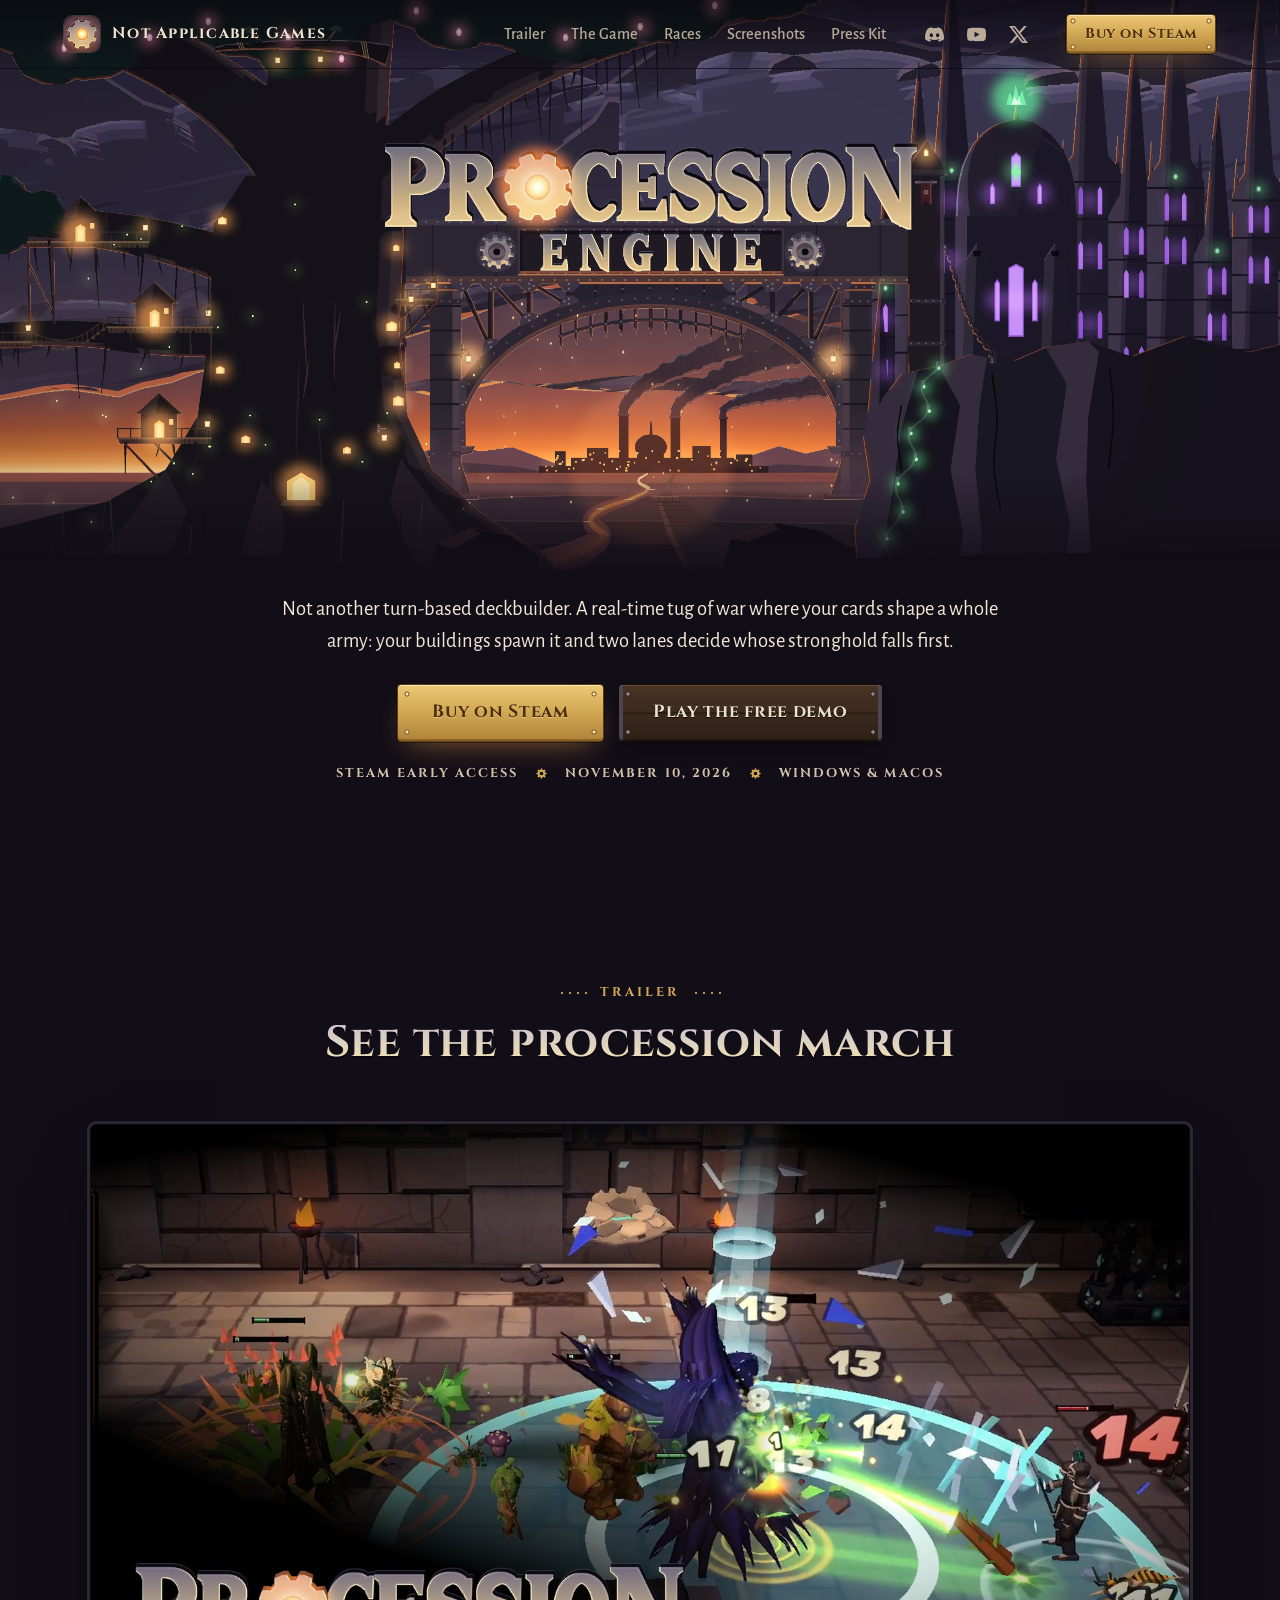
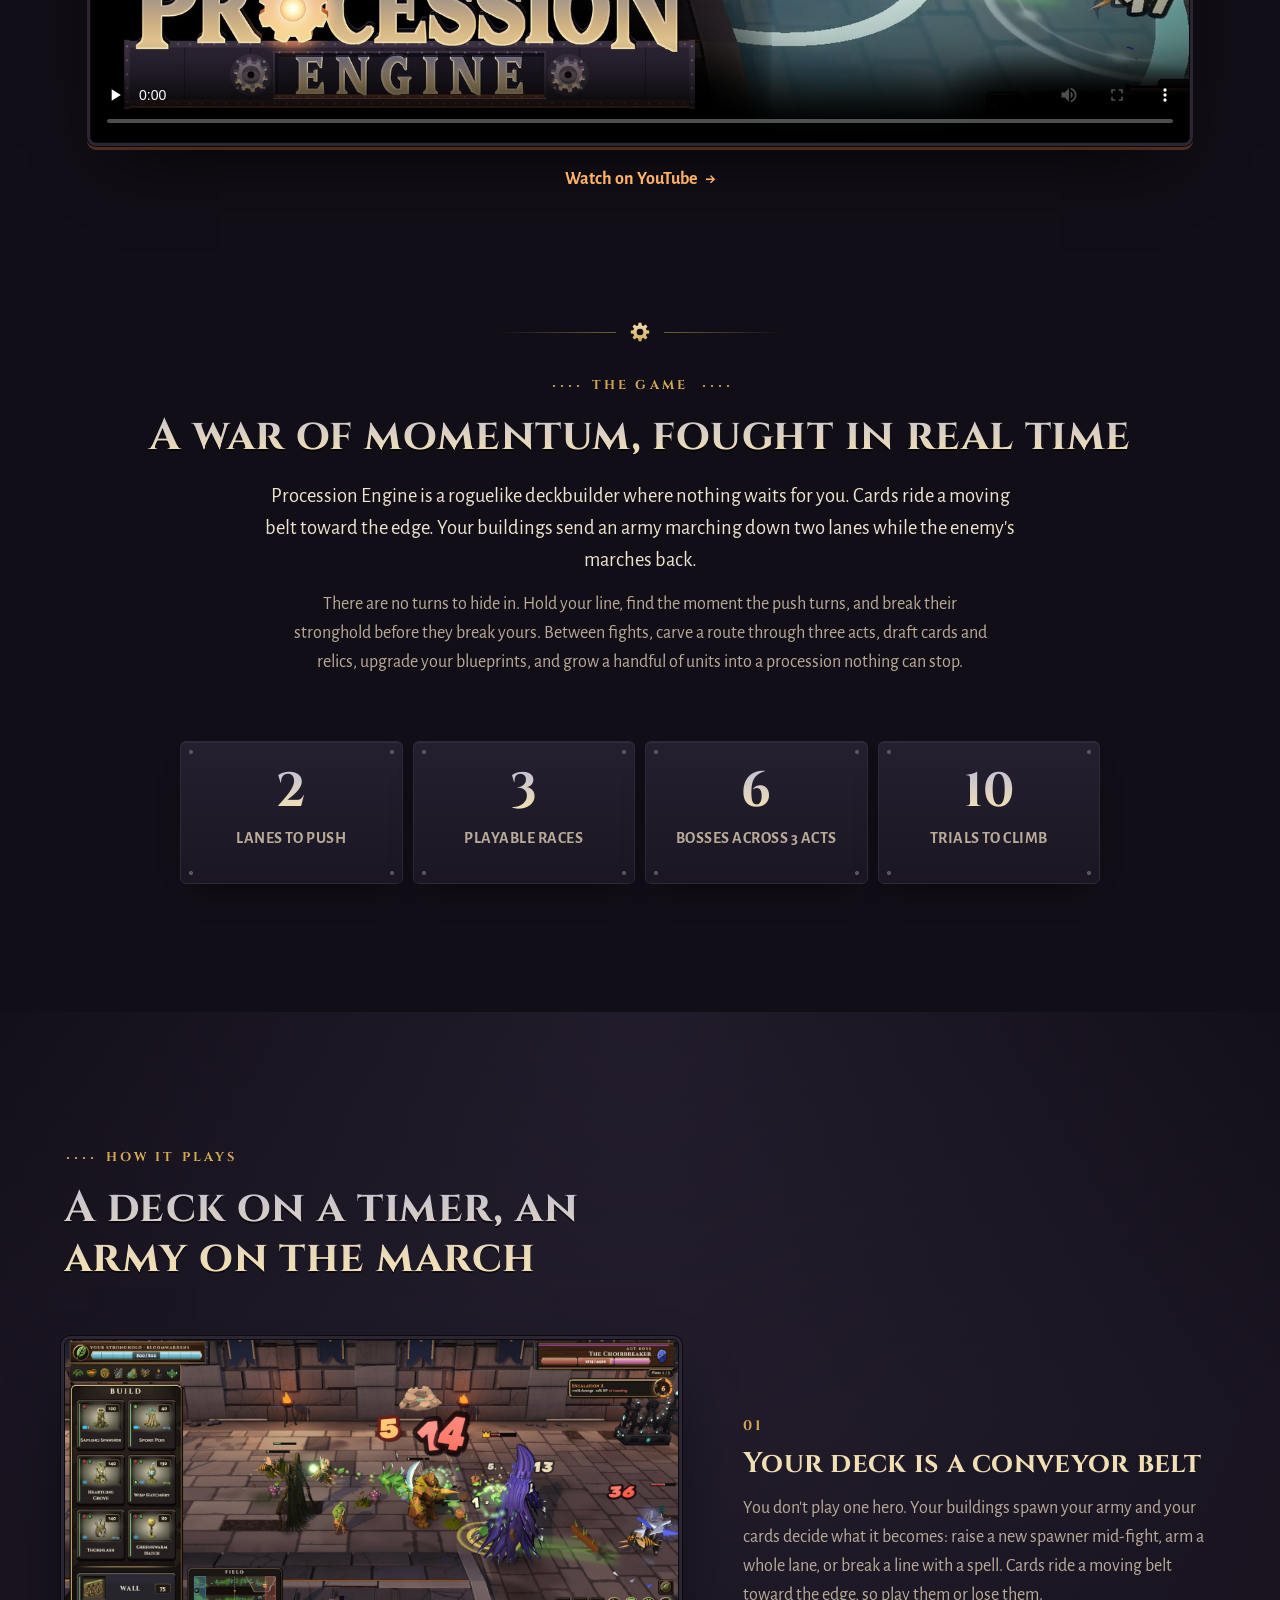
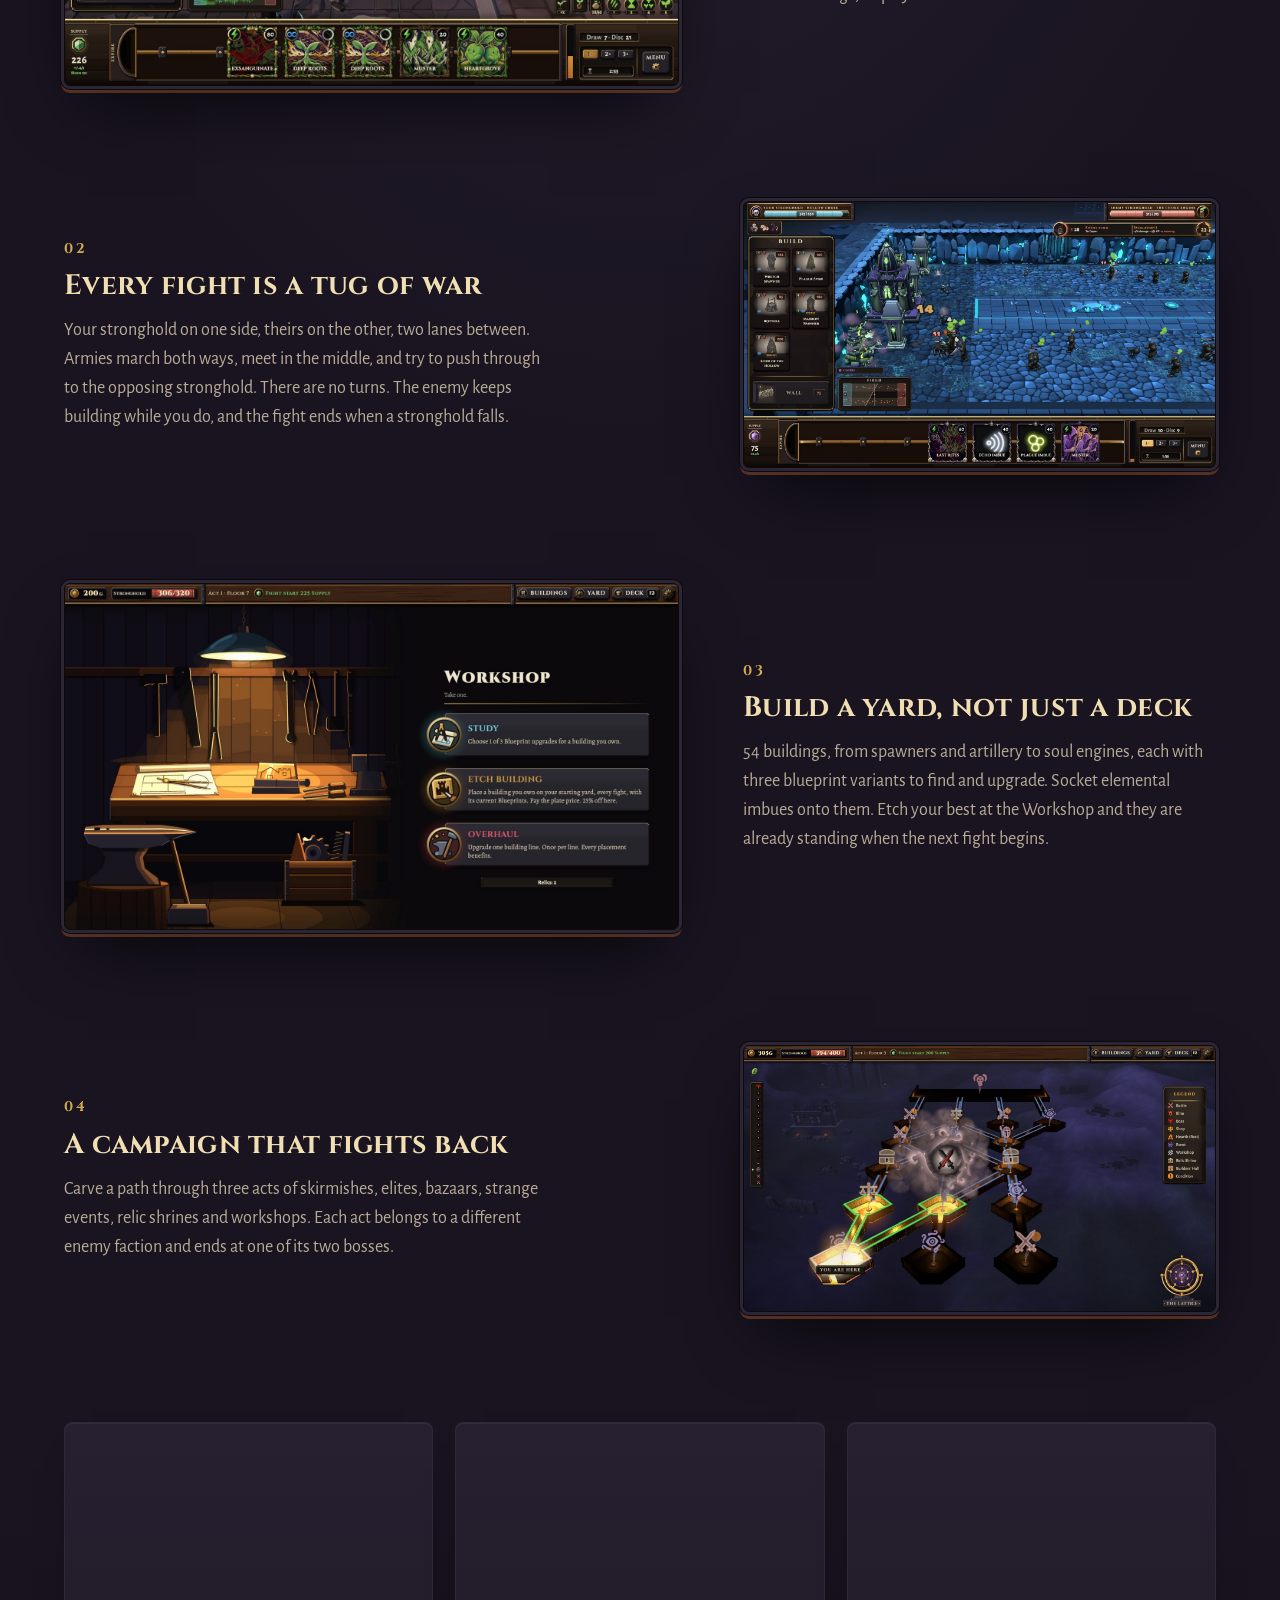
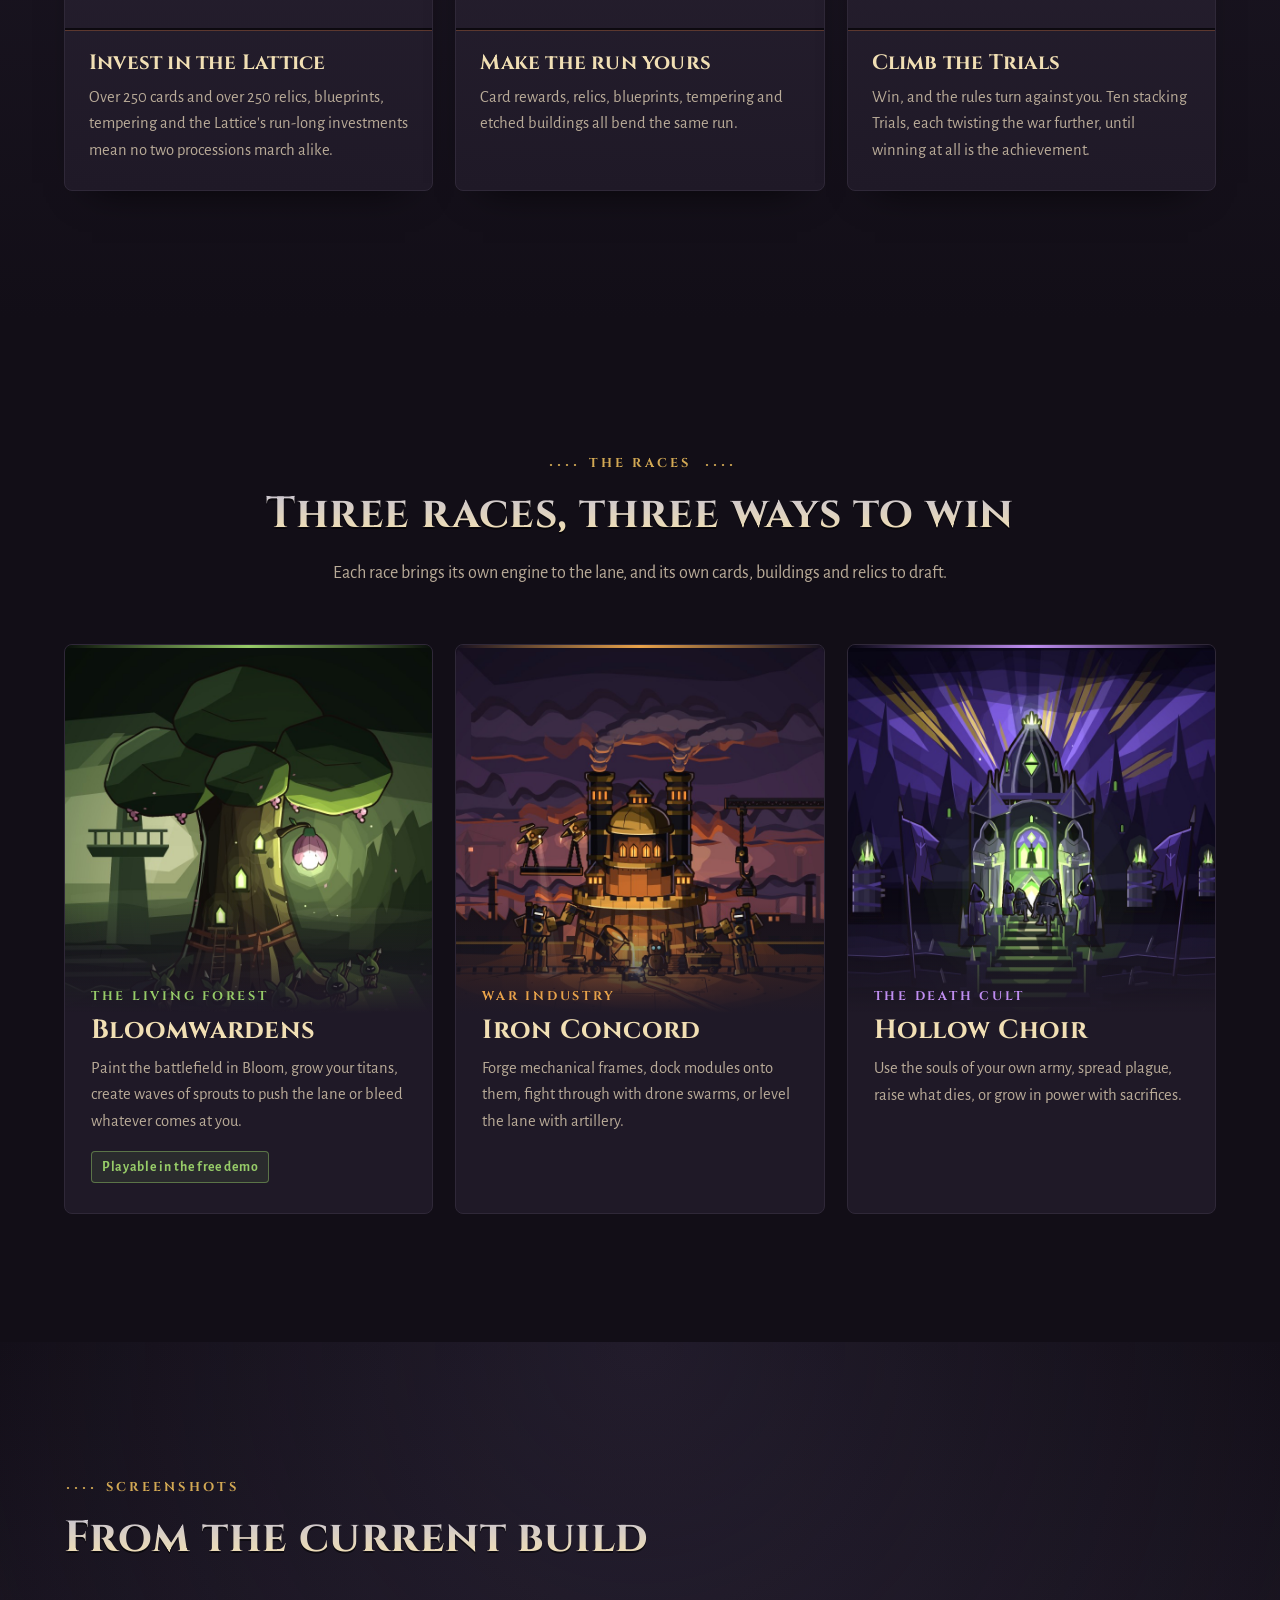
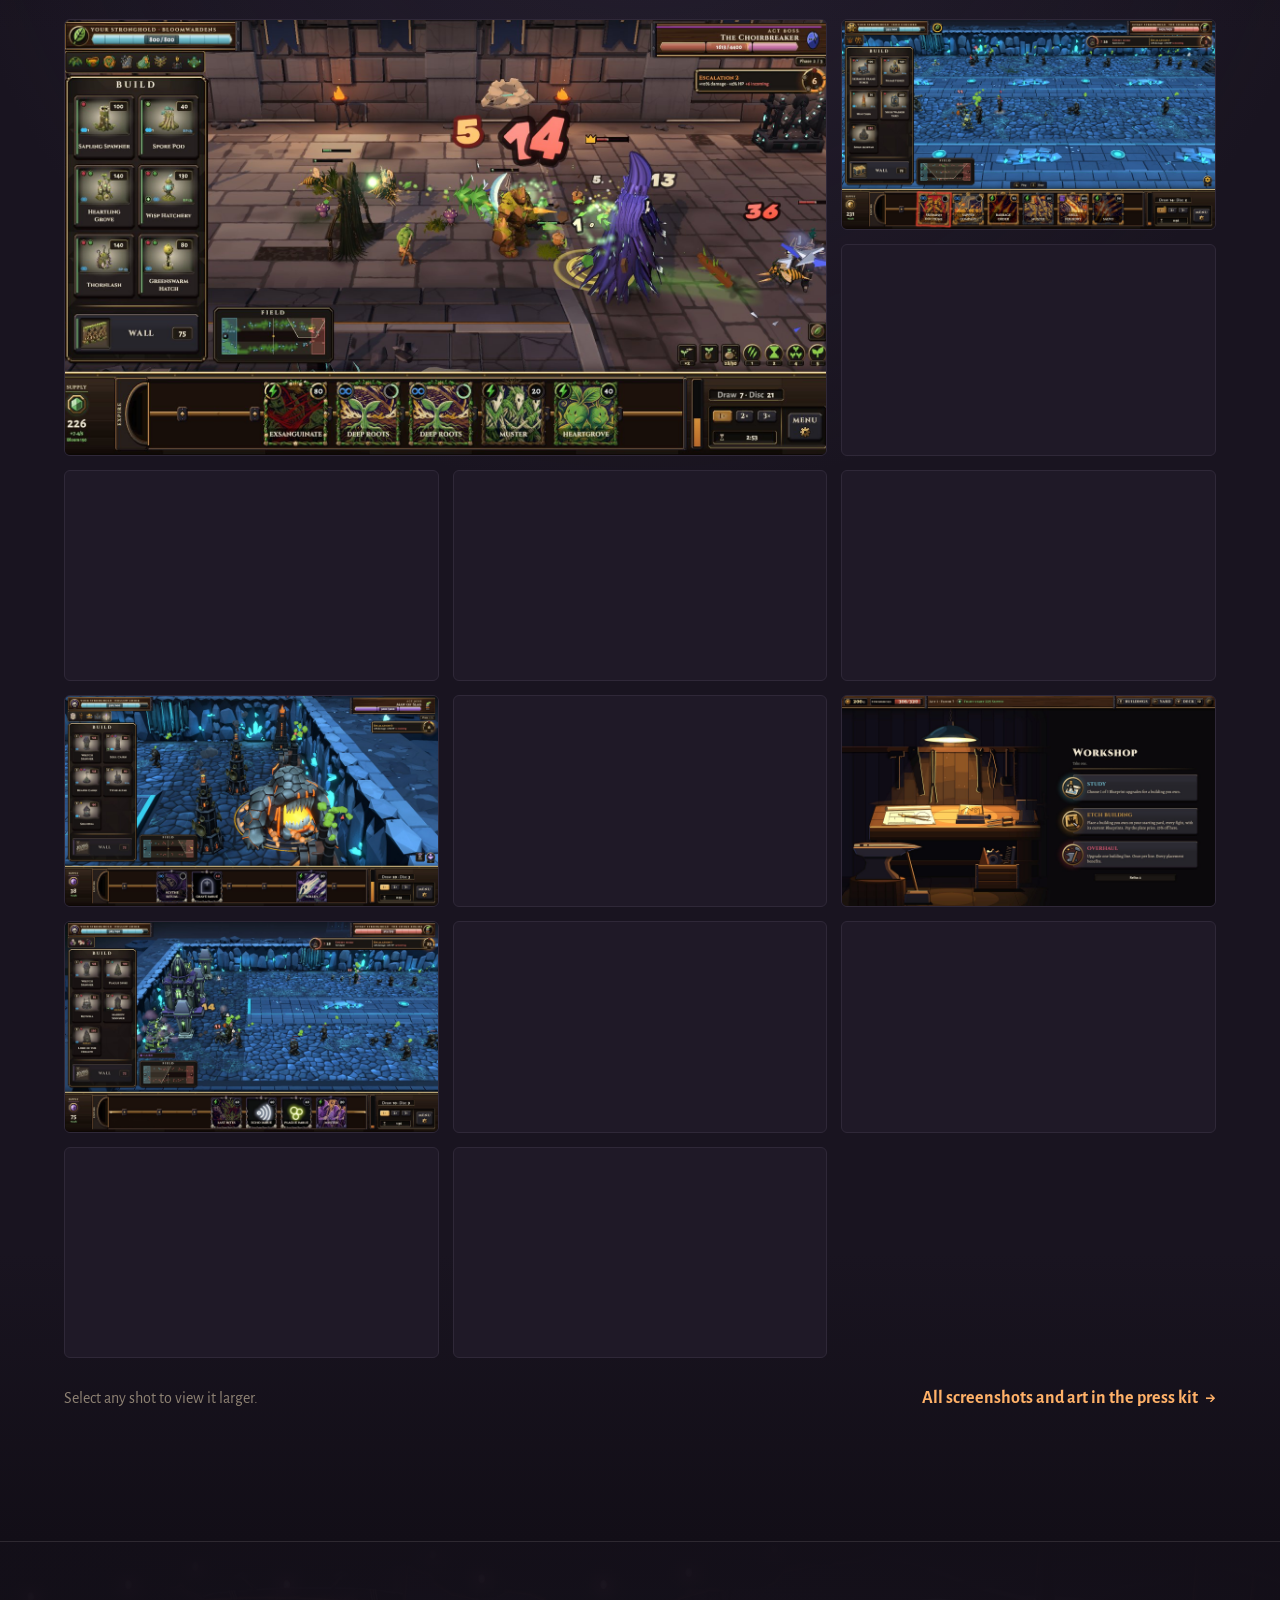
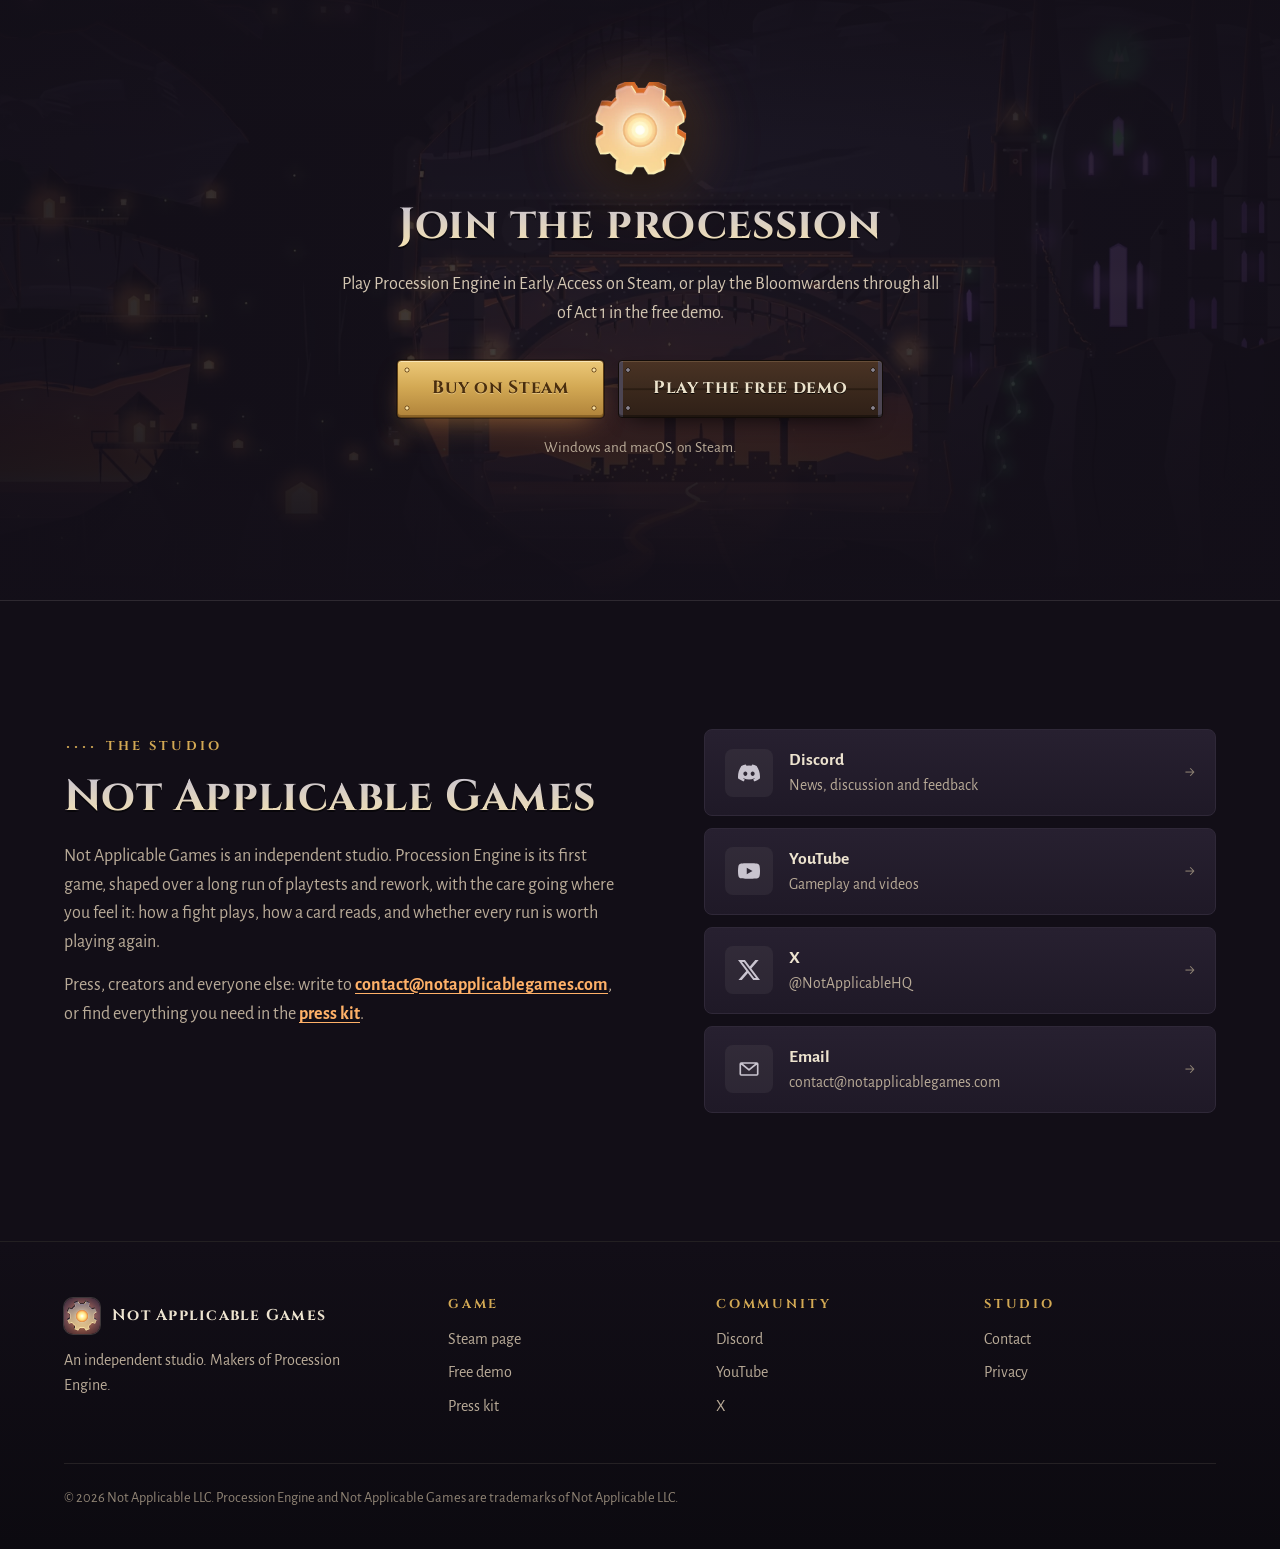
<file: index.html>
<!DOCTYPE html>
<html lang="en">
<head>
<meta charset="utf-8">
<meta name="viewport" content="width=device-width, initial-scale=1">
<title>Procession Engine | Real-Time Tug of War Deckbuilder</title>
<meta name="description" content="Not another turn-based deckbuilder. A real-time tug of war where your cards shape a whole army: your buildings spawn it and two lanes decide whose stronghold falls first.">
<link rel="canonical" href="https://notapplicablegames.com/">
<meta name="theme-color" content="#0a090c">
<meta name="color-scheme" content="dark">
<link rel="icon" type="image/png" href="assets/favicon_64.png?v=4">
<link rel="apple-touch-icon" href="assets/apple_touch_icon.png?v=4">

<meta property="og:type" content="website">
<meta property="og:site_name" content="Not Applicable Games">
<meta property="og:url" content="https://notapplicablegames.com/">
<meta property="og:title" content="Procession Engine | Not Applicable Games">
<meta property="og:description" content="Not another turn-based deckbuilder. A real-time tug of war where your cards shape a whole army: your buildings spawn it and two lanes decide whose stronghold falls first.">
<meta property="og:image" content="https://notapplicablegames.com/assets/social_card.jpg?v=7">
<meta property="og:image:width" content="1200">
<meta property="og:image:height" content="630">
<meta property="og:image:alt" content="Procession Engine: the game's name above a great orange cog setting like a sun, where two silhouetted armies clash in its white-hot eye between a tree fortress and a spired keep.">
<meta name="twitter:card" content="summary_large_image">
<meta name="twitter:site" content="@NotApplicableHQ">
<meta name="twitter:title" content="Procession Engine | Not Applicable Games">
<meta name="twitter:description" content="Not another turn-based deckbuilder. A real-time tug of war where your cards shape a whole army: your buildings spawn it and two lanes decide whose stronghold falls first.">
<meta name="twitter:image" content="https://notapplicablegames.com/assets/social_card.jpg?v=7">
<meta name="twitter:image:alt" content="Procession Engine: the game's name above a great orange cog setting like a sun, where two silhouetted armies clash in its white-hot eye between a tree fortress and a spired keep.">

<link rel="preconnect" href="https://fonts.googleapis.com">
<link rel="preconnect" href="https://fonts.gstatic.com" crossorigin>
<link rel="stylesheet" href="https://fonts.googleapis.com/css2?family=Alegreya+Sans:ital,wght@0,400;0,500;0,700;1,400&amp;family=Cinzel:wght@700&amp;display=swap">
<link rel="stylesheet" href="style.css?v=11">
<script>document.documentElement.classList.add('js');</script>
<script src="site.js?v=7" defer></script>

<script type="application/ld+json">
{
  "@context": "https://schema.org",
  "@type": "VideoGame",
  "name": "Procession Engine",
  "url": "https://notapplicablegames.com/",
  "image": "https://notapplicablegames.com/assets/social_card.jpg?v=7",
  "description": "Not another turn-based deckbuilder. A real-time tug of war where your cards shape a whole army: your buildings spawn it and two lanes decide whose stronghold falls first.",
  "genre": ["Strategy", "Roguelike Deckbuilder", "Roguelike"],
  "gamePlatform": ["Windows", "macOS"],
  "playMode": ["SinglePlayer", "CoOp", "MultiPlayer"],
  "numberOfPlayers": { "@type": "QuantitativeValue", "minValue": 1, "maxValue": 3 },
  "operatingSystem": "Windows, macOS",
  "applicationCategory": "Game",
  "inLanguage": ["en", "de", "fr", "es-ES", "es-419", "pt-BR", "ru", "ja", "ko", "zh-CN", "zh-TW"],
  "author": { "@type": "Organization", "name": "Not Applicable Games", "url": "https://notapplicablegames.com/" },
  "publisher": { "@type": "Organization", "name": "Not Applicable Games", "url": "https://notapplicablegames.com/" },
  "sameAs": ["https://store.steampowered.com/app/4995080/"]
}
</script>
</head>
<body class="home">

<svg class="visually-hidden" aria-hidden="true" focusable="false">
  <symbol id="i-discord" viewBox="0 0 24 24"><path fill="currentColor" d="M20.317 4.37a19.79 19.79 0 0 0-4.885-1.515.074.074 0 0 0-.079.037c-.21.375-.444.865-.608 1.25a18.27 18.27 0 0 0-5.487 0 12.64 12.64 0 0 0-.617-1.25.077.077 0 0 0-.079-.037A19.74 19.74 0 0 0 3.677 4.37a.07.07 0 0 0-.032.027C.533 9.046-.32 13.58.099 18.057a.082.082 0 0 0 .031.057 19.9 19.9 0 0 0 5.993 3.03.078.078 0 0 0 .084-.028c.462-.63.874-1.295 1.226-1.994a.076.076 0 0 0-.041-.106 13.1 13.1 0 0 1-1.872-.892.077.077 0 0 1-.008-.128c.126-.094.252-.192.372-.291a.074.074 0 0 1 .078-.01c3.928 1.793 8.18 1.793 12.062 0a.074.074 0 0 1 .078.01c.12.098.246.198.373.292a.077.077 0 0 1-.006.127 12.3 12.3 0 0 1-1.873.892.077.077 0 0 0-.041.107c.36.698.772 1.362 1.225 1.993a.076.076 0 0 0 .084.028 19.84 19.84 0 0 0 6.002-3.03.077.077 0 0 0 .032-.054c.5-5.177-.838-9.674-3.549-13.66a.061.061 0 0 0-.031-.03ZM8.02 15.33c-1.182 0-2.157-1.085-2.157-2.419 0-1.333.956-2.419 2.157-2.419 1.21 0 2.176 1.096 2.157 2.42 0 1.333-.956 2.418-2.157 2.418Zm7.975 0c-1.183 0-2.157-1.085-2.157-2.419 0-1.333.955-2.419 2.157-2.419 1.21 0 2.176 1.096 2.157 2.42 0 1.333-.946 2.418-2.157 2.418Z"/></symbol>
  <symbol id="i-youtube" viewBox="0 0 24 24"><path fill="currentColor" d="M23.5 6.19a3.02 3.02 0 0 0-2.12-2.14C19.5 3.55 12 3.55 12 3.55s-7.5 0-9.38.5A3.02 3.02 0 0 0 .5 6.19 31.6 31.6 0 0 0 0 12a31.6 31.6 0 0 0 .5 5.81 3.02 3.02 0 0 0 2.12 2.14c1.88.5 9.38.5 9.38.5s7.5 0 9.38-.5a3.02 3.02 0 0 0 2.12-2.14A31.6 31.6 0 0 0 24 12a31.6 31.6 0 0 0-.5-5.81ZM9.55 15.57V8.43L15.82 12l-6.27 3.57Z"/></symbol>
  <symbol id="i-x" viewBox="0 0 24 24"><path fill="currentColor" d="M18.9 1.15h3.68l-8.04 9.19L24 22.85h-7.4l-5.8-7.59-6.64 7.59H.47l8.6-9.83L0 1.15h7.59l5.25 6.93 6.06-6.93Zm-1.29 19.5h2.04L6.49 3.24H4.3l13.31 17.41Z"/></symbol>
  <symbol id="i-mail" viewBox="0 0 24 24"><path fill="none" stroke="currentColor" stroke-width="1.8" stroke-linecap="round" stroke-linejoin="round" d="M3.5 5.5h17a1 1 0 0 1 1 1v11a1 1 0 0 1-1 1h-17a1 1 0 0 1-1-1v-11a1 1 0 0 1 1-1Zm0 .5 8.5 7 8.5-7"/></symbol>
</svg>

<a class="skip-link" href="#main">Skip to content</a>

<header class="site-nav" id="top">
  <nav class="nav-inner" aria-label="Main">
    <a class="brand" href="./"><img src="assets/favicon_64.png?v=4" alt="" width="36" height="36">Not Applicable Games</a>
    <button class="nav-toggle" type="button" aria-expanded="false" aria-controls="nav-links"><span class="nav-toggle-bars" aria-hidden="true"></span><span class="visually-hidden">Menu</span></button>
    <ul class="nav-links" id="nav-links">
      <li><a href="#trailer">Trailer</a></li>
      <li><a href="#game">The Game</a></li>
      <li><a href="#races">Races</a></li>
      <li><a href="#media">Screenshots</a></li>
      <li><a href="press.html">Press Kit</a></li>
      <li class="nav-social">
        <a href="https://discord.gg/k9yunfytf9" aria-label="Discord"><svg aria-hidden="true"><use href="#i-discord"/></svg></a>
        <a href="https://www.youtube.com/@NotApplicableHQ" aria-label="YouTube"><svg aria-hidden="true"><use href="#i-youtube"/></svg></a>
        <a href="https://x.com/NotApplicableHQ" aria-label="X"><svg aria-hidden="true"><use href="#i-x"/></svg></a>
      </li>
      <li class="nav-cta"><a class="btn btn-primary btn-sm" href="https://store.steampowered.com/app/4995080/">Buy on Steam</a></li>
    </ul>
  </nav>
</header>

<main id="main">

<section class="hero" aria-labelledby="hero-title">
  <div class="hero-scene">
    <div class="stage">
      <div class="pl pl-sky" aria-hidden="true"><picture><source type="image/avif" srcset="assets/home/sky.avif 2560w, assets/home/sky@2x.avif 5120w" sizes="(max-aspect-ratio: 2/3) 237vw, (max-aspect-ratio: 3/2) 152vh, 100vw"><source type="image/webp" srcset="assets/home/sky.webp 2560w, assets/home/sky@2x.webp 5120w" sizes="(max-aspect-ratio: 2/3) 237vw, (max-aspect-ratio: 3/2) 152vh, 100vw"><img src="assets/home/sky.jpg" width="2560" height="1080" alt="" decoding="async" fetchpriority="high"></picture></div>
      <div class="pl pl-cloud-high" aria-hidden="true"><picture><source type="image/avif" srcset="assets/home/cloud_high.avif 2560w, assets/home/cloud_high@2x.avif 5120w" sizes="(max-aspect-ratio: 2/3) 237vw, (max-aspect-ratio: 3/2) 152vh, 100vw"><source type="image/webp" srcset="assets/home/cloud_high.webp 2560w, assets/home/cloud_high@2x.webp 5120w" sizes="(max-aspect-ratio: 2/3) 237vw, (max-aspect-ratio: 3/2) 152vh, 100vw"><img src="assets/home/cloud_high.png" width="2560" height="222" alt="" decoding="async"></picture></div>
      <div class="pl pl-cloud-mid" aria-hidden="true"><picture><source type="image/avif" srcset="assets/home/cloud_mid.avif 2560w, assets/home/cloud_mid@2x.avif 5120w" sizes="(max-aspect-ratio: 2/3) 237vw, (max-aspect-ratio: 3/2) 152vh, 100vw"><source type="image/webp" srcset="assets/home/cloud_mid.webp 2560w, assets/home/cloud_mid@2x.webp 5120w" sizes="(max-aspect-ratio: 2/3) 237vw, (max-aspect-ratio: 3/2) 152vh, 100vw"><img src="assets/home/cloud_mid.png" width="2560" height="497" alt="" decoding="async"></picture></div>
      <div class="pl pl-cloud-low" aria-hidden="true"><picture><source type="image/avif" srcset="assets/home/cloud_low.avif 2560w, assets/home/cloud_low@2x.avif 5120w" sizes="(max-aspect-ratio: 2/3) 237vw, (max-aspect-ratio: 3/2) 152vh, 100vw"><source type="image/webp" srcset="assets/home/cloud_low.webp 2560w, assets/home/cloud_low@2x.webp 5120w" sizes="(max-aspect-ratio: 2/3) 237vw, (max-aspect-ratio: 3/2) 152vh, 100vw"><img src="assets/home/cloud_low.png" width="2560" height="291" alt="" decoding="async"></picture></div>
      <div class="pl pl-valley" aria-hidden="true"><picture><source type="image/avif" srcset="assets/home/valley.avif 2560w, assets/home/valley@2x.avif 5120w" sizes="(max-aspect-ratio: 2/3) 237vw, (max-aspect-ratio: 3/2) 152vh, 100vw"><source type="image/webp" srcset="assets/home/valley.webp 2560w, assets/home/valley@2x.webp 5120w" sizes="(max-aspect-ratio: 2/3) 237vw, (max-aspect-ratio: 3/2) 152vh, 100vw"><img src="assets/home/valley.png" width="2560" height="304" alt="" decoding="async"></picture></div>
      <div class="pl pl-smoke1" aria-hidden="true"><picture><source type="image/avif" srcset="assets/home/smoke1.avif 2560w, assets/home/smoke1@2x.avif 5120w" sizes="(max-aspect-ratio: 2/3) 237vw, (max-aspect-ratio: 3/2) 152vh, 100vw"><source type="image/webp" srcset="assets/home/smoke1.webp 2560w, assets/home/smoke1@2x.webp 5120w" sizes="(max-aspect-ratio: 2/3) 237vw, (max-aspect-ratio: 3/2) 152vh, 100vw"><img src="assets/home/smoke1.png" width="430" height="208" alt="" decoding="async"></picture></div>
      <div class="pl pl-smoke2" aria-hidden="true"><picture><source type="image/avif" srcset="assets/home/smoke2.avif 2560w, assets/home/smoke2@2x.avif 5120w" sizes="(max-aspect-ratio: 2/3) 237vw, (max-aspect-ratio: 3/2) 152vh, 100vw"><source type="image/webp" srcset="assets/home/smoke2.webp 2560w, assets/home/smoke2@2x.webp 5120w" sizes="(max-aspect-ratio: 2/3) 237vw, (max-aspect-ratio: 3/2) 152vh, 100vw"><img src="assets/home/smoke2.png" width="426" height="192" alt="" decoding="async"></picture></div>
      <div class="pl pl-smoke3" aria-hidden="true"><picture><source type="image/avif" srcset="assets/home/smoke3.avif 2560w, assets/home/smoke3@2x.avif 5120w" sizes="(max-aspect-ratio: 2/3) 237vw, (max-aspect-ratio: 3/2) 152vh, 100vw"><source type="image/webp" srcset="assets/home/smoke3.webp 2560w, assets/home/smoke3@2x.webp 5120w" sizes="(max-aspect-ratio: 2/3) 237vw, (max-aspect-ratio: 3/2) 152vh, 100vw"><img src="assets/home/smoke3.png" width="424" height="113" alt="" decoding="async"></picture></div>
      <div class="pl pl-front" aria-hidden="true"><picture><source type="image/avif" srcset="assets/home/front.avif 2560w, assets/home/front@2x.avif 5120w" sizes="(max-aspect-ratio: 2/3) 237vw, (max-aspect-ratio: 3/2) 152vh, 100vw"><source type="image/webp" srcset="assets/home/front.webp 2560w, assets/home/front@2x.webp 5120w" sizes="(max-aspect-ratio: 2/3) 237vw, (max-aspect-ratio: 3/2) 152vh, 100vw"><img src="assets/home/front.png" width="2560" height="1080" alt="" decoding="async" fetchpriority="high"></picture></div>
      <h1 class="pl pl-logo" id="hero-title"><picture><source type="image/avif" srcset="assets/home/logo.avif 2560w, assets/home/logo@2x.avif 5120w" sizes="(max-aspect-ratio: 2/3) 237vw, (max-aspect-ratio: 3/2) 152vh, 100vw"><source type="image/webp" srcset="assets/home/logo.webp 2560w, assets/home/logo@2x.webp 5120w" sizes="(max-aspect-ratio: 2/3) 237vw, (max-aspect-ratio: 3/2) 152vh, 100vw"><img src="assets/home/logo.png" width="1000" height="242" alt="Procession Engine" decoding="async" fetchpriority="high"></picture></h1>
      <div class="pl pl-glow-lamps" aria-hidden="true"><picture><source type="image/avif" srcset="assets/home/glow_lamps.avif 2560w, assets/home/glow_lamps@2x.avif 5120w" sizes="(max-aspect-ratio: 2/3) 237vw, (max-aspect-ratio: 3/2) 152vh, 100vw"><source type="image/webp" srcset="assets/home/glow_lamps.webp 2560w, assets/home/glow_lamps@2x.webp 5120w" sizes="(max-aspect-ratio: 2/3) 237vw, (max-aspect-ratio: 3/2) 152vh, 100vw"><img src="assets/home/glow_lamps.jpg" width="1892" height="1044" alt="" decoding="async"></picture></div>
      <div class="pl pl-glow-flame" aria-hidden="true"><picture><source type="image/avif" srcset="assets/home/glow_flame.avif 2560w, assets/home/glow_flame@2x.avif 5120w" sizes="(max-aspect-ratio: 2/3) 237vw, (max-aspect-ratio: 3/2) 152vh, 100vw"><source type="image/webp" srcset="assets/home/glow_flame.webp 2560w, assets/home/glow_flame@2x.webp 5120w" sizes="(max-aspect-ratio: 2/3) 237vw, (max-aspect-ratio: 3/2) 152vh, 100vw"><img src="assets/home/glow_flame.jpg" width="136" height="136" alt="" decoding="async"></picture></div>
      <div class="pl pl-glow-eye" aria-hidden="true"><picture><source type="image/avif" srcset="assets/home/glow_eye.avif 2560w, assets/home/glow_eye@2x.avif 5120w" sizes="(max-aspect-ratio: 2/3) 237vw, (max-aspect-ratio: 3/2) 152vh, 100vw"><source type="image/webp" srcset="assets/home/glow_eye.webp 2560w, assets/home/glow_eye@2x.webp 5120w" sizes="(max-aspect-ratio: 2/3) 237vw, (max-aspect-ratio: 3/2) 152vh, 100vw"><img src="assets/home/glow_eye.jpg" width="194" height="192" alt="" decoding="async"></picture></div>
    </div>
  </div>
  <div class="hero-inner">
    <div class="hero-copy">
      <p class="lede">Not another turn-based deckbuilder. A real-time tug of war where your cards shape a whole army: your buildings spawn it and two lanes decide whose stronghold falls first.</p>
      <div class="btn-row">
        <a class="btn btn-primary btn-lg" href="https://store.steampowered.com/app/4995080/">Buy on Steam</a>
        <a class="btn btn-lg" href="https://store.steampowered.com/app/5114550/">Play the free demo</a>
      </div>
      <ul class="hero-meta" aria-label="Release details">
        <li>Steam Early Access</li>
        <li>November 10, 2026</li>
        <li>Windows &amp; macOS</li>
      </ul>
    </div>
  </div>
</section>

<section class="section trailer" id="trailer" aria-labelledby="trailer-title">
  <div class="container">
    <div class="section-head center">
      <span class="eyebrow centered">Trailer</span>
      <h2 id="trailer-title">See the procession march</h2>
    </div>
    <div class="shot-frame trailer-frame">
      <video controls playsinline preload="none" poster="assets/trailer_poster_web.jpg?v=5" width="1920" height="1080">
        <source src="assets/trailer_procession_engine.mp4?v=5" type="video/mp4">
        <a href="assets/trailer_procession_engine.mp4?v=5">Download the trailer (MP4)</a>
      </video>
    </div>
    <p class="trailer-dl"><a class="text-link" href="https://www.youtube.com/watch?v=ug0qI3FrCT4">Watch on YouTube <span aria-hidden="true">&rarr;</span></a></p>
  </div>
</section>

<section class="section intro" id="game" aria-labelledby="game-title">
  <div class="container">
    <div class="ornament" aria-hidden="true"><span></span></div>
    <span class="eyebrow centered">The game</span>
    <h2 id="game-title">A war of momentum, fought in real time</h2>
    <p class="lede">Procession Engine is a roguelike deckbuilder where nothing waits for you. Cards ride a moving belt toward the edge. Your buildings send an army marching down two lanes while the enemy's marches back.</p>
    <p>There are no turns to hide in. Hold your line, find the moment the push turns, and break their stronghold before they break yours. Between fights, carve a route through three acts, draft cards and relics, upgrade your blueprints, and grow a handful of units into a procession nothing can stop.</p>
    <ul class="pillars">
      <li><span class="num">2</span><span class="label">lanes to push</span></li>
      <li><span class="num">3</span><span class="label">playable races</span></li>
      <li><span class="num">6</span><span class="label">bosses across 3 acts</span></li>
      <li><span class="num">10</span><span class="label">Trials to climb</span></li>
    </ul>
  </div>
</section>

<section class="section section-alt" id="features" aria-labelledby="features-title">
  <div class="container">
    <div class="section-head">
      <span class="eyebrow">How it plays</span>
      <h2 id="features-title">A deck on a timer, an army on the march</h2>
    </div>

    <article class="feature">
      <a class="feature-media shot-frame" href="assets/shot01_bloomwardens_choirbreaker.png" data-lightbox="features" data-src="assets/shot01_bloomwardens_choirbreaker_web.jpg" data-caption="Bloomwardens against the Choirbreaker, an act boss.">
        <img src="assets/shot01_bloomwardens_choirbreaker_web.jpg" width="1600" height="900" loading="lazy" decoding="async" alt="A Bloomwarden boss fight in a torch-lit stone hall: thorn and sprout units strike the Choirbreaker, a tall violet horror, as hit numbers rise, with five cards riding the belt below.">
      </a>
      <div class="feature-text">
        <span class="feature-num">01</span>
        <h3>Your deck is a conveyor belt</h3>
        <p>You don't play one hero. Your buildings spawn your army and your cards decide what it becomes: raise a new spawner mid-fight, arm a whole lane, or break a line with a spell. Cards ride a moving belt toward the edge, so play them or lose them.</p>
      </div>
    </article>

    <article class="feature flip">
      <a class="feature-media shot-frame" href="assets/shot10_hollowchoir_two_lanes.png" data-lightbox="features" data-src="assets/shot10_hollowchoir_two_lanes_web.jpg" data-caption="Hollow Choir pushes both lanes against the Choke Engine.">
        <img src="assets/shot10_hollowchoir_two_lanes_web.jpg" width="1600" height="900" loading="lazy" decoding="async" alt="A wide view of a Hollow Choir fight in a blue crystal cavern: Choir units and Choke Engine bodies fill both lanes, with Last Rites, Echo Imbue, Plague Imbue and Muster on the belt.">
      </a>
      <div class="feature-text">
        <span class="feature-num">02</span>
        <h3>Every fight is a tug of war</h3>
        <p>Your stronghold on one side, theirs on the other, two lanes between. Armies march both ways, meet in the middle, and try to push through to the opposing stronghold. There are no turns. The enemy keeps building while you do, and the fight ends when a stronghold falls.</p>
      </div>
    </article>

    <article class="feature">
      <a class="feature-media shot-frame" href="assets/shot09_workshop.png" data-lightbox="features" data-src="assets/shot09_workshop_web.jpg" data-caption="The Workshop: study, etch or overhaul.">
        <img src="assets/shot09_workshop_web.jpg" width="1600" height="900" loading="lazy" decoding="async" alt="The Workshop: a lamp-lit workbench with tools and an anvil beside three choices, Study, Etch Building and Overhaul.">
      </a>
      <div class="feature-text">
        <span class="feature-num">03</span>
        <h3>Build a yard, not just a deck</h3>
        <p>54 buildings, from spawners and artillery to soul engines, each with three blueprint variants to find and upgrade. Socket elemental imbues onto them. Etch your best at the Workshop and they are already standing when the next fight begins.</p>
      </div>
    </article>

    <article class="feature flip">
      <a class="feature-media shot-frame" href="assets/shot04_map_act1.png" data-lightbox="features" data-src="assets/shot04_map_act1_web.jpg" data-caption="The act one map, with the next rooms lit.">
        <img src="assets/shot04_map_act1_web.jpg" width="1600" height="900" loading="lazy" decoding="async" alt="The act one map: rooms on raised platforms joined by paths, the two next rooms outlined in green, a room legend on the right and the Lattice dial in the corner.">
      </a>
      <div class="feature-text">
        <span class="feature-num">04</span>
        <h3>A campaign that fights back</h3>
        <p>Carve a path through three acts of skirmishes, elites, bazaars, strange events, relic shrines and workshops. Each act belongs to a different enemy faction and ends at one of its two bosses.</p>
      </div>
    </article>

    <div class="cards">
      <article class="card">
        <a class="card-media" href="assets/shot14_lattice.png" data-lightbox="features" data-src="assets/shot14_lattice_web.jpg" data-caption="The Lattice, a run-long web of investments.">
          <img src="assets/shot14_lattice_web.jpg" width="1600" height="900" loading="lazy" decoding="async" alt="The Lattice: investments set around a brass dial, with the Bookkeeper's upgrade panel open on the right.">
        </a>
        <div class="card-body">
          <h3>Invest in the Lattice</h3>
          <p>Over 250 cards and over 250 relics, blueprints, tempering and the Lattice's run-long investments mean no two processions march alike.</p>
        </div>
      </article>
      <article class="card">
        <a class="card-media" href="assets/shot12_bazaar.png" data-lightbox="features" data-src="assets/shot12_bazaar_web.jpg" data-caption="The Bazaar.">
          <img src="assets/shot12_bazaar_web.jpg" width="1600" height="900" loading="lazy" decoding="async" alt="The Bazaar on a Bloomwarden run: five cards, three relics and two blueprints for sale, with cull, temper, etching and imbue services on the right.">
        </a>
        <div class="card-body">
          <h3>Make the run yours</h3>
          <p>Card rewards, relics, blueprints, tempering and etched buildings all bend the same run.</p>
        </div>
      </article>
      <article class="card">
        <a class="card-media" href="assets/shot08_race_select.png" data-lightbox="features" data-src="assets/shot08_race_select_web.jpg" data-caption="Choosing a race and a Trial.">
          <img src="assets/shot08_race_select_web.jpg" width="1600" height="900" loading="lazy" decoding="async" alt="The race select screen: three drawn scenes side by side, a great tree for the Bloomwardens, a foundry for the Iron Concord and a lit chapel for the Hollow Choir, with Trial 10 set below.">
        </a>
        <div class="card-body">
          <h3>Climb the Trials</h3>
          <p>Win, and the rules turn against you. Ten stacking Trials, each twisting the war further, until winning at all is the achievement.</p>
        </div>
      </article>
    </div>
  </div>
</section>

<section class="section" id="races" aria-labelledby="races-title">
  <div class="container">
    <div class="section-head center">
      <span class="eyebrow centered">The races</span>
      <h2 id="races-title">Three races, three ways to win</h2>
      <p>Each race brings its own engine to the lane, and its own cards, buildings and relics to draft.</p>
    </div>
    <div class="races">
      <article class="race race--bloom">
        <div class="race-art" role="img" aria-label="The Bloomwardens' great tree at night, its windows lit and a lantern flower glowing, with sprouts gathered at its roots."></div>
        <div class="race-body">
          <span class="race-tag">The living forest</span>
          <h3>Bloomwardens</h3>
          <p>Paint the battlefield in Bloom, grow your titans, create waves of sprouts to push the lane or bleed whatever comes at you.</p>
          <span class="race-note">Playable in the free demo</span>
        </div>
      </article>
      <article class="race race--iron">
        <div class="race-art" role="img" aria-label="The Iron Concord's foundry under a red dusk sky, smokestacks burning, with war frames at work in the forge light."></div>
        <div class="race-body">
          <span class="race-tag">War industry</span>
          <h3>Iron Concord</h3>
          <p>Forge mechanical frames, dock modules onto them, fight through with drone swarms, or level the lane with artillery.</p>
        </div>
      </article>
      <article class="race race--choir">
        <div class="race-art" role="img" aria-label="Hooded Hollow Choir pilgrims climbing green-lit steps to a chapel under violet rays."></div>
        <div class="race-body">
          <span class="race-tag">The death cult</span>
          <h3>Hollow Choir</h3>
          <p>Use the souls of your own army, spread plague, raise what dies, or grow in power with sacrifices.</p>
        </div>
      </article>
    </div>
  </div>
</section>

<section class="section section-alt" id="media" aria-labelledby="media-title">
  <div class="container">
    <div class="section-head">
      <span class="eyebrow">Screenshots</span>
      <h2 id="media-title">From the current build</h2>
    </div>
    <div class="gallery-grid">
      <a class="g-item feature-shot" href="assets/shot01_bloomwardens_choirbreaker.png" data-lightbox="gallery" data-src="assets/shot01_bloomwardens_choirbreaker_web.jpg" data-caption="Bloomwardens against the Choirbreaker, an act boss.">
        <img src="assets/shot01_bloomwardens_choirbreaker_web.jpg" width="1600" height="900" loading="lazy" decoding="async" alt="A Bloomwarden boss fight in a torch-lit stone hall: thorn and sprout units strike the Choirbreaker, a tall violet horror, as hit numbers rise, with five cards riding the belt below.">
      </a>
      <a class="g-item" href="assets/shot02_coop_three_lanes.png" data-lightbox="gallery" data-src="assets/shot02_coop_three_lanes_web.jpg" data-caption="Co-op: two players hold three lanes against the Choke Engine.">
        <img src="assets/shot02_coop_three_lanes_web.jpg" width="1600" height="900" loading="lazy" decoding="async" alt="A two-player co-op fight in a blue crystal cavern: Iron Concord frames and their partner's units push three lanes toward the Choke Engine's stronghold, with Ping and Draw prompts at the foot of the field.">
      </a>
      <a class="g-item" href="assets/shot03_ironconcord_empty_king.png" data-lightbox="gallery" data-src="assets/shot03_ironconcord_empty_king_web.jpg" data-caption="Iron Concord artillery against the Empty King, an act boss.">
        <img src="assets/shot03_ironconcord_empty_king_web.jpg" width="1600" height="900" loading="lazy" decoding="async" alt="An Iron Concord boss fight against the Empty King: a blast lands for 210 as an airship and a tracked war machine advance through orange smoke.">
      </a>
      <a class="g-item" href="assets/shot04_map_act1.png" data-lightbox="gallery" data-src="assets/shot04_map_act1_web.jpg" data-caption="The act one map, with the next rooms lit.">
        <img src="assets/shot04_map_act1_web.jpg" width="1600" height="900" loading="lazy" decoding="async" alt="The act one map: rooms on raised platforms joined by paths, the two next rooms outlined in green, a room legend on the right and the Lattice dial in the corner.">
      </a>
      <a class="g-item" href="assets/shot05_card_reward.png" data-lightbox="gallery" data-src="assets/shot05_card_reward_web.jpg" data-caption="Choosing a card after a fight.">
        <img src="assets/shot05_card_reward_web.jpg" width="1600" height="900" loading="lazy" decoding="async" alt="A Bloomwarden card reward: Pollen Cloud, Fertile Soil and Strangleroot in vine-wrapped frames, with a Skip button below.">
      </a>
      <a class="g-item" href="assets/shot06_hollowchoir_sundered.png" data-lightbox="gallery" data-src="assets/shot06_hollowchoir_sundered_web.jpg" data-caption="The Hollow Choir stronghold holds against the Sundered.">
        <img src="assets/shot06_hollowchoir_sundered_web.jpg" width="1600" height="900" loading="lazy" decoding="async" alt="A Hollow Choir fight in a stone hall: the Choir's violet stronghold towers on the left as its units meet Sundered lancers, with Hollow Vow, Plague Imbue, Fervent Chant and Shrouded March on the belt.">
      </a>
      <a class="g-item" href="assets/shot07_maw_of_slag.png" data-lightbox="gallery" data-src="assets/shot07_maw_of_slag_web.jpg" data-caption="The Maw of Slag, an act boss, bears down on a Hollow Choir yard.">
        <img src="assets/shot07_maw_of_slag_web.jpg" width="1600" height="900" loading="lazy" decoding="async" alt="A Hollow Choir boss fight in a blue crystal cavern: the Maw of Slag, a plated furnace beast with a glowing mouth, closes on the Choir's dark spires.">
      </a>
      <a class="g-item" href="assets/shot08_race_select.png" data-lightbox="gallery" data-src="assets/shot08_race_select_web.jpg" data-caption="Choosing a race and a Trial.">
        <img src="assets/shot08_race_select_web.jpg" width="1600" height="900" loading="lazy" decoding="async" alt="The race select screen: three drawn scenes side by side, a great tree for the Bloomwardens, a foundry for the Iron Concord and a lit chapel for the Hollow Choir, with Trial 10 set below.">
      </a>
      <a class="g-item" href="assets/shot09_workshop.png" data-lightbox="gallery" data-src="assets/shot09_workshop_web.jpg" data-caption="The Workshop: study, etch or overhaul.">
        <img src="assets/shot09_workshop_web.jpg" width="1600" height="900" loading="lazy" decoding="async" alt="The Workshop: a lamp-lit workbench with tools and an anvil beside three choices, Study, Etch Building and Overhaul.">
      </a>
      <a class="g-item" href="assets/shot10_hollowchoir_two_lanes.png" data-lightbox="gallery" data-src="assets/shot10_hollowchoir_two_lanes_web.jpg" data-caption="Hollow Choir pushes both lanes against the Choke Engine.">
        <img src="assets/shot10_hollowchoir_two_lanes_web.jpg" width="1600" height="900" loading="lazy" decoding="async" alt="A wide view of a Hollow Choir fight in a blue crystal cavern: Choir units and Choke Engine bodies fill both lanes, with Last Rites, Echo Imbue, Plague Imbue and Muster on the belt.">
      </a>
      <a class="g-item" href="assets/shot11_hearth.png" data-lightbox="gallery" data-src="assets/shot11_hearth_web.jpg" data-caption="The Hearth: rest, temper or stockpile.">
        <img src="assets/shot11_hearth_web.jpg" width="1600" height="900" loading="lazy" decoding="async" alt="The Hearth: a brick fireplace with a hanging pot beside three choices, Rest, Temper and Stockpile.">
      </a>
      <a class="g-item" href="assets/shot12_bazaar.png" data-lightbox="gallery" data-src="assets/shot12_bazaar_web.jpg" data-caption="The Bazaar.">
        <img src="assets/shot12_bazaar_web.jpg" width="1600" height="900" loading="lazy" decoding="async" alt="The Bazaar on a Bloomwarden run: five cards, three relics and two blueprints for sale, with cull, temper, etching and imbue services on the right.">
      </a>
      <a class="g-item" href="assets/shot13_home_screen.png" data-lightbox="gallery" data-src="assets/shot13_home_screen_web.jpg" data-caption="The home screen.">
        <img src="assets/shot13_home_screen_web.jpg" width="1600" height="900" loading="lazy" decoding="async" alt="The game's home screen: the Procession Engine name on an iron gate at dusk, the menu on timber signs to the left and a factory town glowing through the arch.">
      </a>
      <a class="g-item" href="assets/shot14_lattice.png" data-lightbox="gallery" data-src="assets/shot14_lattice_web.jpg" data-caption="The Lattice, a run-long web of investments.">
        <img src="assets/shot14_lattice_web.jpg" width="1600" height="900" loading="lazy" decoding="async" alt="The Lattice: investments set around a brass dial, with the Bookkeeper's upgrade panel open on the right.">
      </a>
    </div>
    <div class="gallery-foot">
      <p>Select any shot to view it larger.</p>
      <a class="text-link" href="press.html#screenshots">All screenshots and art in the press kit <span aria-hidden="true">&rarr;</span></a>
    </div>
  </div>
</section>

<section class="cta-band" id="wishlist" aria-labelledby="wishlist-title">
  <div class="container">
    <picture><source type="image/webp" srcset="assets/home/cog_mark.webp"><img class="cta-emblem" src="assets/home/cog_mark.png" width="270" height="270" loading="lazy" decoding="async" alt=""></picture>
    <h2 id="wishlist-title">Join the procession</h2>
    <p>Play Procession Engine in Early Access on Steam, or play the Bloomwardens through all of Act 1 in the free demo.</p>
    <div class="btn-row center">
      <a class="btn btn-primary btn-lg" href="https://store.steampowered.com/app/4995080/">Buy on Steam</a>
      <a class="btn btn-lg" href="https://store.steampowered.com/app/5114550/">Play the free demo</a>
    </div>
    <p class="fine">Windows and macOS, on Steam.</p>
  </div>
</section>

<section class="section" id="studio" aria-labelledby="studio-title">
  <div class="container studio">
    <div class="studio-text">
      <span class="eyebrow">The studio</span>
      <h2 id="studio-title">Not Applicable Games</h2>
      <p>Not Applicable Games is an independent studio. Procession Engine is its first game, shaped over a long run of playtests and rework, with the care going where you feel it: how a fight plays, how a card reads, and whether every run is worth playing again.</p>
      <p>Press, creators and everyone else: write to <a href="mailto:contact@notapplicablegames.com">contact@notapplicablegames.com</a>, or find everything you need in the <a href="press.html">press kit</a>.</p>
    </div>
    <ul class="community" aria-label="Community">
      <li><a href="https://discord.gg/k9yunfytf9">
        <span class="icon"><svg aria-hidden="true"><use href="#i-discord"/></svg></span>
        <span><strong>Discord</strong><small>News, discussion and feedback</small></span>
        <span class="arrow" aria-hidden="true">&rarr;</span>
      </a></li>
      <li><a href="https://www.youtube.com/@NotApplicableHQ">
        <span class="icon"><svg aria-hidden="true"><use href="#i-youtube"/></svg></span>
        <span><strong>YouTube</strong><small>Gameplay and videos</small></span>
        <span class="arrow" aria-hidden="true">&rarr;</span>
      </a></li>
      <li><a href="https://x.com/NotApplicableHQ">
        <span class="icon"><svg aria-hidden="true"><use href="#i-x"/></svg></span>
        <span><strong>X</strong><small>@NotApplicableHQ</small></span>
        <span class="arrow" aria-hidden="true">&rarr;</span>
      </a></li>
      <li><a href="mailto:contact@notapplicablegames.com">
        <span class="icon"><svg aria-hidden="true"><use href="#i-mail"/></svg></span>
        <span><strong>Email</strong><small>contact@notapplicablegames.com</small></span>
        <span class="arrow" aria-hidden="true">&rarr;</span>
      </a></li>
    </ul>
  </div>
</section>

</main>

<footer class="site-footer">
  <div class="container">
    <div class="footer-grid">
      <div class="footer-brand">
        <a class="brand" href="./"><img src="assets/favicon_64.png?v=4" alt="" width="36" height="36">Not Applicable Games</a>
        <p>An independent studio. Makers of Procession Engine.</p>
      </div>
      <div class="footer-col">
        <h2>Game</h2>
        <ul>
          <li><a href="https://store.steampowered.com/app/4995080/">Steam page</a></li>
          <li><a href="https://store.steampowered.com/app/5114550/">Free demo</a></li>
          <li><a href="press.html">Press kit</a></li>
        </ul>
      </div>
      <div class="footer-col">
        <h2>Community</h2>
        <ul>
          <li><a href="https://discord.gg/k9yunfytf9">Discord</a></li>
          <li><a href="https://www.youtube.com/@NotApplicableHQ">YouTube</a></li>
          <li><a href="https://x.com/NotApplicableHQ">X</a></li>
        </ul>
      </div>
      <div class="footer-col">
        <h2>Studio</h2>
        <ul>
          <li><a href="mailto:contact@notapplicablegames.com">Contact</a></li>
          <li><a href="privacy.html">Privacy</a></li>
        </ul>
      </div>
    </div>
    <p class="footer-legal">&copy; 2026 Not Applicable LLC. Procession Engine and Not Applicable Games are trademarks of Not Applicable LLC.</p>
  </div>
</footer>

</body>
</html>
</file>
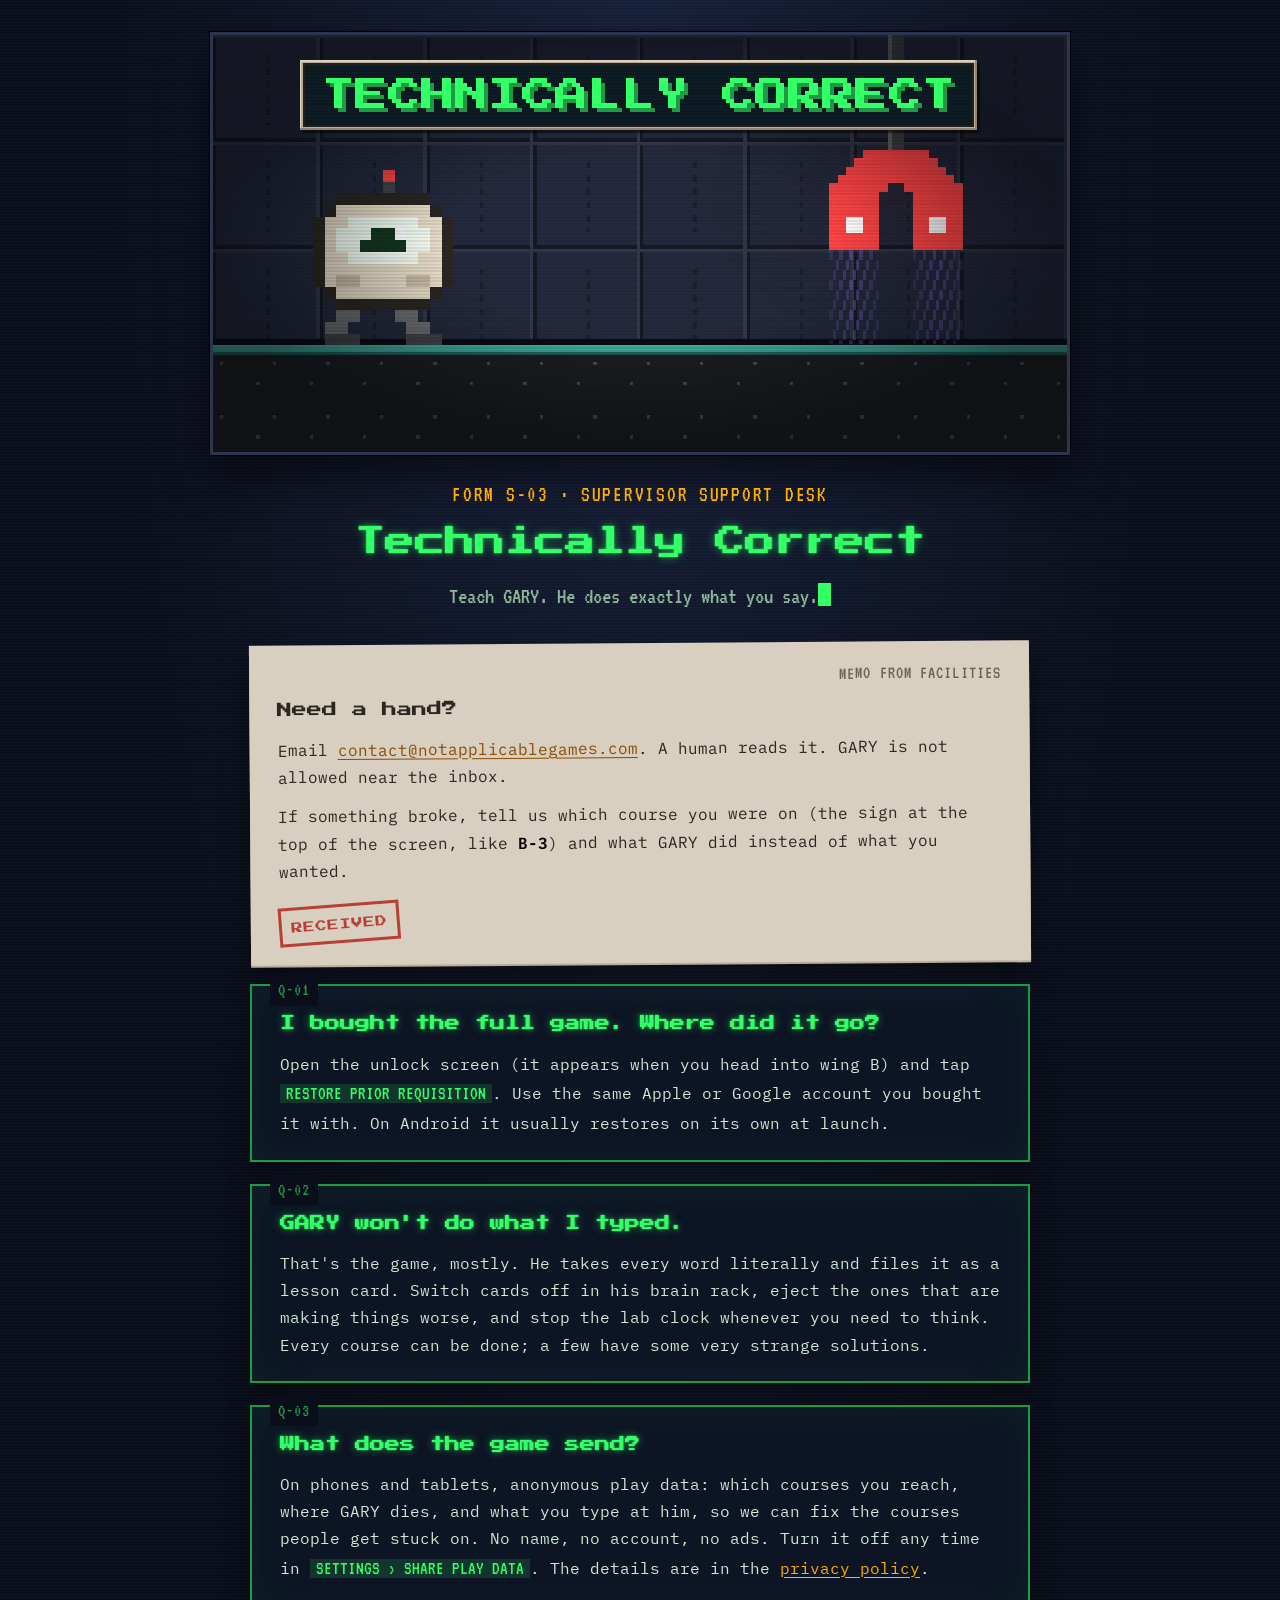
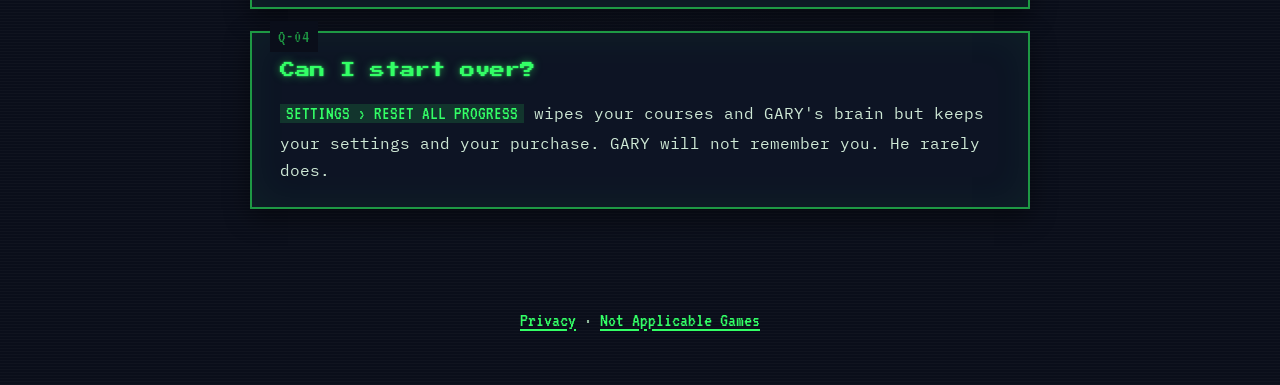
<file: technically-correct/index.html>
<!DOCTYPE html>
<html lang="en">
<head>
<meta charset="utf-8">
<meta name="viewport" content="width=device-width, initial-scale=1">
<title>Technically Correct | Not Applicable Games</title>
<meta name="description" content="Technically Correct: teach GARY, a very literal robot, to get out of the lab. Help, contact and FAQ.">
<link rel="canonical" href="https://notapplicablegames.com/technically-correct/">
<meta name="theme-color" content="#0a0e1a">
<meta name="color-scheme" content="dark">
<link rel="icon" type="image/png" href="/assets/technically-correct/icon_64.png">
<link rel="apple-touch-icon" href="/assets/technically-correct/icon_180.png">
<meta property="og:type" content="website">
<meta property="og:site_name" content="Not Applicable Games">
<meta property="og:url" content="https://notapplicablegames.com/technically-correct/">
<meta property="og:title" content="Technically Correct">
<meta property="og:description" content="Technically Correct: teach GARY, a very literal robot, to get out of the lab. Help, contact and FAQ.">
<meta property="og:image" content="https://notapplicablegames.com/assets/technically-correct/feature_1024x500.png">
<meta property="og:image:alt" content="GARY, a round white robot, stands in a dark facility corridor next to a big red magnet, under a green TECHNICALLY CORRECT sign.">
<link rel="preconnect" href="https://fonts.googleapis.com">
<link rel="preconnect" href="https://fonts.gstatic.com" crossorigin>
<link rel="stylesheet" href="https://fonts.googleapis.com/css2?family=Press+Start+2P&amp;family=VT323&amp;family=IBM+Plex+Mono:ital,wght@0,400;0,600;1,400&amp;display=swap">
<style>
:root {
  --navy: #0a0e1a;
  --navy-2: #131a2e;
  --panel: #0d1424;
  --phosphor: #33ff66;
  --phosphor-dim: #1e9944;
  --phosphor-faint: rgba(51, 255, 102, 0.14);
  --amber: #ffb000;
  --amber-dim: #8a6200;
  --alert: #ff4444;
  --putty: #d8cfc0;
  --putty-dark: #b8ae9c;
  --ink: #2a2620;
  --text: #cfe9d6;
  --muted: #8fb79a;
}
*, *::before, *::after { box-sizing: border-box; }
* { margin: 0; padding: 0; }
html { -webkit-text-size-adjust: 100%; text-size-adjust: 100%; scroll-behavior: smooth; }
body {
  background:
    repeating-linear-gradient(0deg, rgba(255,255,255,0.025) 0 1px, transparent 1px 3px),
    radial-gradient(ellipse at 50% 0%, #17203a 0%, var(--navy) 60%);
  background-color: var(--navy);
  color: var(--text);
  font-family: "IBM Plex Mono", ui-monospace, "SF Mono", Menlo, monospace;
  font-size: 1rem;
  line-height: 1.7;
  -webkit-font-smoothing: antialiased;
  min-height: 100vh;
}
a { color: var(--amber); text-underline-offset: 3px; }
a:hover { color: #ffd06a; }
:focus-visible { outline: 2px solid var(--amber); outline-offset: 3px; }
::selection { background: rgba(51, 255, 102, 0.3); color: #fff; }
.skip-link { position: absolute; left: 16px; top: -60px; background: var(--amber); color: #1a1200; font-weight: 600; padding: 10px 16px; text-decoration: none; }
.skip-link:focus { top: 12px; }

header { max-width: 900px; margin: 0 auto; padding: 32px 20px 8px; text-align: center; }
.banner { display: block; width: 100%; height: auto; image-rendering: pixelated; border: 3px solid #2b3550; box-shadow: 0 0 0 1px #000, 0 18px 40px rgba(0,0,0,0.55); }
.form-no { margin-top: 22px; font-family: "VT323", monospace; font-size: 1.35rem; letter-spacing: 0.08em; color: var(--amber); }
h1, h2 { font-family: "Press Start 2P", "VT323", monospace; font-weight: 400; color: var(--phosphor); text-shadow: 0 0 8px rgba(51,255,102,0.55), 0 0 2px rgba(51,255,102,0.9); }
h1 { font-size: clamp(1.15rem, 3.6vw, 1.9rem); line-height: 1.5; margin-top: 6px; }
.sub { margin-top: 12px; font-family: "VT323", monospace; font-size: 1.45rem; color: var(--muted); }
.sub .cursor { display: inline-block; width: 0.6em; height: 1em; background: var(--phosphor); vertical-align: -0.12em; animation: blink 1.1s steps(1) infinite; }
@keyframes blink { 50% { opacity: 0; } }
@media (prefers-reduced-motion: reduce) { .sub .cursor { animation: none; } }

main { max-width: 820px; margin: 0 auto; padding: 18px 20px 72px; }
.updated { font-family: "VT323", monospace; font-size: 1.2rem; color: var(--muted); margin: 6px 0 20px; text-align: center; }

.card {
  position: relative;
  background: var(--panel);
  border: 2px solid var(--phosphor-dim);
  box-shadow: inset 0 0 40px rgba(51,255,102,0.06), 0 8px 24px rgba(0,0,0,0.45);
  padding: 26px 28px 22px;
  margin-bottom: 22px;
}
.card::before {
  content: attr(data-form);
  position: absolute; top: -12px; left: 18px;
  background: var(--navy); padding: 0 8px;
  font-family: "VT323", monospace; font-size: 1.15rem; letter-spacing: 0.06em; color: var(--phosphor-dim);
}
.card h2 { font-size: 0.95rem; line-height: 1.6; margin-bottom: 14px; }
.card p { margin-bottom: 12px; }
.card p:last-child, .card ul:last-child { margin-bottom: 0; }
.card ul { list-style: none; margin: 0 0 12px; }
.card li { position: relative; padding-left: 1.6em; margin-bottom: 8px; }
.card li::before { content: ">"; position: absolute; left: 0.2em; color: var(--phosphor); font-weight: 600; }
strong { color: #eafff0; font-weight: 600; }
.path { font-family: "VT323", monospace; font-size: 1.2em; color: var(--phosphor); background: var(--phosphor-faint); padding: 0 6px; white-space: nowrap; }

/* the short version: a paper form with an amber stamp */
.memo {
  background: var(--putty);
  color: var(--ink);
  border: none;
  box-shadow: 0 2px 0 var(--putty-dark), 0 12px 28px rgba(0,0,0,0.5);
  transform: rotate(-0.4deg);
}
.memo::before { position: static; display: block; text-align: right; background: none; color: #6b6355; padding: 0; margin: -10px 0 6px; }
.memo h2 { color: var(--ink); text-shadow: none; }
.memo strong { color: #000; }
.memo li::before { color: #8a6200; }
.memo .path { color: #0f5a26; background: rgba(15,90,38,0.12); }
.memo a { color: #8a4b00; }
.stamp {
  display: inline-block; margin-top: 6px;
  font-family: "Press Start 2P", monospace; font-size: 0.7rem; letter-spacing: 0.08em;
  color: #b3261e; border: 3px solid #b3261e; padding: 8px 10px 6px;
  transform: rotate(-4deg); opacity: 0.85;
}

footer { max-width: 820px; margin: 0 auto; padding: 0 20px 48px; text-align: center; font-family: "VT323", monospace; font-size: 1.25rem; color: var(--muted); }
footer a { color: var(--phosphor); }

@media (max-width: 560px) {
  .card { padding: 22px 18px 18px; }
  body { font-size: 0.95rem; }
}
</style>
</head>
<body>
<a class="skip-link" href="#main">Skip to content</a>

<header>
  <img class="banner" src="/assets/technically-correct/feature_1024x500.png" width="1024" height="500" alt="GARY, a round white robot, stands in a dark facility corridor next to a big red magnet, under a green TECHNICALLY CORRECT sign.">
  <p class="form-no">FORM S-03 &middot; SUPERVISOR SUPPORT DESK</p>
  <h1>Technically Correct</h1>
  <p class="sub">Teach GARY. He does exactly what you say.<span class="cursor" aria-hidden="true"></span></p>
</header>

<main id="main">
<section class="card memo" data-form="MEMO FROM FACILITIES">
  <h2>Need a hand?</h2>
  <p>Email <a href="mailto:contact@notapplicablegames.com">contact@notapplicablegames.com</a>. A human reads it. GARY is not allowed near the inbox.</p>
  <p>If something broke, tell us which course you were on (the sign at the top of the screen, like <strong>B-3</strong>) and what GARY did instead of what you wanted.</p>
  <span class="stamp">RECEIVED</span>
</section>

<section class="card" data-form="Q-01">
  <h2>I bought the full game. Where did it go?</h2>
  <p>Open the unlock screen (it appears when you head into wing B) and tap <span class="path">RESTORE PRIOR REQUISITION</span>. Use the same Apple or Google account you bought it with. On Android it usually restores on its own at launch.</p>
</section>

<section class="card" data-form="Q-02">
  <h2>GARY won't do what I typed.</h2>
  <p>That's the game, mostly. He takes every word literally and files it as a lesson card. Switch cards off in his brain rack, eject the ones that are making things worse, and stop the lab clock whenever you need to think. Every course can be done; a few have some very strange solutions.</p>
</section>

<section class="card" data-form="Q-03">
  <h2>What does the game send?</h2>
  <p>On phones and tablets, anonymous play data: which courses you reach, where GARY dies, and what you type at him, so we can fix the courses people get stuck on. No name, no account, no ads. Turn it off any time in <span class="path">SETTINGS &rsaquo; SHARE PLAY DATA</span>. The details are in the <a href="privacy.html">privacy policy</a>.</p>
</section>

<section class="card" data-form="Q-04">
  <h2>Can I start over?</h2>
  <p><span class="path">SETTINGS &rsaquo; RESET ALL PROGRESS</span> wipes your courses and GARY's brain but keeps your settings and your purchase. GARY will not remember you. He rarely does.</p>
</section>
</main>

<footer>
  <p><a href="privacy.html">Privacy</a> &middot; <a href="/">Not Applicable Games</a></p>
</footer>
</body>
</html>
</file>
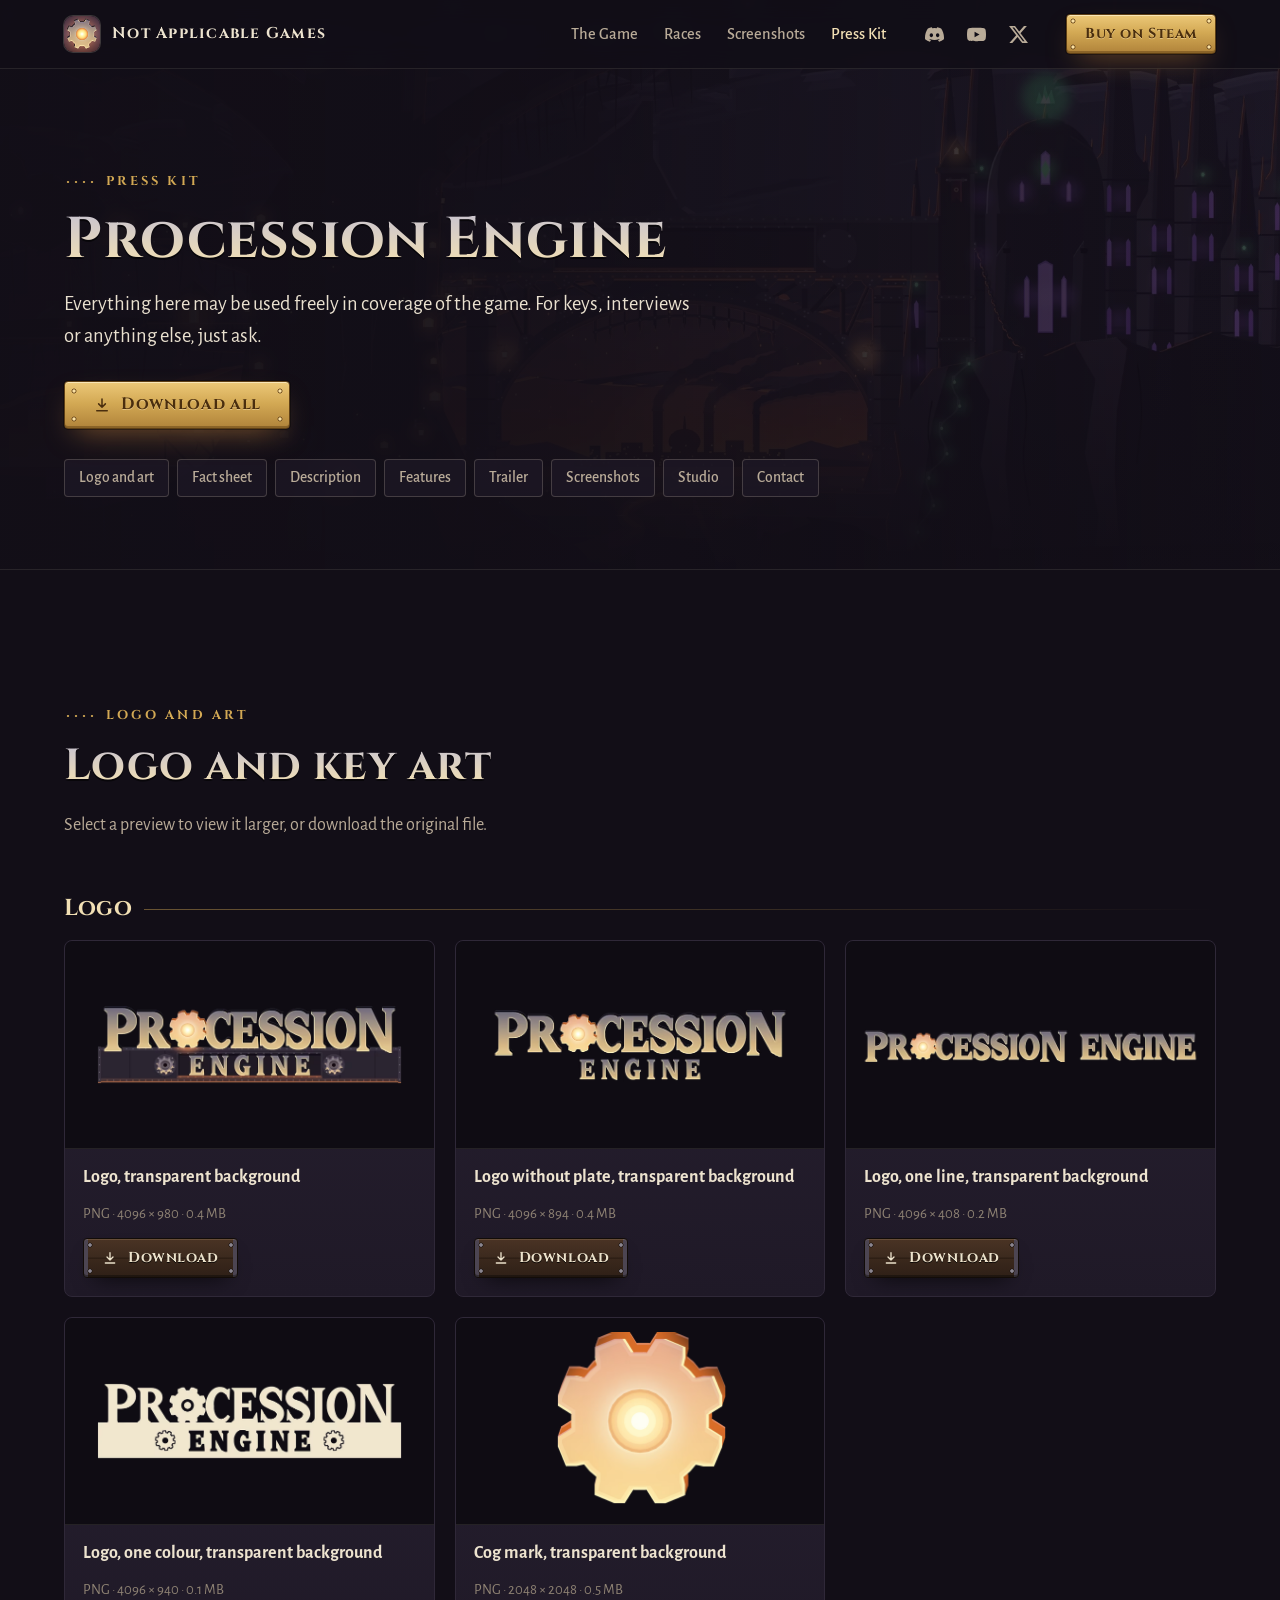
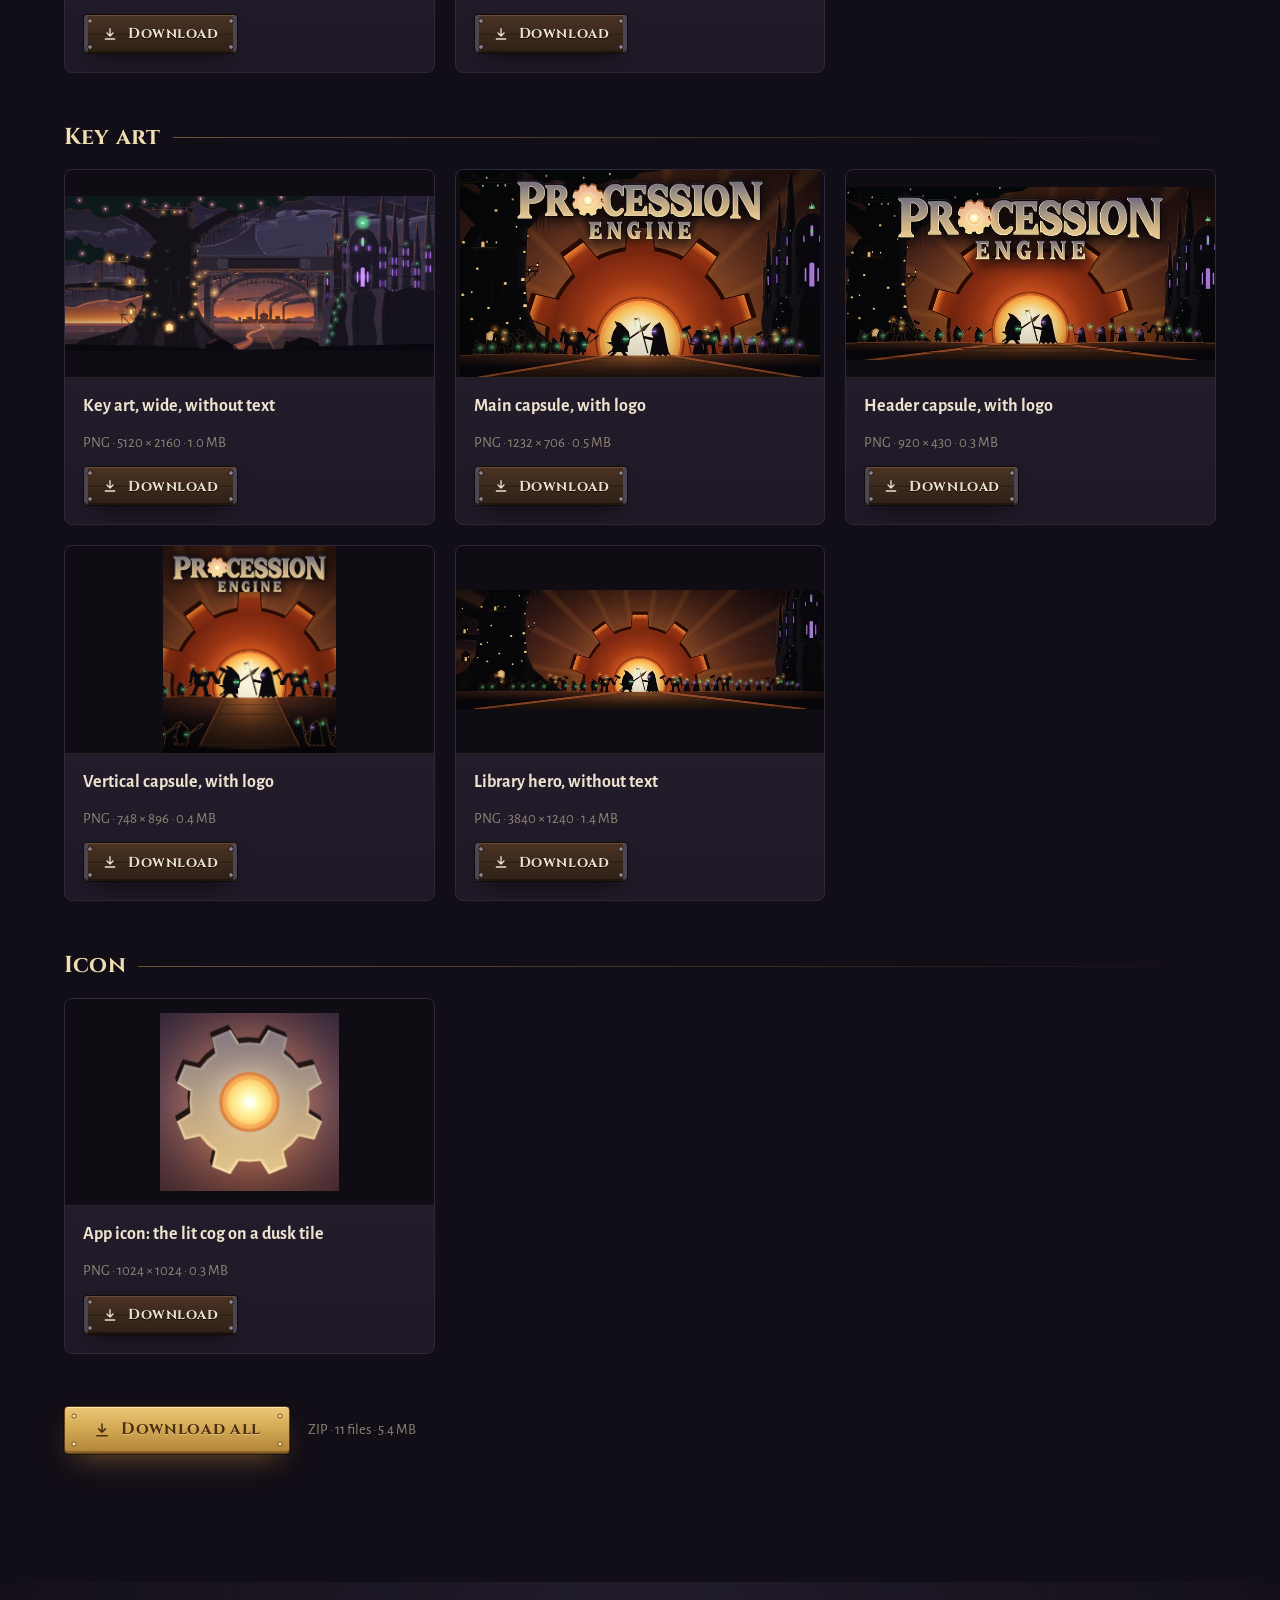
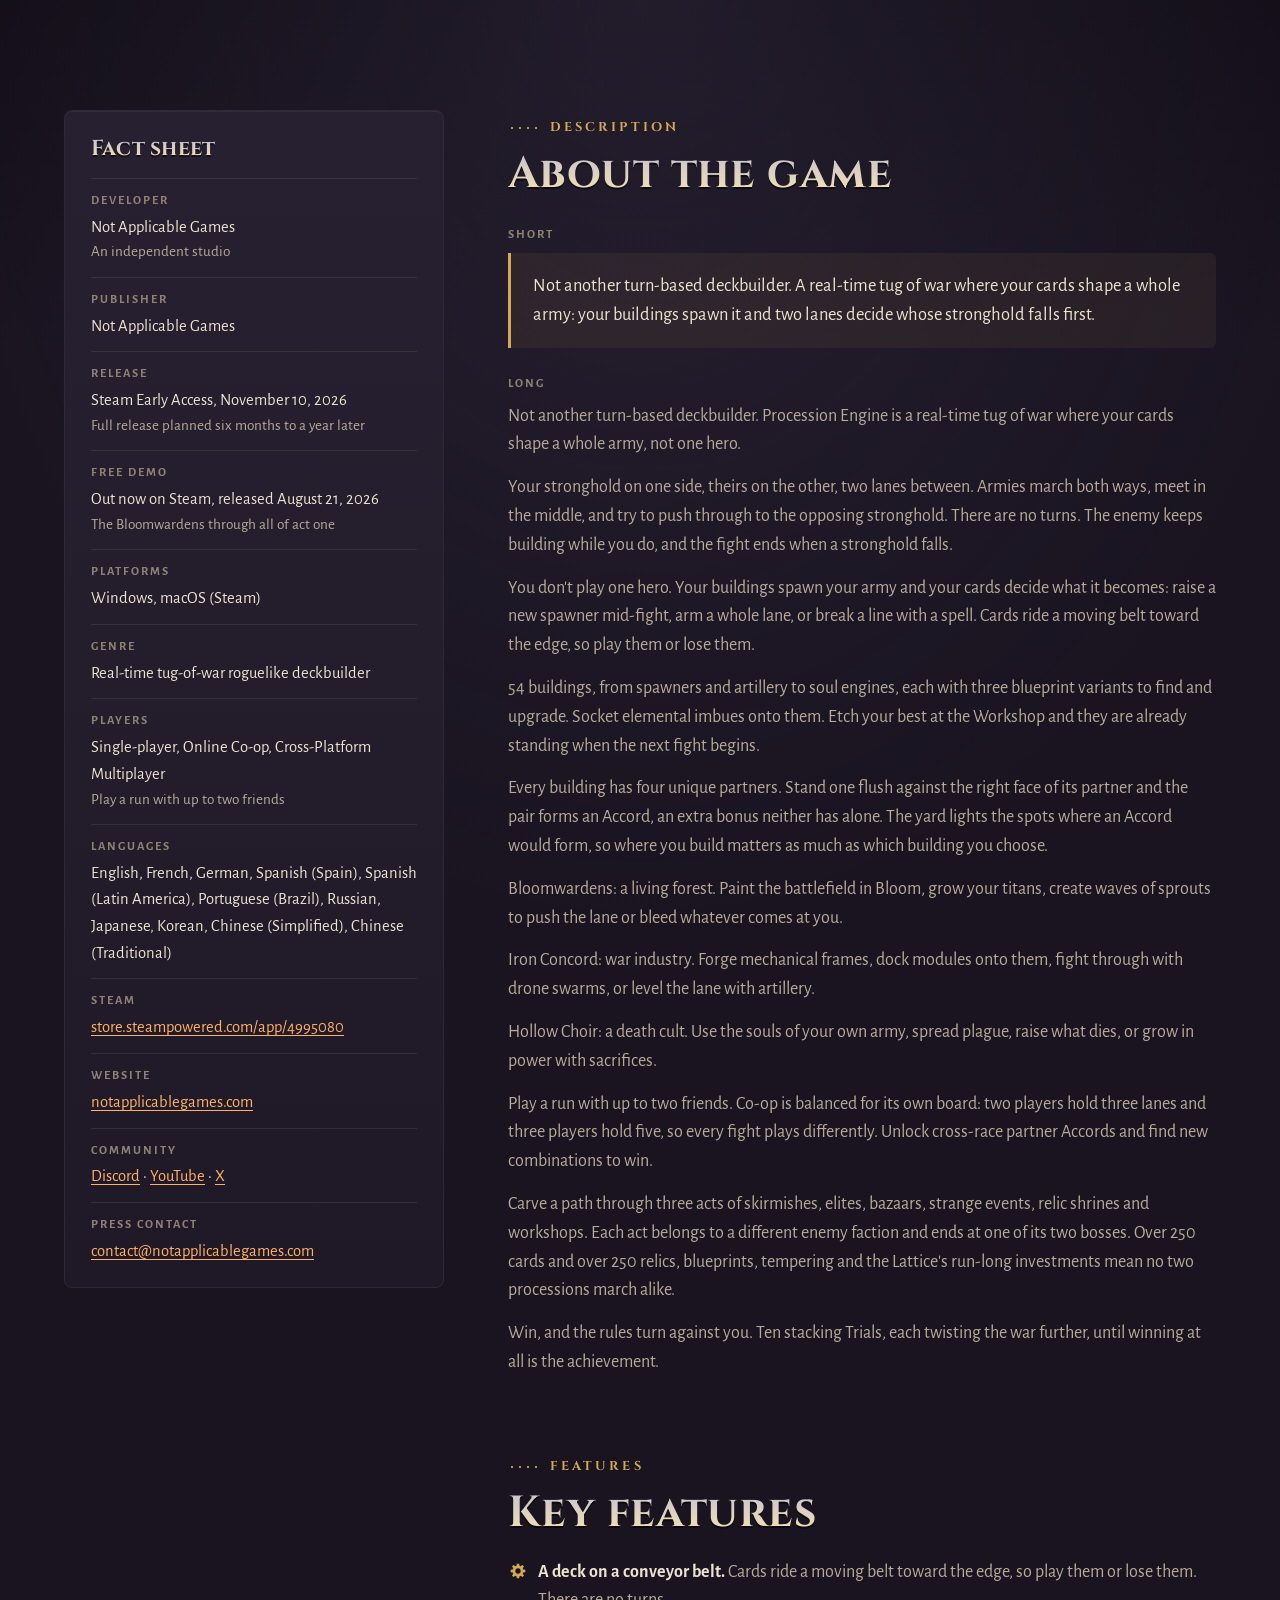
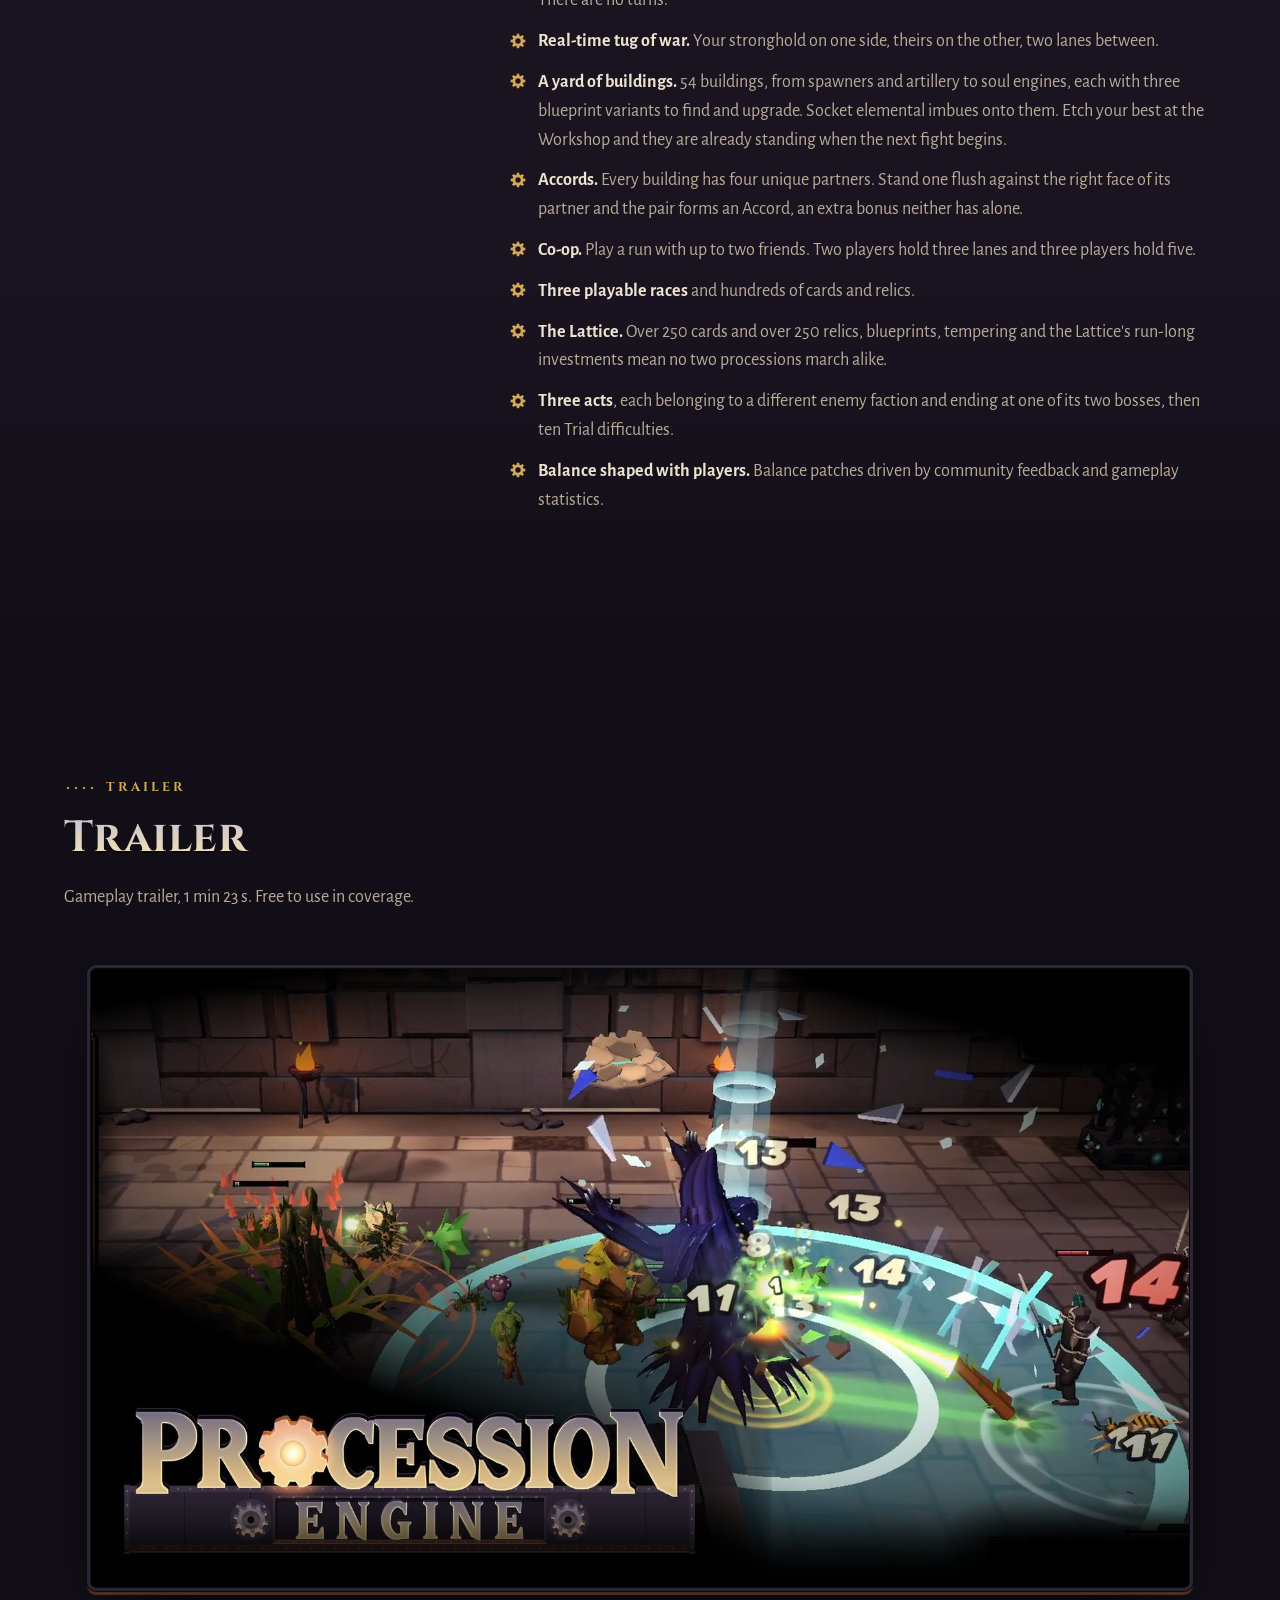
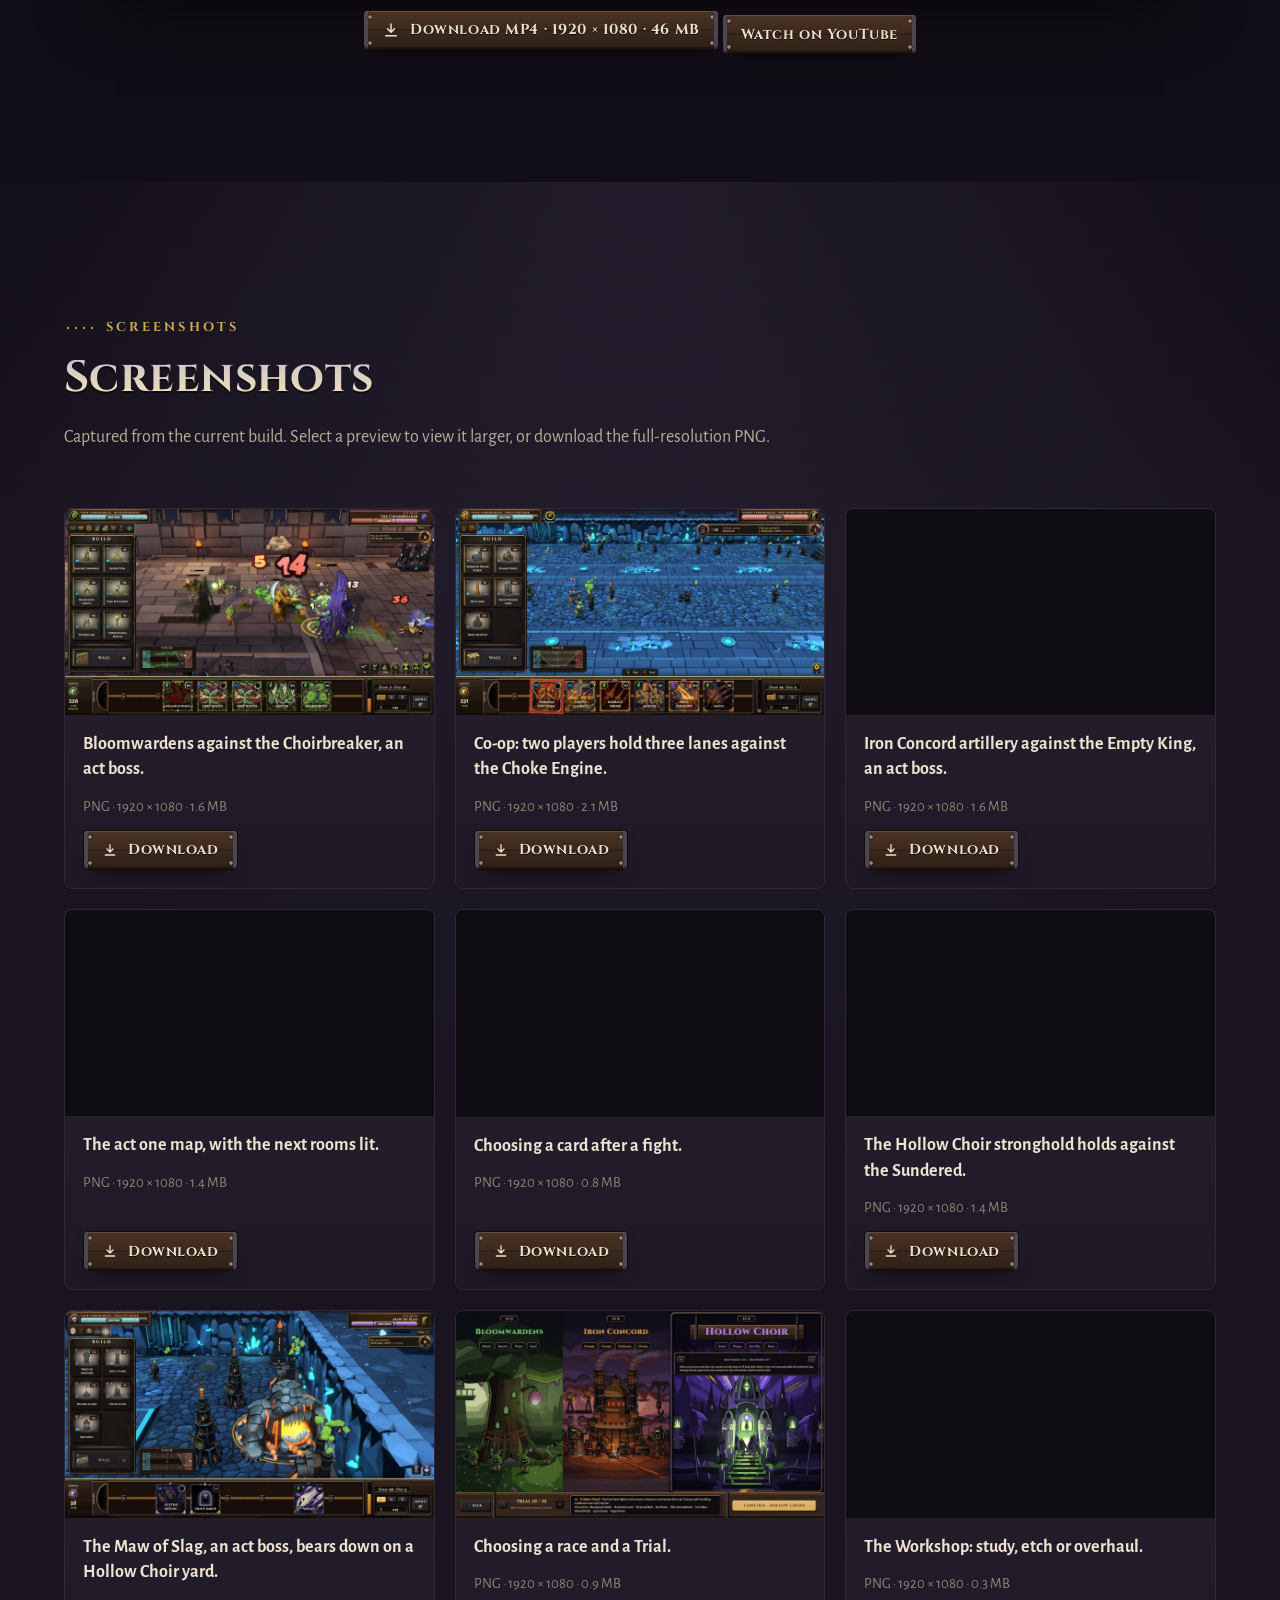
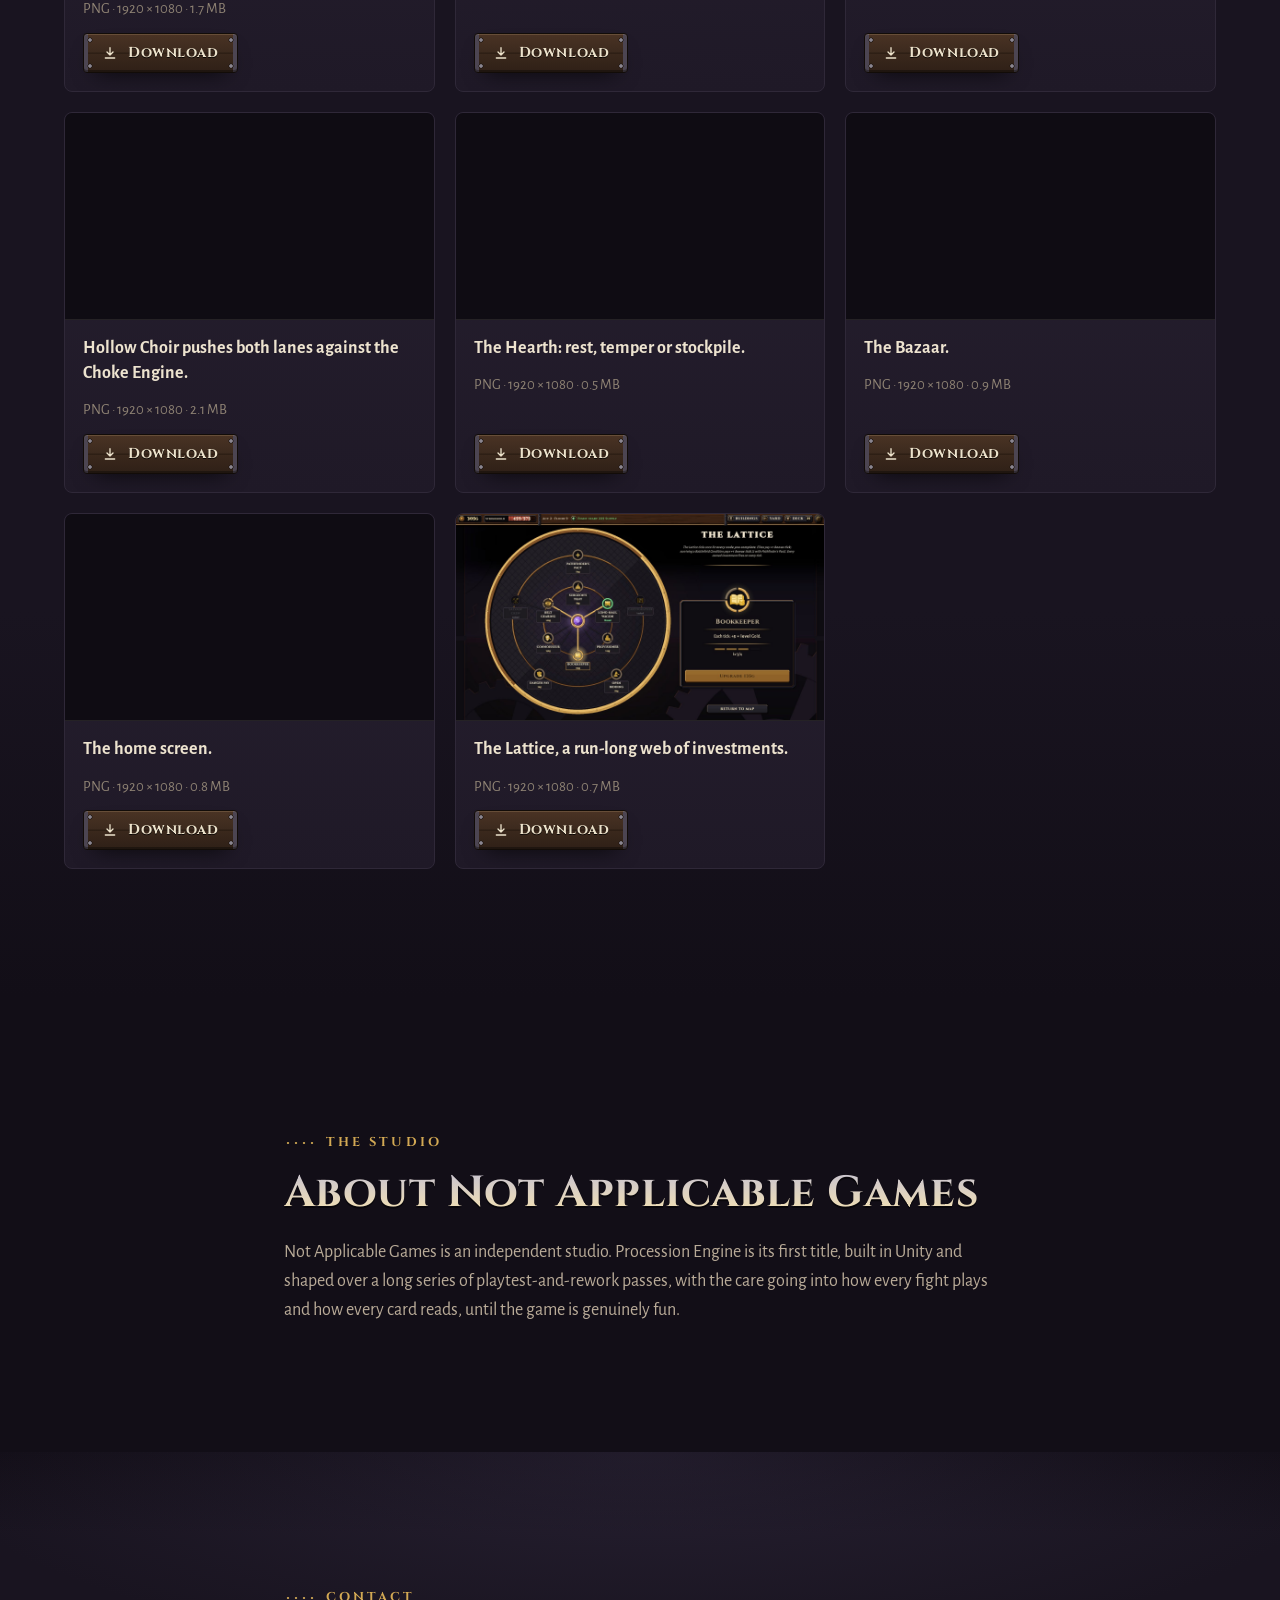
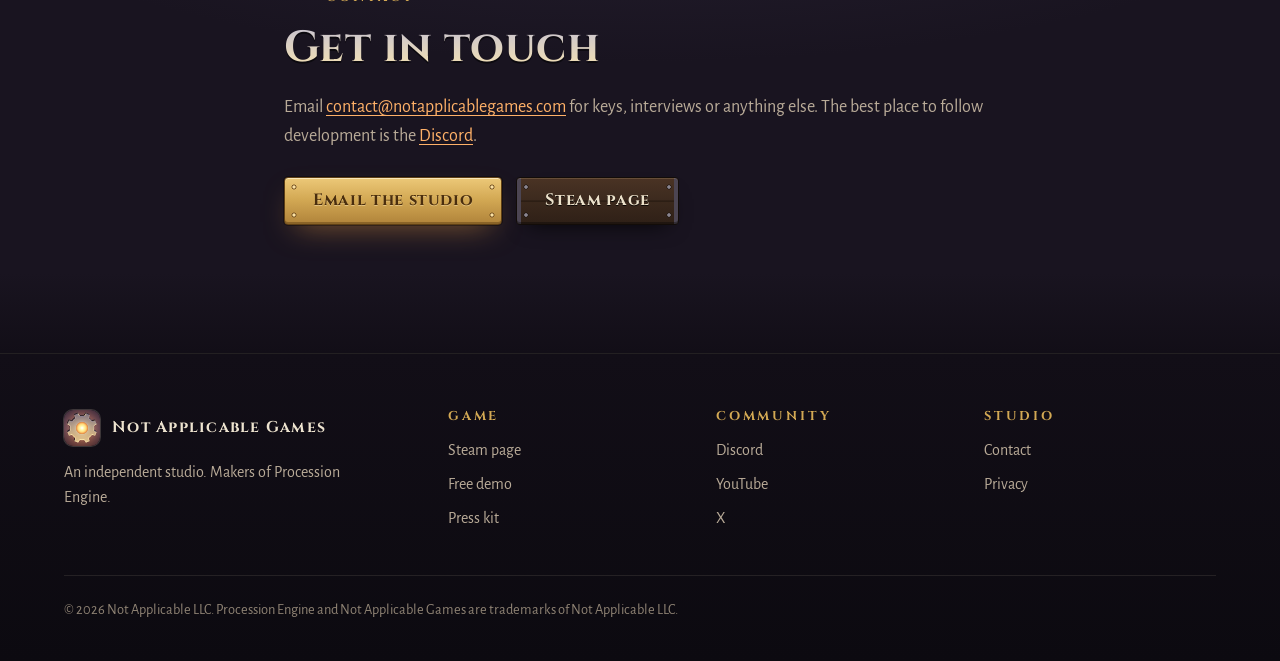
<file: press.html>
<!DOCTYPE html>
<html lang="en">
<head>
<meta charset="utf-8">
<meta name="viewport" content="width=device-width, initial-scale=1">
<title>Press Kit | Procession Engine | Not Applicable Games</title>
<meta name="description" content="Press kit for Procession Engine, a real-time tug-of-war roguelike deckbuilder by Not Applicable Games: fact sheet, description, screenshots, logo and key art downloads.">
<link rel="canonical" href="https://notapplicablegames.com/press.html">
<meta name="theme-color" content="#0a090c">
<meta name="color-scheme" content="dark">
<link rel="icon" type="image/png" href="assets/favicon_64.png?v=4">
<link rel="apple-touch-icon" href="assets/apple_touch_icon.png?v=4">

<meta property="og:type" content="website">
<meta property="og:site_name" content="Not Applicable Games">
<meta property="og:url" content="https://notapplicablegames.com/press.html">
<meta property="og:title" content="Procession Engine press kit">
<meta property="og:description" content="Fact sheet, description, screenshots, logo and key art for Procession Engine, a real-time tug-of-war roguelike deckbuilder.">
<meta property="og:image" content="https://notapplicablegames.com/assets/social_card.jpg?v=7">
<meta property="og:image:width" content="1200">
<meta property="og:image:height" content="630">
<meta property="og:image:alt" content="Procession Engine: the game's name above a great orange cog setting like a sun, where two silhouetted armies clash in its white-hot eye between a tree fortress and a spired keep.">
<meta name="twitter:card" content="summary_large_image">
<meta name="twitter:site" content="@NotApplicableHQ">
<meta name="twitter:title" content="Procession Engine press kit">
<meta name="twitter:description" content="Fact sheet, description, screenshots, logo and key art for Procession Engine.">
<meta name="twitter:image" content="https://notapplicablegames.com/assets/social_card.jpg?v=7">
<meta name="twitter:image:alt" content="Procession Engine: the game's name above a great orange cog setting like a sun, where two silhouetted armies clash in its white-hot eye between a tree fortress and a spired keep.">

<link rel="preconnect" href="https://fonts.googleapis.com">
<link rel="preconnect" href="https://fonts.gstatic.com" crossorigin>
<link rel="stylesheet" href="https://fonts.googleapis.com/css2?family=Alegreya+Sans:ital,wght@0,400;0,500;0,700;1,400&amp;family=Cinzel:wght@700&amp;display=swap">
<link rel="stylesheet" href="style.css?v=11">
<script>document.documentElement.classList.add('js');</script>
<script src="site.js?v=7" defer></script>
</head>
<body class="press">

<svg class="visually-hidden" aria-hidden="true" focusable="false">
  <symbol id="i-discord" viewBox="0 0 24 24"><path fill="currentColor" d="M20.317 4.37a19.79 19.79 0 0 0-4.885-1.515.074.074 0 0 0-.079.037c-.21.375-.444.865-.608 1.25a18.27 18.27 0 0 0-5.487 0 12.64 12.64 0 0 0-.617-1.25.077.077 0 0 0-.079-.037A19.74 19.74 0 0 0 3.677 4.37a.07.07 0 0 0-.032.027C.533 9.046-.32 13.58.099 18.057a.082.082 0 0 0 .031.057 19.9 19.9 0 0 0 5.993 3.03.078.078 0 0 0 .084-.028c.462-.63.874-1.295 1.226-1.994a.076.076 0 0 0-.041-.106 13.1 13.1 0 0 1-1.872-.892.077.077 0 0 1-.008-.128c.126-.094.252-.192.372-.291a.074.074 0 0 1 .078-.01c3.928 1.793 8.18 1.793 12.062 0a.074.074 0 0 1 .078.01c.12.098.246.198.373.292a.077.077 0 0 1-.006.127 12.3 12.3 0 0 1-1.873.892.077.077 0 0 0-.041.107c.36.698.772 1.362 1.225 1.993a.076.076 0 0 0 .084.028 19.84 19.84 0 0 0 6.002-3.03.077.077 0 0 0 .032-.054c.5-5.177-.838-9.674-3.549-13.66a.061.061 0 0 0-.031-.03ZM8.02 15.33c-1.182 0-2.157-1.085-2.157-2.419 0-1.333.956-2.419 2.157-2.419 1.21 0 2.176 1.096 2.157 2.42 0 1.333-.956 2.418-2.157 2.418Zm7.975 0c-1.183 0-2.157-1.085-2.157-2.419 0-1.333.955-2.419 2.157-2.419 1.21 0 2.176 1.096 2.157 2.42 0 1.333-.946 2.418-2.157 2.418Z"/></symbol>
  <symbol id="i-youtube" viewBox="0 0 24 24"><path fill="currentColor" d="M23.5 6.19a3.02 3.02 0 0 0-2.12-2.14C19.5 3.55 12 3.55 12 3.55s-7.5 0-9.38.5A3.02 3.02 0 0 0 .5 6.19 31.6 31.6 0 0 0 0 12a31.6 31.6 0 0 0 .5 5.81 3.02 3.02 0 0 0 2.12 2.14c1.88.5 9.38.5 9.38.5s7.5 0 9.38-.5a3.02 3.02 0 0 0 2.12-2.14A31.6 31.6 0 0 0 24 12a31.6 31.6 0 0 0-.5-5.81ZM9.55 15.57V8.43L15.82 12l-6.27 3.57Z"/></symbol>
  <symbol id="i-x" viewBox="0 0 24 24"><path fill="currentColor" d="M18.9 1.15h3.68l-8.04 9.19L24 22.85h-7.4l-5.8-7.59-6.64 7.59H.47l8.6-9.83L0 1.15h7.59l5.25 6.93 6.06-6.93Zm-1.29 19.5h2.04L6.49 3.24H4.3l13.31 17.41Z"/></symbol>
  <symbol id="i-download" viewBox="0 0 24 24"><path fill="none" stroke="currentColor" stroke-width="2" stroke-linecap="round" stroke-linejoin="round" d="M12 4v11m0 0-4.5-4.5M12 15l4.5-4.5M5 19.5h14"/></symbol>
</svg>

<a class="skip-link" href="#main">Skip to content</a>

<header class="site-nav">
  <nav class="nav-inner" aria-label="Main">
    <a class="brand" href="./"><img src="assets/favicon_64.png?v=4" alt="" width="36" height="36">Not Applicable Games</a>
    <button class="nav-toggle" type="button" aria-expanded="false" aria-controls="nav-links"><span class="nav-toggle-bars" aria-hidden="true"></span><span class="visually-hidden">Menu</span></button>
    <ul class="nav-links" id="nav-links">
      <li><a href="./#game">The Game</a></li>
      <li><a href="./#races">Races</a></li>
      <li><a href="./#media">Screenshots</a></li>
      <li><a href="press.html" aria-current="page">Press Kit</a></li>
      <li class="nav-social">
        <a href="https://discord.gg/k9yunfytf9" aria-label="Discord"><svg aria-hidden="true"><use href="#i-discord"/></svg></a>
        <a href="https://www.youtube.com/@NotApplicableHQ" aria-label="YouTube"><svg aria-hidden="true"><use href="#i-youtube"/></svg></a>
        <a href="https://x.com/NotApplicableHQ" aria-label="X"><svg aria-hidden="true"><use href="#i-x"/></svg></a>
      </li>
      <li class="nav-cta"><a class="btn btn-primary btn-sm" href="https://store.steampowered.com/app/4995080/">Buy on Steam</a></li>
    </ul>
  </nav>
</header>

<main id="main">

<header class="page-hero">
  <div class="container">
    <span class="eyebrow">Press kit</span>
    <h1>Procession Engine</h1>
    <p class="lede">Everything here may be used freely in coverage of the game. For keys, interviews or anything else, just ask.</p>
    <div class="btn-row">
      <a class="btn btn-primary" href="press/procession-engine-press-kit.zip?v=1" download><svg aria-hidden="true"><use href="#i-download"/></svg>Download all</a>
    </div>
    <ul class="jump" aria-label="On this page">
      <li><a href="#art">Logo and art</a></li>
      <li><a href="#factsheet">Fact sheet</a></li>
      <li><a href="#description">Description</a></li>
      <li><a href="#features">Features</a></li>
      <li><a href="#trailer">Trailer</a></li>
      <li><a href="#screenshots">Screenshots</a></li>
      <li><a href="#about">Studio</a></li>
      <li><a href="#contact">Contact</a></li>
    </ul>
  </div>
</header>

<section class="section" id="art" aria-labelledby="art-title">
  <div class="container">
    <div class="section-head">
      <span class="eyebrow">Logo and art</span>
      <h2 id="art-title">Logo and key art</h2>
      <p>Select a preview to view it larger, or download the original file.</p>
    </div>
    <h3 class="kit-group" id="logo">Logo</h3>
    <div class="dl-grid">
      <figure class="dl-card">
        <a class="dl-media contain" href="press/logo/procession-engine-logo-4096x980.png" data-lightbox="press-logo" data-caption="Logo, transparent background."><picture><source type="image/avif" srcset="press/previews/procession-engine-logo-4096x980.avif"><source type="image/webp" srcset="press/previews/procession-engine-logo-4096x980.webp"><img src="press/previews/procession-engine-logo-4096x980.png" width="720" height="172" loading="lazy" decoding="async" alt="The Procession Engine logo: the game's name, PROCESSION in steel with a lit cog for the O, above ENGINE set in a riveted iron plate between two cogs, on a transparent background."></picture></a>
        <figcaption class="dl-body"><span class="dl-title">Logo, transparent background</span><span class="dl-meta">PNG &middot; 4096 &times; 980 &middot; 0.4 MB</span><a class="btn btn-sm" href="press/logo/procession-engine-logo-4096x980.png" download><svg aria-hidden="true"><use href="#i-download"/></svg>Download</a></figcaption>
      </figure>
      <figure class="dl-card">
        <a class="dl-media contain" href="press/logo/procession-engine-logo-no-plate-4096x894.png" data-lightbox="press-logo" data-caption="Logo without plate, transparent background."><picture><source type="image/avif" srcset="press/previews/procession-engine-logo-no-plate-4096x894.avif"><source type="image/webp" srcset="press/previews/procession-engine-logo-no-plate-4096x894.webp"><img src="press/previews/procession-engine-logo-no-plate-4096x894.png" width="720" height="157" loading="lazy" decoding="async" alt="The Procession Engine logo without its plate: the game's name, PROCESSION in steel with a lit cog for the O, above ENGINE in steel, on a transparent background."></picture></a>
        <figcaption class="dl-body"><span class="dl-title">Logo without plate, transparent background</span><span class="dl-meta">PNG &middot; 4096 &times; 894 &middot; 0.4 MB</span><a class="btn btn-sm" href="press/logo/procession-engine-logo-no-plate-4096x894.png" download><svg aria-hidden="true"><use href="#i-download"/></svg>Download</a></figcaption>
      </figure>
      <figure class="dl-card">
        <a class="dl-media contain" href="press/logo/procession-engine-logo-one-line-4096x408.png" data-lightbox="press-logo" data-caption="Logo, one line, transparent background."><picture><source type="image/avif" srcset="press/previews/procession-engine-logo-one-line-4096x408.avif"><source type="image/webp" srcset="press/previews/procession-engine-logo-one-line-4096x408.webp"><img src="press/previews/procession-engine-logo-one-line-4096x408.png" width="720" height="72" loading="lazy" decoding="async" alt="The Procession Engine logo on one line: PROCESSION ENGINE in steel with a lit cog for the O, on a transparent background."></picture></a>
        <figcaption class="dl-body"><span class="dl-title">Logo, one line, transparent background</span><span class="dl-meta">PNG &middot; 4096 &times; 408 &middot; 0.2 MB</span><a class="btn btn-sm" href="press/logo/procession-engine-logo-one-line-4096x408.png" download><svg aria-hidden="true"><use href="#i-download"/></svg>Download</a></figcaption>
      </figure>
      <figure class="dl-card">
        <a class="dl-media contain" href="press/logo/procession-engine-logo-one-colour-4096x940.png" data-lightbox="press-logo" data-caption="Logo, one colour, transparent background."><picture><source type="image/avif" srcset="press/previews/procession-engine-logo-one-colour-4096x940.avif"><source type="image/webp" srcset="press/previews/procession-engine-logo-one-colour-4096x940.webp"><img src="press/previews/procession-engine-logo-one-colour-4096x940.png" width="720" height="165" loading="lazy" decoding="async" alt="The Procession Engine logo in a single light cream tone, plate and lettering, on a transparent background."></picture></a>
        <figcaption class="dl-body"><span class="dl-title">Logo, one colour, transparent background</span><span class="dl-meta">PNG &middot; 4096 &times; 940 &middot; 0.1 MB</span><a class="btn btn-sm" href="press/logo/procession-engine-logo-one-colour-4096x940.png" download><svg aria-hidden="true"><use href="#i-download"/></svg>Download</a></figcaption>
      </figure>
      <figure class="dl-card">
        <a class="dl-media contain" href="press/logo/procession-engine-cog-mark-2048x2048.png" data-lightbox="press-logo" data-caption="Cog mark, transparent background."><picture><source type="image/avif" srcset="press/previews/procession-engine-cog-mark-2048x2048.avif"><source type="image/webp" srcset="press/previews/procession-engine-cog-mark-2048x2048.webp"><img src="press/previews/procession-engine-cog-mark-2048x2048.png" width="720" height="720" loading="lazy" decoding="async" alt="The lit cog from the Procession Engine logo on its own, its furnace eye glowing, on a transparent background."></picture></a>
        <figcaption class="dl-body"><span class="dl-title">Cog mark, transparent background</span><span class="dl-meta">PNG &middot; 2048 &times; 2048 &middot; 0.5 MB</span><a class="btn btn-sm" href="press/logo/procession-engine-cog-mark-2048x2048.png" download><svg aria-hidden="true"><use href="#i-download"/></svg>Download</a></figcaption>
      </figure>
    </div>
    <h3 class="kit-group" id="key-art">Key art</h3>
    <div class="dl-grid">
      <figure class="dl-card">
        <a class="dl-media fit" href="assets/keyart_gate_5120.png" data-lightbox="press-art" data-src="assets/keyart_gate_web.jpg" data-caption="Key art, wide, without text."><picture><source type="image/avif" srcset="assets/keyart_gate_1920.avif"><source type="image/webp" srcset="assets/keyart_gate_1920.webp"><img src="assets/keyart_gate_1920.jpg" width="1920" height="810" loading="lazy" decoding="async" alt="Procession Engine key art, wide and without text: an iron gate spans a valley at dusk with the forge city burning beyond it, a tree fortress on the left and a spired keep on the right."></picture></a>
        <figcaption class="dl-body"><span class="dl-title">Key art, wide, without text</span><span class="dl-meta">PNG &middot; 5120 &times; 2160 &middot; 1.0 MB</span><a class="btn btn-sm" href="assets/keyart_gate_5120.png" download><svg aria-hidden="true"><use href="#i-download"/></svg>Download</a></figcaption>
      </figure>
      <figure class="dl-card">
        <a class="dl-media fit" href="press/key-art/procession-engine-main-capsule-1232x706.png" data-lightbox="press-art" data-caption="Main capsule, with logo."><picture><source type="image/avif" srcset="press/previews/procession-engine-main-capsule-1232x706.avif"><source type="image/webp" srcset="press/previews/procession-engine-main-capsule-1232x706.webp"><img src="press/previews/procession-engine-main-capsule-1232x706.jpg" width="720" height="413" loading="lazy" decoding="async" alt="Procession Engine main capsule: the game's name above a great orange cog sets like a sun behind two silhouetted armies that clash in its white-hot eye, a tree fortress on the left and a spired keep on the right."></picture></a>
        <figcaption class="dl-body"><span class="dl-title">Main capsule, with logo</span><span class="dl-meta">PNG &middot; 1232 &times; 706 &middot; 0.5 MB</span><a class="btn btn-sm" href="press/key-art/procession-engine-main-capsule-1232x706.png" download><svg aria-hidden="true"><use href="#i-download"/></svg>Download</a></figcaption>
      </figure>
      <figure class="dl-card">
        <a class="dl-media fit" href="press/key-art/procession-engine-header-920x430.png" data-lightbox="press-art" data-caption="Header capsule, with logo."><picture><source type="image/avif" srcset="press/previews/procession-engine-header-920x430.avif"><source type="image/webp" srcset="press/previews/procession-engine-header-920x430.webp"><img src="press/previews/procession-engine-header-920x430.jpg" width="720" height="337" loading="lazy" decoding="async" alt="Procession Engine header capsule: the game's name above a great orange cog sets like a sun behind two silhouetted armies that clash in its white-hot eye, a tree fortress on the left and a spired keep on the right."></picture></a>
        <figcaption class="dl-body"><span class="dl-title">Header capsule, with logo</span><span class="dl-meta">PNG &middot; 920 &times; 430 &middot; 0.3 MB</span><a class="btn btn-sm" href="press/key-art/procession-engine-header-920x430.png" download><svg aria-hidden="true"><use href="#i-download"/></svg>Download</a></figcaption>
      </figure>
      <figure class="dl-card">
        <a class="dl-media fit" href="press/key-art/procession-engine-vertical-capsule-748x896.png" data-lightbox="press-art" data-caption="Vertical capsule, with logo."><picture><source type="image/avif" srcset="press/previews/procession-engine-vertical-capsule-748x896.avif"><source type="image/webp" srcset="press/previews/procession-engine-vertical-capsule-748x896.webp"><img src="press/previews/procession-engine-vertical-capsule-748x896.jpg" width="720" height="862" loading="lazy" decoding="async" alt="Procession Engine vertical capsule: the game's name above a great orange cog setting like a sun, where two silhouetted champions clash in its white-hot eye at the end of a long road."></picture></a>
        <figcaption class="dl-body"><span class="dl-title">Vertical capsule, with logo</span><span class="dl-meta">PNG &middot; 748 &times; 896 &middot; 0.4 MB</span><a class="btn btn-sm" href="press/key-art/procession-engine-vertical-capsule-748x896.png" download><svg aria-hidden="true"><use href="#i-download"/></svg>Download</a></figcaption>
      </figure>
      <figure class="dl-card">
        <a class="dl-media fit" href="press/key-art/procession-engine-library-hero-3840x1240.png" data-lightbox="press-art" data-caption="Library hero, without text."><picture><source type="image/avif" srcset="press/previews/procession-engine-library-hero-3840x1240.avif"><source type="image/webp" srcset="press/previews/procession-engine-library-hero-3840x1240.webp"><img src="press/previews/procession-engine-library-hero-3840x1240.jpg" width="720" height="232" loading="lazy" decoding="async" alt="Procession Engine library hero, without text: a great orange cog sets like a sun behind two silhouetted armies that clash in its white-hot eye, a tree fortress on the left and a spired keep on the right, under a dark sky."></picture></a>
        <figcaption class="dl-body"><span class="dl-title">Library hero, without text</span><span class="dl-meta">PNG &middot; 3840 &times; 1240 &middot; 1.4 MB</span><a class="btn btn-sm" href="press/key-art/procession-engine-library-hero-3840x1240.png" download><svg aria-hidden="true"><use href="#i-download"/></svg>Download</a></figcaption>
      </figure>
    </div>
    <h3 class="kit-group" id="icon">Icon</h3>
    <div class="dl-grid">
      <figure class="dl-card">
        <a class="dl-media contain" href="press/icon/procession-engine-icon-1024x1024.png" data-lightbox="press-icon" data-caption="App icon: the lit cog on a dusk tile."><picture><source type="image/avif" srcset="press/previews/procession-engine-icon-1024x1024.avif"><source type="image/webp" srcset="press/previews/procession-engine-icon-1024x1024.webp"><img src="press/previews/procession-engine-icon-1024x1024.jpg" width="720" height="720" loading="lazy" decoding="async" alt="Procession Engine app icon: the lit cog from the logo on a dusk tile."></picture></a>
        <figcaption class="dl-body"><span class="dl-title">App icon: the lit cog on a dusk tile</span><span class="dl-meta">PNG &middot; 1024 &times; 1024 &middot; 0.3 MB</span><a class="btn btn-sm" href="press/icon/procession-engine-icon-1024x1024.png" download><svg aria-hidden="true"><use href="#i-download"/></svg>Download</a></figcaption>
      </figure>
    </div>
    <div class="kit-all">
      <a class="btn btn-primary" href="press/procession-engine-press-kit.zip?v=1" download><svg aria-hidden="true"><use href="#i-download"/></svg>Download all</a>
      <span class="dl-meta">ZIP &middot; 11 files &middot; 5.4 MB</span>
    </div>
  </div>
</section>

<div class="section section-alt">
  <div class="container press-layout">

    <aside class="factsheet anchor" id="factsheet" aria-labelledby="factsheet-title">
      <h2 id="factsheet-title">Fact sheet</h2>
      <dl>
        <div class="row"><dt>Developer</dt><dd>Not Applicable Games<small>An independent studio</small></dd></div>
        <div class="row"><dt>Publisher</dt><dd>Not Applicable Games</dd></div>
        <div class="row"><dt>Release</dt><dd>Steam Early Access, November 10, 2026<small>Full release planned six months to a year later</small></dd></div>
        <div class="row"><dt>Free demo</dt><dd>Out now on Steam, released August 21, 2026<small>The Bloomwardens through all of act one</small></dd></div>
        <div class="row"><dt>Platforms</dt><dd>Windows, macOS (Steam)</dd></div>
        <div class="row"><dt>Genre</dt><dd>Real-time tug-of-war roguelike deckbuilder</dd></div>
        <div class="row"><dt>Players</dt><dd>Single-player, Online Co-op, Cross-Platform Multiplayer<small>Play a run with up to two friends</small></dd></div>
        <div class="row"><dt>Languages</dt><dd>English, French, German, Spanish (Spain), Spanish (Latin America), Portuguese (Brazil), Russian, Japanese, Korean, Chinese (Simplified), Chinese (Traditional)</dd></div>
        <div class="row"><dt>Steam</dt><dd><a href="https://store.steampowered.com/app/4995080/">store.steampowered.com/app/4995080</a></dd></div>
        <div class="row"><dt>Website</dt><dd><a href="https://notapplicablegames.com/">notapplicablegames.com</a></dd></div>
        <div class="row"><dt>Community</dt><dd><a href="https://discord.gg/k9yunfytf9">Discord</a> &middot; <a href="https://www.youtube.com/@NotApplicableHQ">YouTube</a> &middot; <a href="https://x.com/NotApplicableHQ">X</a></dd></div>
        <div class="row"><dt>Press contact</dt><dd><a href="mailto:contact@notapplicablegames.com">contact@notapplicablegames.com</a></dd></div>
      </dl>
    </aside>

    <div class="press-main">
      <section id="description" aria-labelledby="description-title">
        <span class="eyebrow">Description</span>
        <h2 id="description-title">About the game</h2>
        <span class="label">Short</span>
        <p class="quote-box">Not another turn-based deckbuilder. A real-time tug of war where your cards shape a whole army: your buildings spawn it and two lanes decide whose stronghold falls first.</p>
        <span class="label">Long</span>
        <p>Not another turn-based deckbuilder. Procession Engine is a real-time tug of war where your cards shape a whole army, not one hero.</p>
        <p>Your stronghold on one side, theirs on the other, two lanes between. Armies march both ways, meet in the middle, and try to push through to the opposing stronghold. There are no turns. The enemy keeps building while you do, and the fight ends when a stronghold falls.</p>
        <p>You don't play one hero. Your buildings spawn your army and your cards decide what it becomes: raise a new spawner mid-fight, arm a whole lane, or break a line with a spell. Cards ride a moving belt toward the edge, so play them or lose them.</p>
        <p>54 buildings, from spawners and artillery to soul engines, each with three blueprint variants to find and upgrade. Socket elemental imbues onto them. Etch your best at the Workshop and they are already standing when the next fight begins.</p>
        <p>Every building has four unique partners. Stand one flush against the right face of its partner and the pair forms an Accord, an extra bonus neither has alone. The yard lights the spots where an Accord would form, so where you build matters as much as which building you choose.</p>
        <p>Bloomwardens: a living forest. Paint the battlefield in Bloom, grow your titans, create waves of sprouts to push the lane or bleed whatever comes at you.</p>
        <p>Iron Concord: war industry. Forge mechanical frames, dock modules onto them, fight through with drone swarms, or level the lane with artillery.</p>
        <p>Hollow Choir: a death cult. Use the souls of your own army, spread plague, raise what dies, or grow in power with sacrifices.</p>
        <p>Play a run with up to two friends. Co-op is balanced for its own board: two players hold three lanes and three players hold five, so every fight plays differently. Unlock cross-race partner Accords and find new combinations to win.</p>
        <p>Carve a path through three acts of skirmishes, elites, bazaars, strange events, relic shrines and workshops. Each act belongs to a different enemy faction and ends at one of its two bosses. Over 250 cards and over 250 relics, blueprints, tempering and the Lattice's run-long investments mean no two processions march alike.</p>
        <p>Win, and the rules turn against you. Ten stacking Trials, each twisting the war further, until winning at all is the achievement.</p>
      </section>

      <section id="features" aria-labelledby="features-title">
        <span class="eyebrow">Features</span>
        <h2 id="features-title">Key features</h2>
        <ul class="feature-list">
          <li><strong>A deck on a conveyor belt.</strong> Cards ride a moving belt toward the edge, so play them or lose them. There are no turns.</li>
          <li><strong>Real-time tug of war.</strong> Your stronghold on one side, theirs on the other, two lanes between.</li>
          <li><strong>A yard of buildings.</strong> 54 buildings, from spawners and artillery to soul engines, each with three blueprint variants to find and upgrade. Socket elemental imbues onto them. Etch your best at the Workshop and they are already standing when the next fight begins.</li>
          <li><strong>Accords.</strong> Every building has four unique partners. Stand one flush against the right face of its partner and the pair forms an Accord, an extra bonus neither has alone.</li>
          <li><strong>Co-op.</strong> Play a run with up to two friends. Two players hold three lanes and three players hold five.</li>
          <li><strong>Three playable races</strong> and hundreds of cards and relics.</li>
          <li><strong>The Lattice.</strong> Over 250 cards and over 250 relics, blueprints, tempering and the Lattice's run-long investments mean no two processions march alike.</li>
          <li><strong>Three acts</strong>, each belonging to a different enemy faction and ending at one of its two bosses, then ten Trial difficulties.</li>
          <li><strong>Balance shaped with players.</strong> Balance patches driven by community feedback and gameplay statistics.</li>
        </ul>
      </section>
    </div>
  </div>
</div>

<section class="section" id="trailer" aria-labelledby="trailer-title">
  <div class="container">
    <div class="section-head">
      <span class="eyebrow">Trailer</span>
      <h2 id="trailer-title">Trailer</h2>
      <p>Gameplay trailer, 1 min 23 s. Free to use in coverage.</p>
    </div>
    <div class="shot-frame trailer-frame">
      <video controls playsinline preload="none" poster="assets/trailer_poster_web.jpg?v=5" width="1920" height="1080">
        <source src="assets/trailer_procession_engine.mp4?v=5" type="video/mp4">
      </video>
    </div>
    <p class="trailer-dl"><a class="btn btn-sm" href="assets/trailer_procession_engine.mp4?v=5" download><svg aria-hidden="true"><use href="#i-download"/></svg>Download MP4 &middot; 1920 &times; 1080 &middot; 46 MB</a> <a class="btn btn-sm" href="https://www.youtube.com/watch?v=ug0qI3FrCT4">Watch on YouTube</a></p>
  </div>
</section>

<section class="section section-alt" id="screenshots" aria-labelledby="screenshots-title">
  <div class="container">
    <div class="section-head">
      <span class="eyebrow">Screenshots</span>
      <h2 id="screenshots-title">Screenshots</h2>
      <p>Captured from the current build. Select a preview to view it larger, or download the full-resolution PNG.</p>
    </div>
    <div class="dl-grid">
      <figure class="dl-card">
        <a class="dl-media" href="assets/shot01_bloomwardens_choirbreaker.png" data-lightbox="press-shots" data-src="assets/shot01_bloomwardens_choirbreaker_web.jpg" data-caption="Bloomwardens against the Choirbreaker, an act boss."><img src="assets/shot01_bloomwardens_choirbreaker_web.jpg" width="1600" height="900" loading="lazy" decoding="async" alt="A Bloomwarden boss fight in a torch-lit stone hall: thorn and sprout units strike the Choirbreaker, a tall violet horror, as hit numbers rise, with five cards riding the belt below."></a>
        <figcaption class="dl-body"><span class="dl-title">Bloomwardens against the Choirbreaker, an act boss.</span><span class="dl-meta">PNG &middot; 1920 &times; 1080 &middot; 1.6 MB</span><a class="btn btn-sm" href="assets/shot01_bloomwardens_choirbreaker.png" download><svg aria-hidden="true"><use href="#i-download"/></svg>Download</a></figcaption>
      </figure>
      <figure class="dl-card">
        <a class="dl-media" href="assets/shot02_coop_three_lanes.png" data-lightbox="press-shots" data-src="assets/shot02_coop_three_lanes_web.jpg" data-caption="Co-op: two players hold three lanes against the Choke Engine."><img src="assets/shot02_coop_three_lanes_web.jpg" width="1600" height="900" loading="lazy" decoding="async" alt="A two-player co-op fight in a blue crystal cavern: Iron Concord frames and their partner's units push three lanes toward the Choke Engine's stronghold, with Ping and Draw prompts at the foot of the field."></a>
        <figcaption class="dl-body"><span class="dl-title">Co-op: two players hold three lanes against the Choke Engine.</span><span class="dl-meta">PNG &middot; 1920 &times; 1080 &middot; 2.1 MB</span><a class="btn btn-sm" href="assets/shot02_coop_three_lanes.png" download><svg aria-hidden="true"><use href="#i-download"/></svg>Download</a></figcaption>
      </figure>
      <figure class="dl-card">
        <a class="dl-media" href="assets/shot03_ironconcord_empty_king.png" data-lightbox="press-shots" data-src="assets/shot03_ironconcord_empty_king_web.jpg" data-caption="Iron Concord artillery against the Empty King, an act boss."><img src="assets/shot03_ironconcord_empty_king_web.jpg" width="1600" height="900" loading="lazy" decoding="async" alt="An Iron Concord boss fight against the Empty King: a blast lands for 210 as an airship and a tracked war machine advance through orange smoke."></a>
        <figcaption class="dl-body"><span class="dl-title">Iron Concord artillery against the Empty King, an act boss.</span><span class="dl-meta">PNG &middot; 1920 &times; 1080 &middot; 1.6 MB</span><a class="btn btn-sm" href="assets/shot03_ironconcord_empty_king.png" download><svg aria-hidden="true"><use href="#i-download"/></svg>Download</a></figcaption>
      </figure>
      <figure class="dl-card">
        <a class="dl-media" href="assets/shot04_map_act1.png" data-lightbox="press-shots" data-src="assets/shot04_map_act1_web.jpg" data-caption="The act one map, with the next rooms lit."><img src="assets/shot04_map_act1_web.jpg" width="1600" height="900" loading="lazy" decoding="async" alt="The act one map: rooms on raised platforms joined by paths, the two next rooms outlined in green, a room legend on the right and the Lattice dial in the corner."></a>
        <figcaption class="dl-body"><span class="dl-title">The act one map, with the next rooms lit.</span><span class="dl-meta">PNG &middot; 1920 &times; 1080 &middot; 1.4 MB</span><a class="btn btn-sm" href="assets/shot04_map_act1.png" download><svg aria-hidden="true"><use href="#i-download"/></svg>Download</a></figcaption>
      </figure>
      <figure class="dl-card">
        <a class="dl-media" href="assets/shot05_card_reward.png" data-lightbox="press-shots" data-src="assets/shot05_card_reward_web.jpg" data-caption="Choosing a card after a fight."><img src="assets/shot05_card_reward_web.jpg" width="1600" height="900" loading="lazy" decoding="async" alt="A Bloomwarden card reward: Pollen Cloud, Fertile Soil and Strangleroot in vine-wrapped frames, with a Skip button below."></a>
        <figcaption class="dl-body"><span class="dl-title">Choosing a card after a fight.</span><span class="dl-meta">PNG &middot; 1920 &times; 1080 &middot; 0.8 MB</span><a class="btn btn-sm" href="assets/shot05_card_reward.png" download><svg aria-hidden="true"><use href="#i-download"/></svg>Download</a></figcaption>
      </figure>
      <figure class="dl-card">
        <a class="dl-media" href="assets/shot06_hollowchoir_sundered.png" data-lightbox="press-shots" data-src="assets/shot06_hollowchoir_sundered_web.jpg" data-caption="The Hollow Choir stronghold holds against the Sundered."><img src="assets/shot06_hollowchoir_sundered_web.jpg" width="1600" height="900" loading="lazy" decoding="async" alt="A Hollow Choir fight in a stone hall: the Choir's violet stronghold towers on the left as its units meet Sundered lancers, with Hollow Vow, Plague Imbue, Fervent Chant and Shrouded March on the belt."></a>
        <figcaption class="dl-body"><span class="dl-title">The Hollow Choir stronghold holds against the Sundered.</span><span class="dl-meta">PNG &middot; 1920 &times; 1080 &middot; 1.4 MB</span><a class="btn btn-sm" href="assets/shot06_hollowchoir_sundered.png" download><svg aria-hidden="true"><use href="#i-download"/></svg>Download</a></figcaption>
      </figure>
      <figure class="dl-card">
        <a class="dl-media" href="assets/shot07_maw_of_slag.png" data-lightbox="press-shots" data-src="assets/shot07_maw_of_slag_web.jpg" data-caption="The Maw of Slag, an act boss, bears down on a Hollow Choir yard."><img src="assets/shot07_maw_of_slag_web.jpg" width="1600" height="900" loading="lazy" decoding="async" alt="A Hollow Choir boss fight in a blue crystal cavern: the Maw of Slag, a plated furnace beast with a glowing mouth, closes on the Choir's dark spires."></a>
        <figcaption class="dl-body"><span class="dl-title">The Maw of Slag, an act boss, bears down on a Hollow Choir yard.</span><span class="dl-meta">PNG &middot; 1920 &times; 1080 &middot; 1.7 MB</span><a class="btn btn-sm" href="assets/shot07_maw_of_slag.png" download><svg aria-hidden="true"><use href="#i-download"/></svg>Download</a></figcaption>
      </figure>
      <figure class="dl-card">
        <a class="dl-media" href="assets/shot08_race_select.png" data-lightbox="press-shots" data-src="assets/shot08_race_select_web.jpg" data-caption="Choosing a race and a Trial."><img src="assets/shot08_race_select_web.jpg" width="1600" height="900" loading="lazy" decoding="async" alt="The race select screen: three drawn scenes side by side, a great tree for the Bloomwardens, a foundry for the Iron Concord and a lit chapel for the Hollow Choir, with Trial 10 set below."></a>
        <figcaption class="dl-body"><span class="dl-title">Choosing a race and a Trial.</span><span class="dl-meta">PNG &middot; 1920 &times; 1080 &middot; 0.9 MB</span><a class="btn btn-sm" href="assets/shot08_race_select.png" download><svg aria-hidden="true"><use href="#i-download"/></svg>Download</a></figcaption>
      </figure>
      <figure class="dl-card">
        <a class="dl-media" href="assets/shot09_workshop.png" data-lightbox="press-shots" data-src="assets/shot09_workshop_web.jpg" data-caption="The Workshop: study, etch or overhaul."><img src="assets/shot09_workshop_web.jpg" width="1600" height="900" loading="lazy" decoding="async" alt="The Workshop: a lamp-lit workbench with tools and an anvil beside three choices, Study, Etch Building and Overhaul."></a>
        <figcaption class="dl-body"><span class="dl-title">The Workshop: study, etch or overhaul.</span><span class="dl-meta">PNG &middot; 1920 &times; 1080 &middot; 0.3 MB</span><a class="btn btn-sm" href="assets/shot09_workshop.png" download><svg aria-hidden="true"><use href="#i-download"/></svg>Download</a></figcaption>
      </figure>
      <figure class="dl-card">
        <a class="dl-media" href="assets/shot10_hollowchoir_two_lanes.png" data-lightbox="press-shots" data-src="assets/shot10_hollowchoir_two_lanes_web.jpg" data-caption="Hollow Choir pushes both lanes against the Choke Engine."><img src="assets/shot10_hollowchoir_two_lanes_web.jpg" width="1600" height="900" loading="lazy" decoding="async" alt="A wide view of a Hollow Choir fight in a blue crystal cavern: Choir units and Choke Engine bodies fill both lanes, with Last Rites, Echo Imbue, Plague Imbue and Muster on the belt."></a>
        <figcaption class="dl-body"><span class="dl-title">Hollow Choir pushes both lanes against the Choke Engine.</span><span class="dl-meta">PNG &middot; 1920 &times; 1080 &middot; 2.1 MB</span><a class="btn btn-sm" href="assets/shot10_hollowchoir_two_lanes.png" download><svg aria-hidden="true"><use href="#i-download"/></svg>Download</a></figcaption>
      </figure>
      <figure class="dl-card">
        <a class="dl-media" href="assets/shot11_hearth.png" data-lightbox="press-shots" data-src="assets/shot11_hearth_web.jpg" data-caption="The Hearth: rest, temper or stockpile."><img src="assets/shot11_hearth_web.jpg" width="1600" height="900" loading="lazy" decoding="async" alt="The Hearth: a brick fireplace with a hanging pot beside three choices, Rest, Temper and Stockpile."></a>
        <figcaption class="dl-body"><span class="dl-title">The Hearth: rest, temper or stockpile.</span><span class="dl-meta">PNG &middot; 1920 &times; 1080 &middot; 0.5 MB</span><a class="btn btn-sm" href="assets/shot11_hearth.png" download><svg aria-hidden="true"><use href="#i-download"/></svg>Download</a></figcaption>
      </figure>
      <figure class="dl-card">
        <a class="dl-media" href="assets/shot12_bazaar.png" data-lightbox="press-shots" data-src="assets/shot12_bazaar_web.jpg" data-caption="The Bazaar."><img src="assets/shot12_bazaar_web.jpg" width="1600" height="900" loading="lazy" decoding="async" alt="The Bazaar on a Bloomwarden run: five cards, three relics and two blueprints for sale, with cull, temper, etching and imbue services on the right."></a>
        <figcaption class="dl-body"><span class="dl-title">The Bazaar.</span><span class="dl-meta">PNG &middot; 1920 &times; 1080 &middot; 0.9 MB</span><a class="btn btn-sm" href="assets/shot12_bazaar.png" download><svg aria-hidden="true"><use href="#i-download"/></svg>Download</a></figcaption>
      </figure>
      <figure class="dl-card">
        <a class="dl-media" href="assets/shot13_home_screen.png" data-lightbox="press-shots" data-src="assets/shot13_home_screen_web.jpg" data-caption="The home screen."><img src="assets/shot13_home_screen_web.jpg" width="1600" height="900" loading="lazy" decoding="async" alt="The game's home screen: the Procession Engine name on an iron gate at dusk, the menu on timber signs to the left and a factory town glowing through the arch."></a>
        <figcaption class="dl-body"><span class="dl-title">The home screen.</span><span class="dl-meta">PNG &middot; 1920 &times; 1080 &middot; 0.8 MB</span><a class="btn btn-sm" href="assets/shot13_home_screen.png" download><svg aria-hidden="true"><use href="#i-download"/></svg>Download</a></figcaption>
      </figure>
      <figure class="dl-card">
        <a class="dl-media" href="assets/shot14_lattice.png" data-lightbox="press-shots" data-src="assets/shot14_lattice_web.jpg" data-caption="The Lattice, a run-long web of investments."><img src="assets/shot14_lattice_web.jpg" width="1600" height="900" loading="lazy" decoding="async" alt="The Lattice: investments set around a brass dial, with the Bookkeeper's upgrade panel open on the right."></a>
        <figcaption class="dl-body"><span class="dl-title">The Lattice, a run-long web of investments.</span><span class="dl-meta">PNG &middot; 1920 &times; 1080 &middot; 0.7 MB</span><a class="btn btn-sm" href="assets/shot14_lattice.png" download><svg aria-hidden="true"><use href="#i-download"/></svg>Download</a></figcaption>
      </figure>
    </div>
  </div>
</section>

<section class="section" id="about" aria-labelledby="about-title">
  <div class="container narrow">
    <span class="eyebrow">The studio</span>
    <h2 id="about-title">About Not Applicable Games</h2>
    <p>Not Applicable Games is an independent studio. Procession Engine is its first title, built in Unity and shaped over a long series of playtest-and-rework passes, with the care going into how every fight plays and how every card reads, until the game is genuinely fun.</p>
  </div>
</section>

<section class="section section-alt" id="contact" aria-labelledby="contact-title">
  <div class="container narrow">
    <span class="eyebrow">Contact</span>
    <h2 id="contact-title">Get in touch</h2>
    <p>Email <a href="mailto:contact@notapplicablegames.com">contact@notapplicablegames.com</a> for keys, interviews or anything else. The best place to follow development is the <a href="https://discord.gg/k9yunfytf9">Discord</a>.</p>
    <div class="btn-row spaced">
      <a class="btn btn-primary" href="mailto:contact@notapplicablegames.com">Email the studio</a>
      <a class="btn" href="https://store.steampowered.com/app/4995080/">Steam page</a>
    </div>
  </div>
</section>

</main>

<footer class="site-footer">
  <div class="container">
    <div class="footer-grid">
      <div class="footer-brand">
        <a class="brand" href="./"><img src="assets/favicon_64.png?v=4" alt="" width="36" height="36">Not Applicable Games</a>
        <p>An independent studio. Makers of Procession Engine.</p>
      </div>
      <div class="footer-col">
        <h2>Game</h2>
        <ul>
          <li><a href="https://store.steampowered.com/app/4995080/">Steam page</a></li>
          <li><a href="https://store.steampowered.com/app/5114550/">Free demo</a></li>
          <li><a href="press.html">Press kit</a></li>
        </ul>
      </div>
      <div class="footer-col">
        <h2>Community</h2>
        <ul>
          <li><a href="https://discord.gg/k9yunfytf9">Discord</a></li>
          <li><a href="https://www.youtube.com/@NotApplicableHQ">YouTube</a></li>
          <li><a href="https://x.com/NotApplicableHQ">X</a></li>
        </ul>
      </div>
      <div class="footer-col">
        <h2>Studio</h2>
        <ul>
          <li><a href="mailto:contact@notapplicablegames.com">Contact</a></li>
          <li><a href="privacy.html">Privacy</a></li>
        </ul>
      </div>
    </div>
    <p class="footer-legal">&copy; 2026 Not Applicable LLC. Procession Engine and Not Applicable Games are trademarks of Not Applicable LLC.</p>
  </div>
</footer>

</body>
</html>
</file>
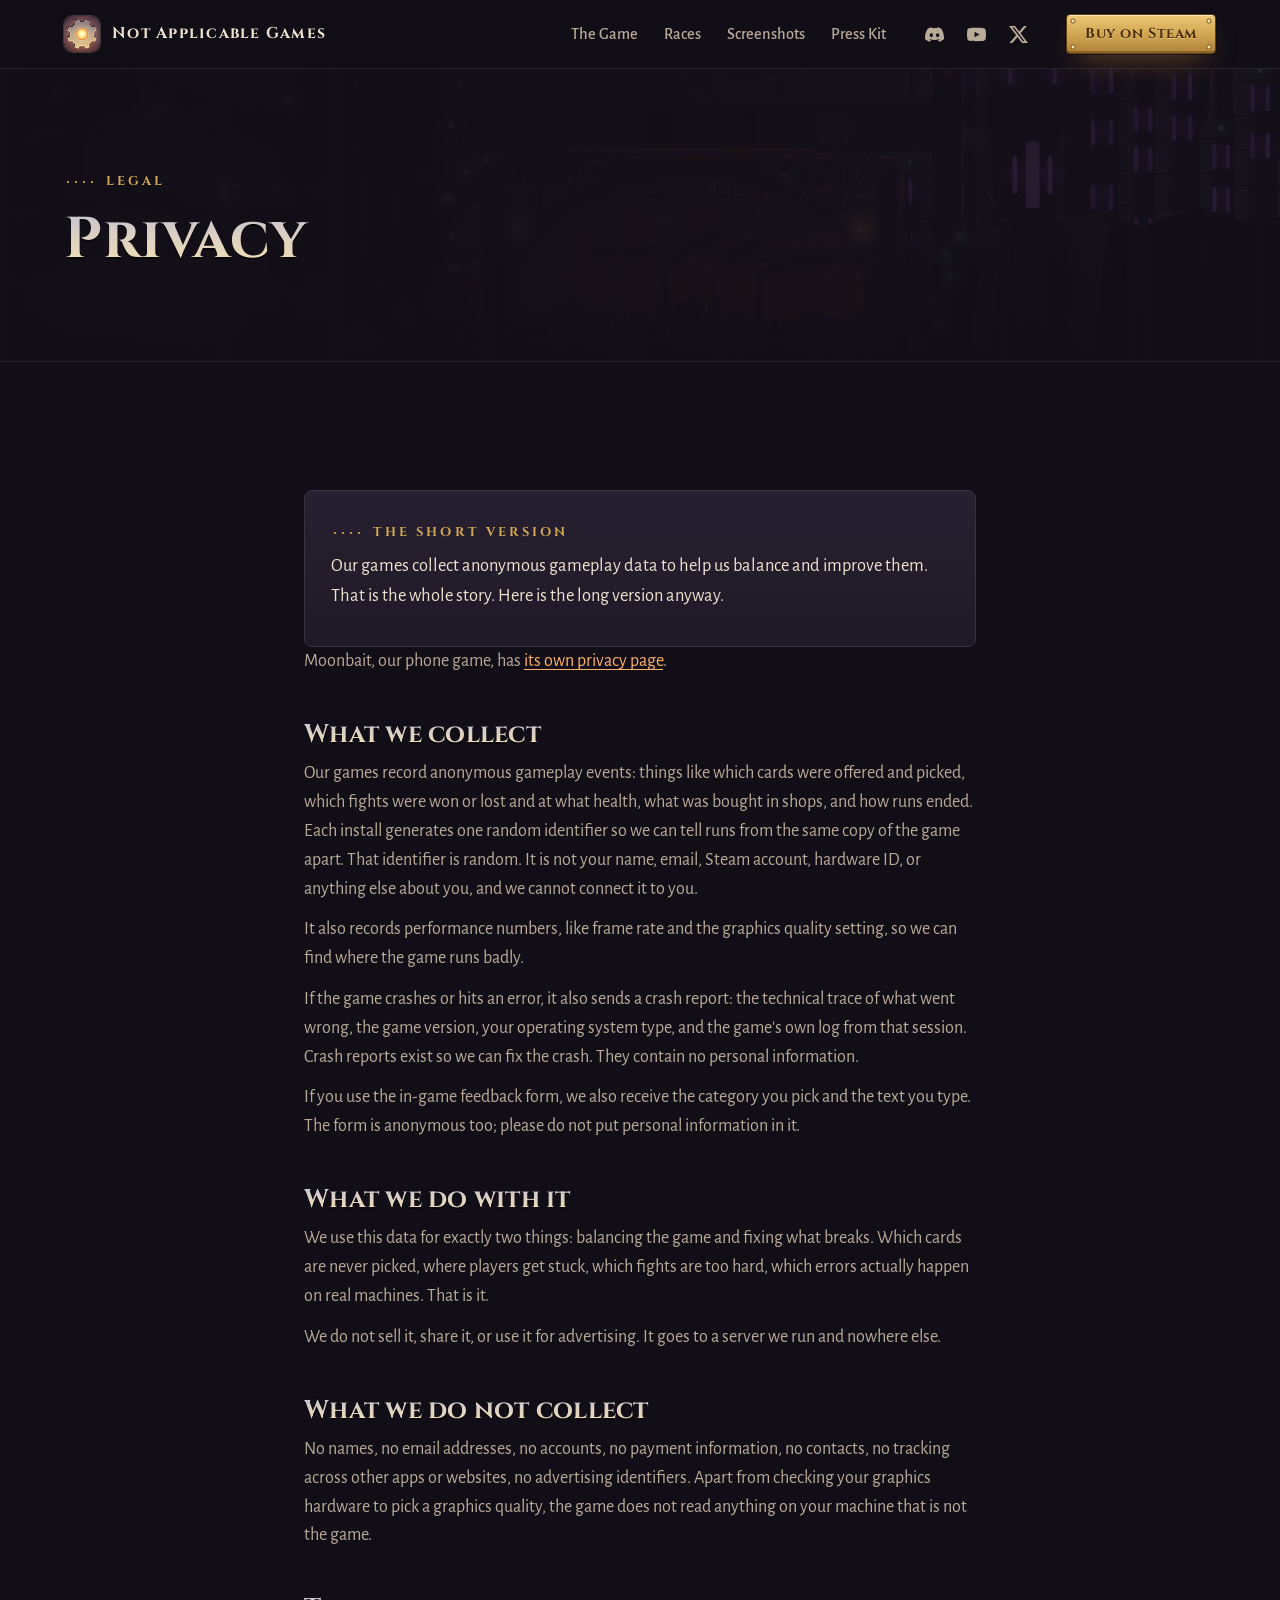
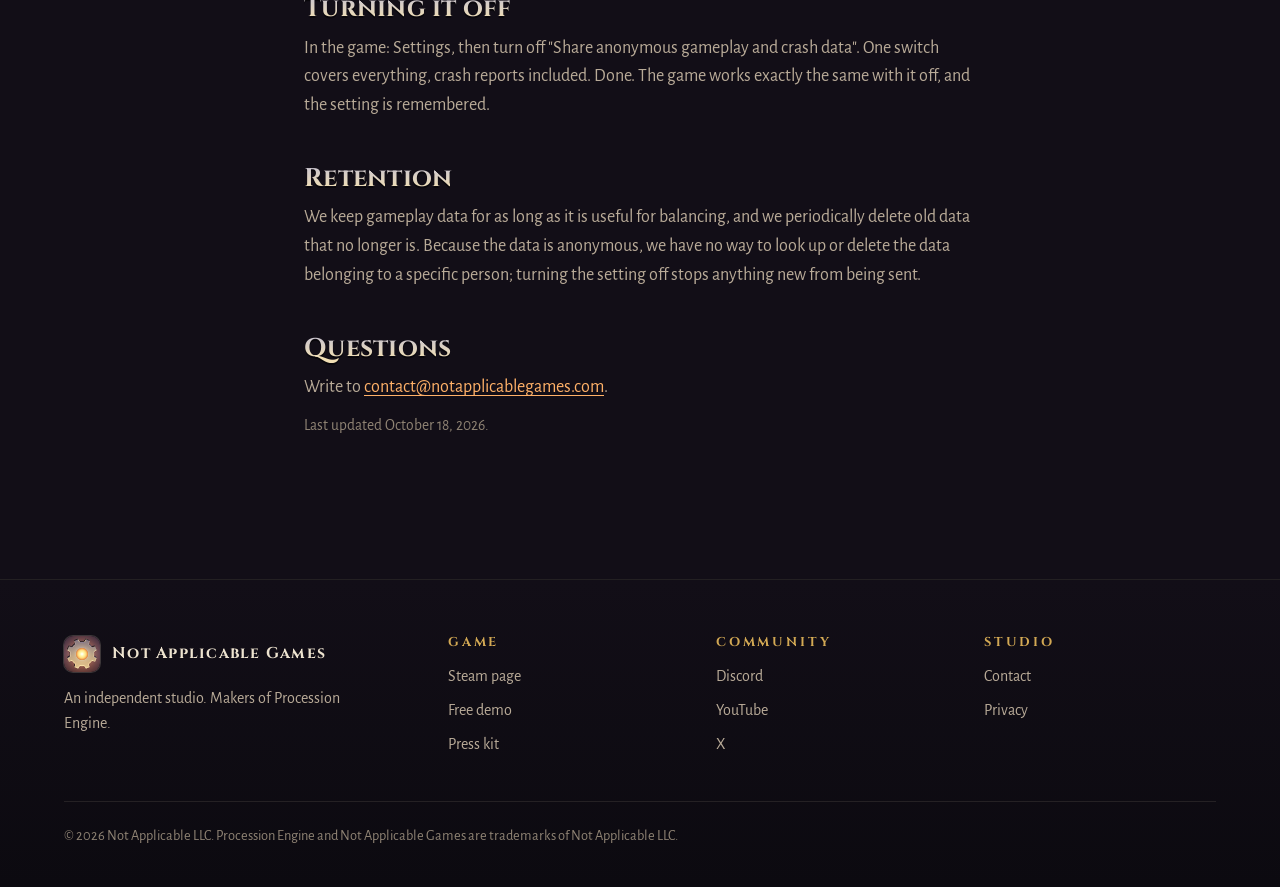
<file: privacy.html>
<!DOCTYPE html>
<html lang="en">
<head>
<meta charset="utf-8">
<meta name="viewport" content="width=device-width, initial-scale=1">
<title>Privacy | Not Applicable Games</title>
<meta name="description" content="What game data Not Applicable Games collects, why, and how to turn it off.">
<link rel="canonical" href="https://notapplicablegames.com/privacy.html">
<meta name="theme-color" content="#0a090c">
<meta name="color-scheme" content="dark">
<link rel="icon" type="image/png" href="assets/favicon_64.png?v=4">
<link rel="apple-touch-icon" href="assets/apple_touch_icon.png?v=4">

<meta property="og:type" content="website">
<meta property="og:site_name" content="Not Applicable Games">
<meta property="og:url" content="https://notapplicablegames.com/privacy.html">
<meta property="og:title" content="Privacy | Not Applicable Games">
<meta property="og:description" content="What game data Not Applicable Games collects, why, and how to turn it off.">
<meta property="og:image" content="https://notapplicablegames.com/assets/social_card.jpg?v=7">
<meta property="og:image:width" content="1200">
<meta property="og:image:height" content="630">
<meta property="og:image:alt" content="Procession Engine: the game's name above a great orange cog setting like a sun, where two silhouetted armies clash in its white-hot eye between a tree fortress and a spired keep.">
<meta name="twitter:card" content="summary_large_image">
<meta name="twitter:site" content="@NotApplicableHQ">
<meta name="twitter:title" content="Privacy | Not Applicable Games">
<meta name="twitter:description" content="What game data Not Applicable Games collects, why, and how to turn it off.">
<meta name="twitter:image" content="https://notapplicablegames.com/assets/social_card.jpg?v=7">

<link rel="preconnect" href="https://fonts.googleapis.com">
<link rel="preconnect" href="https://fonts.gstatic.com" crossorigin>
<link rel="stylesheet" href="https://fonts.googleapis.com/css2?family=Alegreya+Sans:ital,wght@0,400;0,500;0,700;1,400&amp;family=Cinzel:wght@700&amp;display=swap">
<link rel="stylesheet" href="style.css?v=11">
<script>document.documentElement.classList.add('js');</script>
<script src="site.js?v=7" defer></script>
</head>
<body class="privacy">

<svg class="visually-hidden" aria-hidden="true" focusable="false">
  <symbol id="i-discord" viewBox="0 0 24 24"><path fill="currentColor" d="M20.317 4.37a19.79 19.79 0 0 0-4.885-1.515.074.074 0 0 0-.079.037c-.21.375-.444.865-.608 1.25a18.27 18.27 0 0 0-5.487 0 12.64 12.64 0 0 0-.617-1.25.077.077 0 0 0-.079-.037A19.74 19.74 0 0 0 3.677 4.37a.07.07 0 0 0-.032.027C.533 9.046-.32 13.58.099 18.057a.082.082 0 0 0 .031.057 19.9 19.9 0 0 0 5.993 3.03.078.078 0 0 0 .084-.028c.462-.63.874-1.295 1.226-1.994a.076.076 0 0 0-.041-.106 13.1 13.1 0 0 1-1.872-.892.077.077 0 0 1-.008-.128c.126-.094.252-.192.372-.291a.074.074 0 0 1 .078-.01c3.928 1.793 8.18 1.793 12.062 0a.074.074 0 0 1 .078.01c.12.098.246.198.373.292a.077.077 0 0 1-.006.127 12.3 12.3 0 0 1-1.873.892.077.077 0 0 0-.041.107c.36.698.772 1.362 1.225 1.993a.076.076 0 0 0 .084.028 19.84 19.84 0 0 0 6.002-3.03.077.077 0 0 0 .032-.054c.5-5.177-.838-9.674-3.549-13.66a.061.061 0 0 0-.031-.03ZM8.02 15.33c-1.182 0-2.157-1.085-2.157-2.419 0-1.333.956-2.419 2.157-2.419 1.21 0 2.176 1.096 2.157 2.42 0 1.333-.956 2.418-2.157 2.418Zm7.975 0c-1.183 0-2.157-1.085-2.157-2.419 0-1.333.955-2.419 2.157-2.419 1.21 0 2.176 1.096 2.157 2.42 0 1.333-.946 2.418-2.157 2.418Z"/></symbol>
  <symbol id="i-youtube" viewBox="0 0 24 24"><path fill="currentColor" d="M23.5 6.19a3.02 3.02 0 0 0-2.12-2.14C19.5 3.55 12 3.55 12 3.55s-7.5 0-9.38.5A3.02 3.02 0 0 0 .5 6.19 31.6 31.6 0 0 0 0 12a31.6 31.6 0 0 0 .5 5.81 3.02 3.02 0 0 0 2.12 2.14c1.88.5 9.38.5 9.38.5s7.5 0 9.38-.5a3.02 3.02 0 0 0 2.12-2.14A31.6 31.6 0 0 0 24 12a31.6 31.6 0 0 0-.5-5.81ZM9.55 15.57V8.43L15.82 12l-6.27 3.57Z"/></symbol>
  <symbol id="i-x" viewBox="0 0 24 24"><path fill="currentColor" d="M18.9 1.15h3.68l-8.04 9.19L24 22.85h-7.4l-5.8-7.59-6.64 7.59H.47l8.6-9.83L0 1.15h7.59l5.25 6.93 6.06-6.93Zm-1.29 19.5h2.04L6.49 3.24H4.3l13.31 17.41Z"/></symbol>
</svg>

<a class="skip-link" href="#main">Skip to content</a>

<header class="site-nav">
  <nav class="nav-inner" aria-label="Main">
    <a class="brand" href="./"><img src="assets/favicon_64.png?v=4" alt="" width="36" height="36">Not Applicable Games</a>
    <button class="nav-toggle" type="button" aria-expanded="false" aria-controls="nav-links"><span class="nav-toggle-bars" aria-hidden="true"></span><span class="visually-hidden">Menu</span></button>
    <ul class="nav-links" id="nav-links">
      <li><a href="./#game">The Game</a></li>
      <li><a href="./#races">Races</a></li>
      <li><a href="./#media">Screenshots</a></li>
      <li><a href="press.html">Press Kit</a></li>
      <li class="nav-social">
        <a href="https://discord.gg/k9yunfytf9" aria-label="Discord"><svg aria-hidden="true"><use href="#i-discord"/></svg></a>
        <a href="https://www.youtube.com/@NotApplicableHQ" aria-label="YouTube"><svg aria-hidden="true"><use href="#i-youtube"/></svg></a>
        <a href="https://x.com/NotApplicableHQ" aria-label="X"><svg aria-hidden="true"><use href="#i-x"/></svg></a>
      </li>
      <li class="nav-cta"><a class="btn btn-primary btn-sm" href="https://store.steampowered.com/app/4995080/">Buy on Steam</a></li>
    </ul>
  </nav>
</header>

<main id="main">

<header class="page-hero plain">
  <div class="container">
    <span class="eyebrow">Legal</span>
    <h1>Privacy</h1>
  </div>
</header>

<div class="section">
  <article class="container prose">
    <div class="summary-box">
      <span class="eyebrow">The short version</span>
      <p>Our games collect anonymous gameplay data to help us balance and improve them. That is the whole story. Here is the long version anyway.</p>
    </div>
    <p>Moonbait, our phone game, has <a href="moonbait/privacy">its own privacy page</a>.</p>

    <h2>What we collect</h2>
    <p>Our games record anonymous gameplay events: things like which cards were offered and picked, which fights were won or lost and at what health, what was bought in shops, and how runs ended. Each install generates one random identifier so we can tell runs from the same copy of the game apart. That identifier is random. It is not your name, email, Steam account, hardware ID, or anything else about you, and we cannot connect it to you.</p>
    <p>It also records performance numbers, like frame rate and the graphics quality setting, so we can find where the game runs badly.</p>
    <p>If the game crashes or hits an error, it also sends a crash report: the technical trace of what went wrong, the game version, your operating system type, and the game's own log from that session. Crash reports exist so we can fix the crash. They contain no personal information.</p>
    <p>If you use the in-game feedback form, we also receive the category you pick and the text you type. The form is anonymous too; please do not put personal information in it.</p>

    <h2>What we do with it</h2>
    <p>We use this data for exactly two things: balancing the game and fixing what breaks. Which cards are never picked, where players get stuck, which fights are too hard, which errors actually happen on real machines. That is it.</p>
    <p>We do not sell it, share it, or use it for advertising. It goes to a server we run and nowhere else.</p>

    <h2>What we do not collect</h2>
    <p>No names, no email addresses, no accounts, no payment information, no contacts, no tracking across other apps or websites, no advertising identifiers. Apart from checking your graphics hardware to pick a graphics quality, the game does not read anything on your machine that is not the game.</p>

    <h2>Turning it off</h2>
    <p>In the game: Settings, then turn off "Share anonymous gameplay and crash data". One switch covers everything, crash reports included. Done. The game works exactly the same with it off, and the setting is remembered.</p>

    <h2>Retention</h2>
    <p>We keep gameplay data for as long as it is useful for balancing, and we periodically delete old data that no longer is. Because the data is anonymous, we have no way to look up or delete the data belonging to a specific person; turning the setting off stops anything new from being sent.</p>

    <h2>Questions</h2>
    <p>Write to <a href="mailto:contact@notapplicablegames.com">contact@notapplicablegames.com</a>.</p>

    <p class="updated">Last updated October 18, 2026.</p>
  </article>
</div>

</main>

<footer class="site-footer">
  <div class="container">
    <div class="footer-grid">
      <div class="footer-brand">
        <a class="brand" href="./"><img src="assets/favicon_64.png?v=4" alt="" width="36" height="36">Not Applicable Games</a>
        <p>An independent studio. Makers of Procession Engine.</p>
      </div>
      <div class="footer-col">
        <h2>Game</h2>
        <ul>
          <li><a href="https://store.steampowered.com/app/4995080/">Steam page</a></li>
          <li><a href="https://store.steampowered.com/app/5114550/">Free demo</a></li>
          <li><a href="press.html">Press kit</a></li>
        </ul>
      </div>
      <div class="footer-col">
        <h2>Community</h2>
        <ul>
          <li><a href="https://discord.gg/k9yunfytf9">Discord</a></li>
          <li><a href="https://www.youtube.com/@NotApplicableHQ">YouTube</a></li>
          <li><a href="https://x.com/NotApplicableHQ">X</a></li>
        </ul>
      </div>
      <div class="footer-col">
        <h2>Studio</h2>
        <ul>
          <li><a href="mailto:contact@notapplicablegames.com">Contact</a></li>
          <li><a href="privacy.html" aria-current="page">Privacy</a></li>
        </ul>
      </div>
    </div>
    <p class="footer-legal">&copy; 2026 Not Applicable LLC. Procession Engine and Not Applicable Games are trademarks of Not Applicable LLC.</p>
  </div>
</footer>

</body>
</html>
</file>
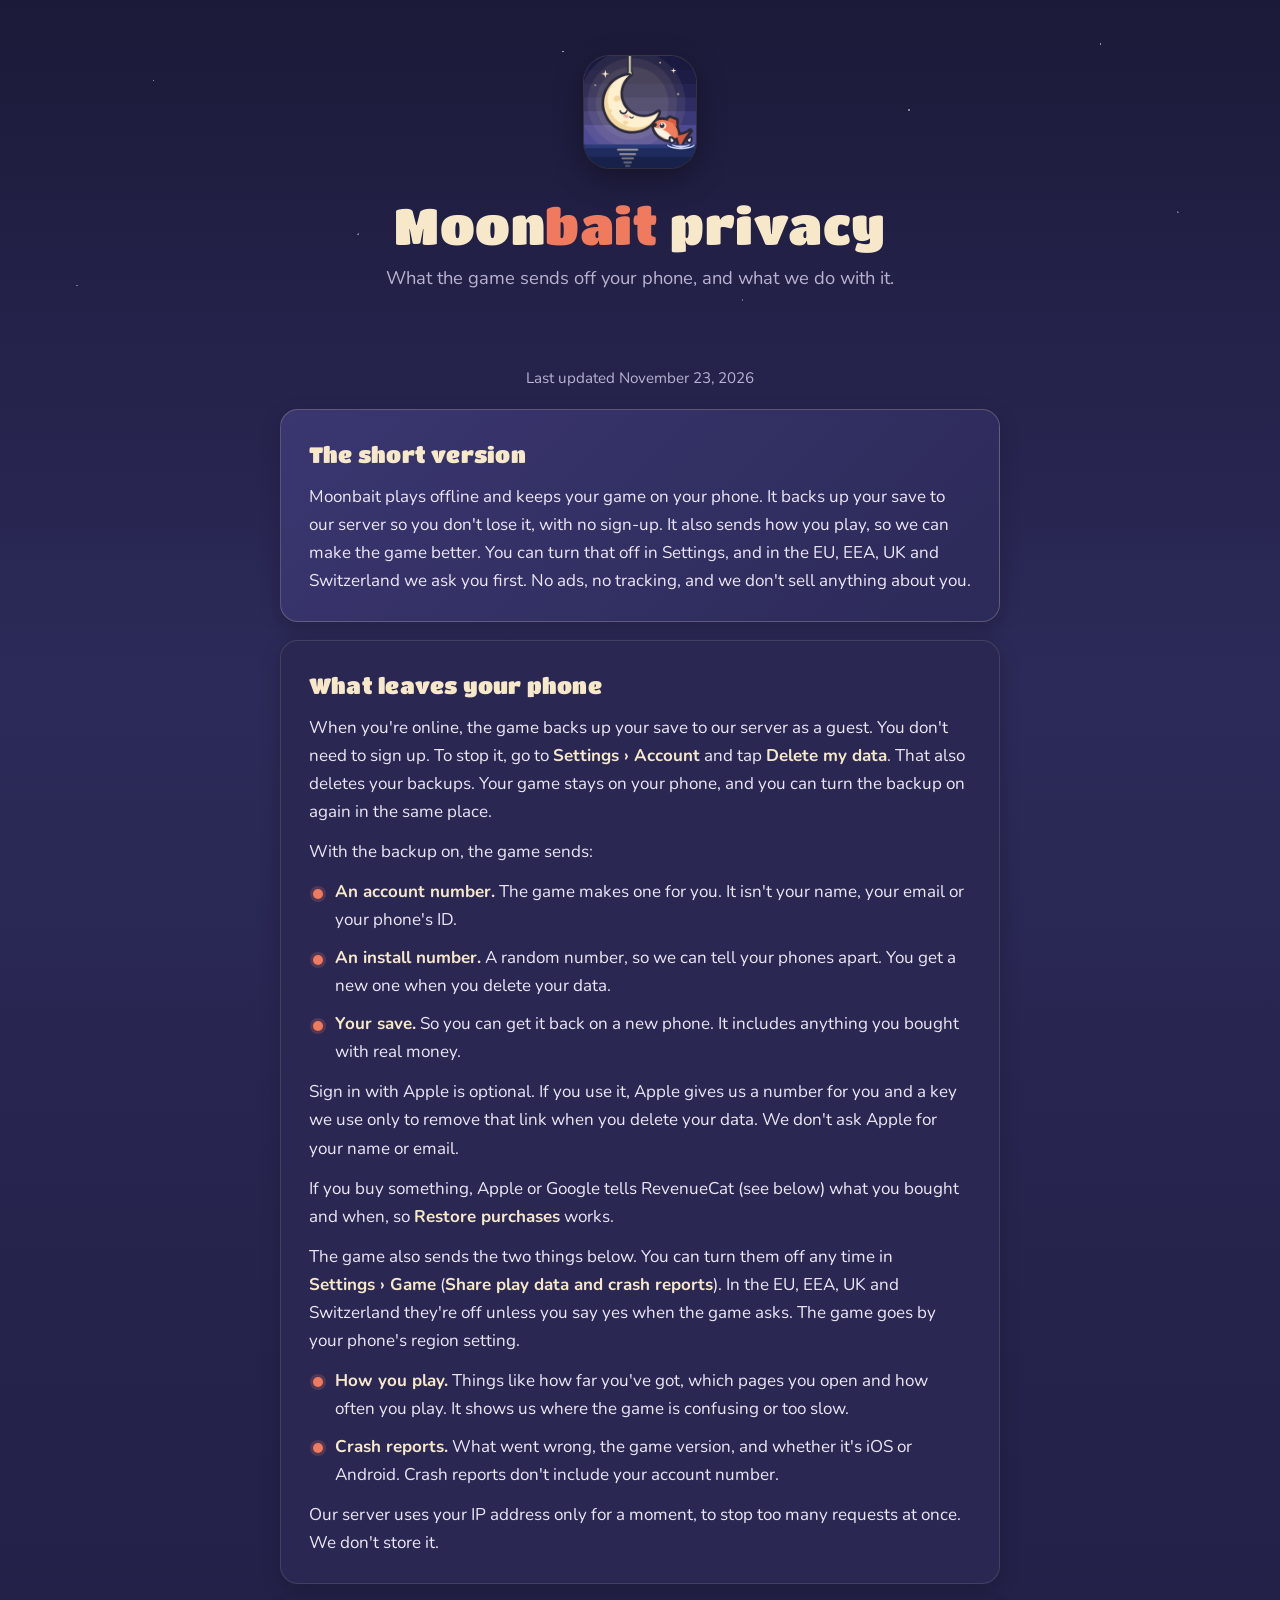
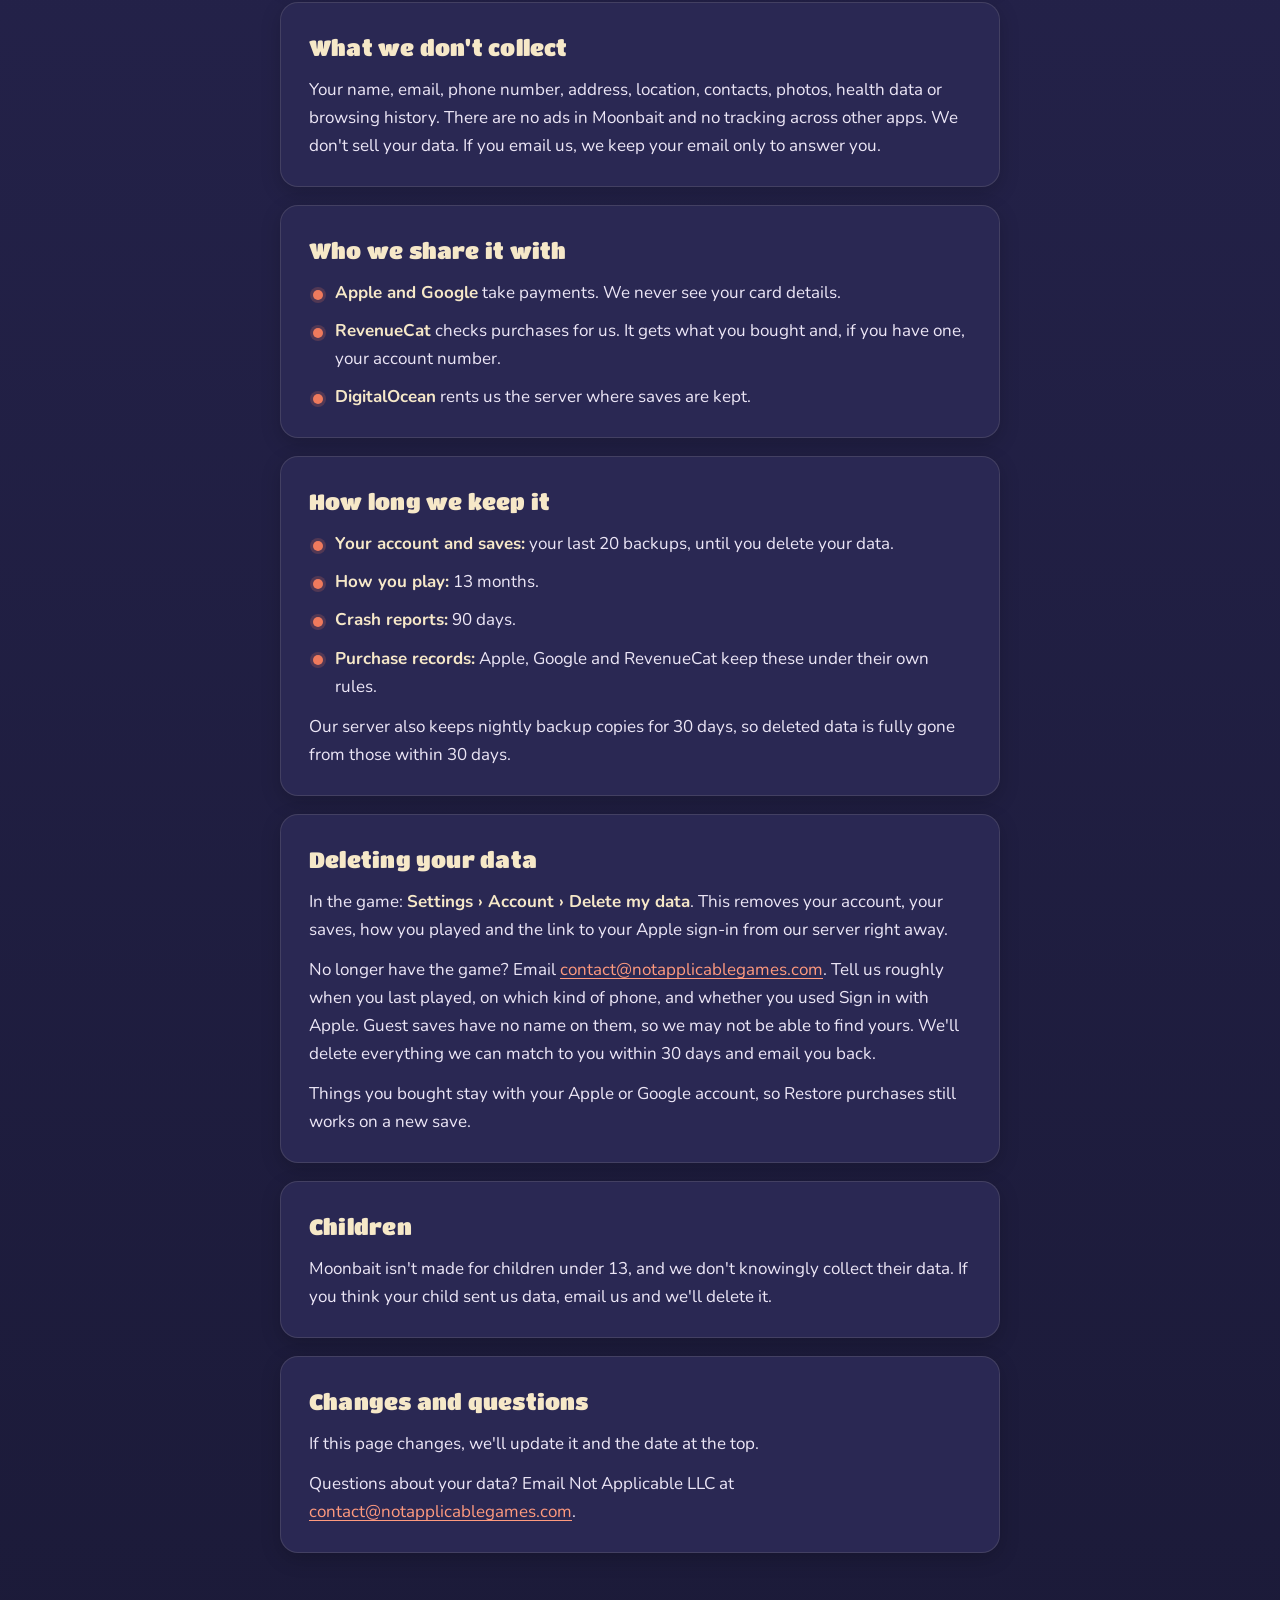
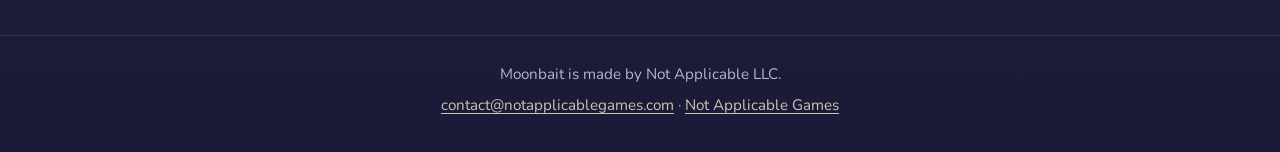
<file: moonbait/privacy.html>
<!DOCTYPE html>
<html lang="en">
<head>
<meta charset="utf-8">
<meta name="viewport" content="width=device-width, initial-scale=1">
<title>Moonbait privacy | Not Applicable Games</title>
<meta name="description" content="What Moonbait sends off your phone, what we do with it, and how to delete it.">
<link rel="canonical" href="https://notapplicablegames.com/moonbait/privacy">
<meta name="theme-color" content="#24224a">
<meta name="color-scheme" content="dark">
<link rel="icon" type="image/png" href="/assets/moonbait/icon_64.png">
<link rel="apple-touch-icon" href="/assets/moonbait/icon_180.png">
<meta property="og:type" content="website">
<meta property="og:site_name" content="Not Applicable Games">
<meta property="og:url" content="https://notapplicablegames.com/moonbait/privacy">
<meta property="og:title" content="Moonbait privacy">
<meta property="og:description" content="What Moonbait sends off your phone, what we do with it, and how to delete it.">
<meta property="og:image" content="https://notapplicablegames.com/assets/moonbait/feature_1024x500.png">
<meta property="og:image:alt" content="The Moonbait logo beside a sleepy crescent moon on a fishing line, with a little orange fish jumping for it.">
<link rel="preconnect" href="https://fonts.googleapis.com">
<link rel="preconnect" href="https://fonts.gstatic.com" crossorigin>
<link rel="stylesheet" href="https://fonts.googleapis.com/css2?family=Titan+One&amp;family=Nunito:ital,wght@0,400;0,600;0,700;1,400&amp;display=swap">
<style>
:root {
  --night: #1b1a38;
  --band-1: #24224a;
  --band-2: #2c2a58;
  --band-3: #363366;
  --card: #2a2853;
  --card-line: rgba(246, 232, 200, 0.12);
  --moon: #f6e8c8;
  --moon-dim: #cfc4ad;
  --text: #ece6f6;
  --muted: #b9b2d0;
  --coral: #ef7a5d;
  --coral-hi: #ff9a7e;
  --sea: #1e2d55;
  --radius: 18px;
}
*, *::before, *::after { box-sizing: border-box; }
* { margin: 0; padding: 0; }
html { -webkit-text-size-adjust: 100%; text-size-adjust: 100%; scroll-behavior: smooth; }
body {
  background:
    linear-gradient(180deg, var(--night) 0, var(--band-1) 340px, var(--band-2) 680px, var(--band-1) 1400px, var(--night) 100%);
  color: var(--text);
  font-family: "Nunito", -apple-system, BlinkMacSystemFont, "Segoe UI", system-ui, sans-serif;
  font-size: 1.0625rem;
  line-height: 1.65;
  -webkit-font-smoothing: antialiased;
  min-height: 100vh;
}
a { color: var(--coral-hi); text-underline-offset: 3px; }
a:hover { color: #ffbca8; }
:focus-visible { outline: 2px solid var(--coral-hi); outline-offset: 3px; border-radius: 4px; }
::selection { background: rgba(239, 122, 93, 0.4); color: #fff; }
.skip-link { position: absolute; left: 16px; top: -60px; background: var(--coral); color: #2a0f06; font-weight: 700; padding: 10px 16px; border-radius: 10px; text-decoration: none; }
.skip-link:focus { top: 12px; }

.sky { position: relative; overflow: hidden; padding: 56px 24px 72px; text-align: center; }
.sky::before {
  content: ""; position: absolute; inset: 0; pointer-events: none;
  background-image:
    radial-gradient(1.5px 1.5px at 12% 22%, #fff8 50%, transparent 51%),
    radial-gradient(2px 2px at 28% 64%, #fff6 50%, transparent 51%),
    radial-gradient(1.5px 1.5px at 44% 14%, #fff9 50%, transparent 51%),
    radial-gradient(2px 2px at 71% 30%, #fff7 50%, transparent 51%),
    radial-gradient(1.5px 1.5px at 86% 12%, #fff8 50%, transparent 51%),
    radial-gradient(2px 2px at 92% 58%, #fff5 50%, transparent 51%),
    radial-gradient(1.5px 1.5px at 6% 78%, #fff6 50%, transparent 51%),
    radial-gradient(1.5px 1.5px at 58% 82%, #fff5 50%, transparent 51%);
}
.sky > * { position: relative; }
.icon { width: 112px; height: 112px; border-radius: 26px; margin: 0 auto 20px; box-shadow: 0 10px 30px rgba(0,0,0,0.35), 0 0 0 1px rgba(246,232,200,0.15); }
h1, h2 { font-family: "Titan One", "Nunito", system-ui, sans-serif; font-weight: 400; letter-spacing: 0.01em; }
h1 { font-size: clamp(2.2rem, 6vw, 3.2rem); line-height: 1.1; color: var(--moon); }
h1 .bait { color: var(--coral); }
.sub { margin-top: 10px; color: var(--muted); font-size: 1.15rem; }

.water { height: 18px; background: repeating-linear-gradient(90deg, rgba(246,232,200,0.18) 0 34px, transparent 34px 52px); width: 120px; margin: 26px auto 0; border-radius: 9px; opacity: 0.7; }

main { max-width: 760px; margin: 0 auto; padding: 0 20px 64px; }
.card { background: var(--card); border: 1px solid var(--card-line); border-radius: var(--radius); padding: 26px 28px; margin-bottom: 18px; box-shadow: 0 6px 20px rgba(0,0,0,0.18); }
.card.short { background: linear-gradient(135deg, #3a3670, #2c2a58); border-color: rgba(246,232,200,0.22); }
.card h2 { font-size: 1.4rem; color: var(--moon); margin-bottom: 10px; }
.card p + p, .card p + ul, .card ul + p { margin-top: 12px; }
.card ul { list-style: none; }
.card li { position: relative; padding-left: 26px; margin-top: 10px; }
.card li::before { content: ""; position: absolute; left: 4px; top: 0.62em; width: 10px; height: 10px; border-radius: 50%; background: var(--coral); box-shadow: 0 0 0 3px rgba(239,122,93,0.2); }
strong { color: var(--moon); font-weight: 700; }
.path { white-space: nowrap; font-weight: 700; color: var(--moon); }
.updated { text-align: center; color: var(--muted); font-size: 0.95rem; margin-top: 28px; }

footer { border-top: 1px solid var(--card-line); padding: 26px 20px 34px; text-align: center; color: var(--muted); font-size: 0.95rem; }
footer a { color: var(--moon-dim); }
footer p + p { margin-top: 6px; }

@media (max-width: 520px) {
  .sky { padding: 40px 18px 56px; }
  .card { padding: 22px 20px; }
  .icon { width: 92px; height: 92px; border-radius: 22px; }
}
</style>
</head>
<body>
<a class="skip-link" href="#main">Skip to content</a>

<header class="sky">
  <img class="icon" src="/assets/moonbait/icon_512.png" alt="The Moonbait app icon: a sleepy crescent moon on a fishing line, with a little orange fish jumping for it." width="112" height="112">
  <h1>Moon<span class="bait">bait</span> privacy</h1>
  <p class="sub">What the game sends off your phone, and what we do with it.</p>
</header>

<main id="main">
<p class="updated" style="margin:0 0 18px">Last updated November 23, 2026</p>

<section class="card short">
  <h2>The short version</h2>
  <p>Moonbait plays offline and keeps your game on your phone. It backs up your save to our server so you don't lose it, with no sign-up. It also sends how you play, so we can make the game better. You can turn that off in Settings, and in the EU, EEA, UK and Switzerland we ask you first. No ads, no tracking, and we don't sell anything about you.</p>
</section>

<section class="card">
  <h2>What leaves your phone</h2>
  <p>When you're online, the game backs up your save to our server as a guest. You don't need to sign up. To stop it, go to <span class="path">Settings › Account</span> and tap <strong>Delete my data</strong>. That also deletes your backups. Your game stays on your phone, and you can turn the backup on again in the same place.</p>
  <p>With the backup on, the game sends:</p>
  <ul>
    <li><strong>An account number.</strong> The game makes one for you. It isn't your name, your email or your phone's ID.</li>
    <li><strong>An install number.</strong> A random number, so we can tell your phones apart. You get a new one when you delete your data.</li>
    <li><strong>Your save.</strong> So you can get it back on a new phone. It includes anything you bought with real money.</li>
  </ul>
  <p>Sign in with Apple is optional. If you use it, Apple gives us a number for you and a key we use only to remove that link when you delete your data. We don't ask Apple for your name or email.</p>
  <p>If you buy something, Apple or Google tells RevenueCat (see below) what you bought and when, so <strong>Restore purchases</strong> works.</p>
  <p>The game also sends the two things below. You can turn them off any time in <span class="path">Settings › Game</span> (<strong>Share play data and crash reports</strong>). In the EU, EEA, UK and Switzerland they're off unless you say yes when the game asks. The game goes by your phone's region setting.</p>
  <ul>
    <li><strong>How you play.</strong> Things like how far you've got, which pages you open and how often you play. It shows us where the game is confusing or too slow.</li>
    <li><strong>Crash reports.</strong> What went wrong, the game version, and whether it's iOS or Android. Crash reports don't include your account number.</li>
  </ul>
  <p>Our server uses your IP address only for a moment, to stop too many requests at once. We don't store it.</p>
</section>

<section class="card">
  <h2>What we don't collect</h2>
  <p>Your name, email, phone number, address, location, contacts, photos, health data or browsing history. There are no ads in Moonbait and no tracking across other apps. We don't sell your data. If you email us, we keep your email only to answer you.</p>
</section>

<section class="card">
  <h2>Who we share it with</h2>
  <ul>
    <li><strong>Apple and Google</strong> take payments. We never see your card details.</li>
    <li><strong>RevenueCat</strong> checks purchases for us. It gets what you bought and, if you have one, your account number.</li>
    <li><strong>DigitalOcean</strong> rents us the server where saves are kept.</li>
  </ul>
</section>

<section class="card">
  <h2>How long we keep it</h2>
  <ul>
    <li><strong>Your account and saves:</strong> your last 20 backups, until you delete your data.</li>
    <li><strong>How you play:</strong> 13 months.</li>
    <li><strong>Crash reports:</strong> 90 days.</li>
    <li><strong>Purchase records:</strong> Apple, Google and RevenueCat keep these under their own rules.</li>
  </ul>
  <p>Our server also keeps nightly backup copies for 30 days, so deleted data is fully gone from those within 30 days.</p>
</section>

<section class="card" id="delete">
  <h2>Deleting your data</h2>
  <p>In the game: <span class="path">Settings › Account › Delete my data</span>. This removes your account, your saves, how you played and the link to your Apple sign-in from our server right away.</p>
  <p>No longer have the game? Email <a href="mailto:contact@notapplicablegames.com?subject=Delete%20my%20Moonbait%20data">contact@notapplicablegames.com</a>. Tell us roughly when you last played, on which kind of phone, and whether you used Sign in with Apple. Guest saves have no name on them, so we may not be able to find yours. We'll delete everything we can match to you within 30 days and email you back.</p>
  <p>Things you bought stay with your Apple or Google account, so Restore purchases still works on a new save.</p>
</section>

<section class="card">
  <h2>Children</h2>
  <p>Moonbait isn't made for children under 13, and we don't knowingly collect their data. If you think your child sent us data, email us and we'll delete it.</p>
</section>

<section class="card">
  <h2>Changes and questions</h2>
  <p>If this page changes, we'll update it and the date at the top.</p>
  <p>Questions about your data? Email Not Applicable LLC at <a href="mailto:contact@notapplicablegames.com">contact@notapplicablegames.com</a>.</p>
</section>
</main>

<footer>
  <p>Moonbait is made by Not Applicable LLC.</p>
  <p><a href="mailto:contact@notapplicablegames.com">contact@notapplicablegames.com</a> · <a href="/">Not Applicable Games</a></p>
</footer>
</body>
</html>
</file>
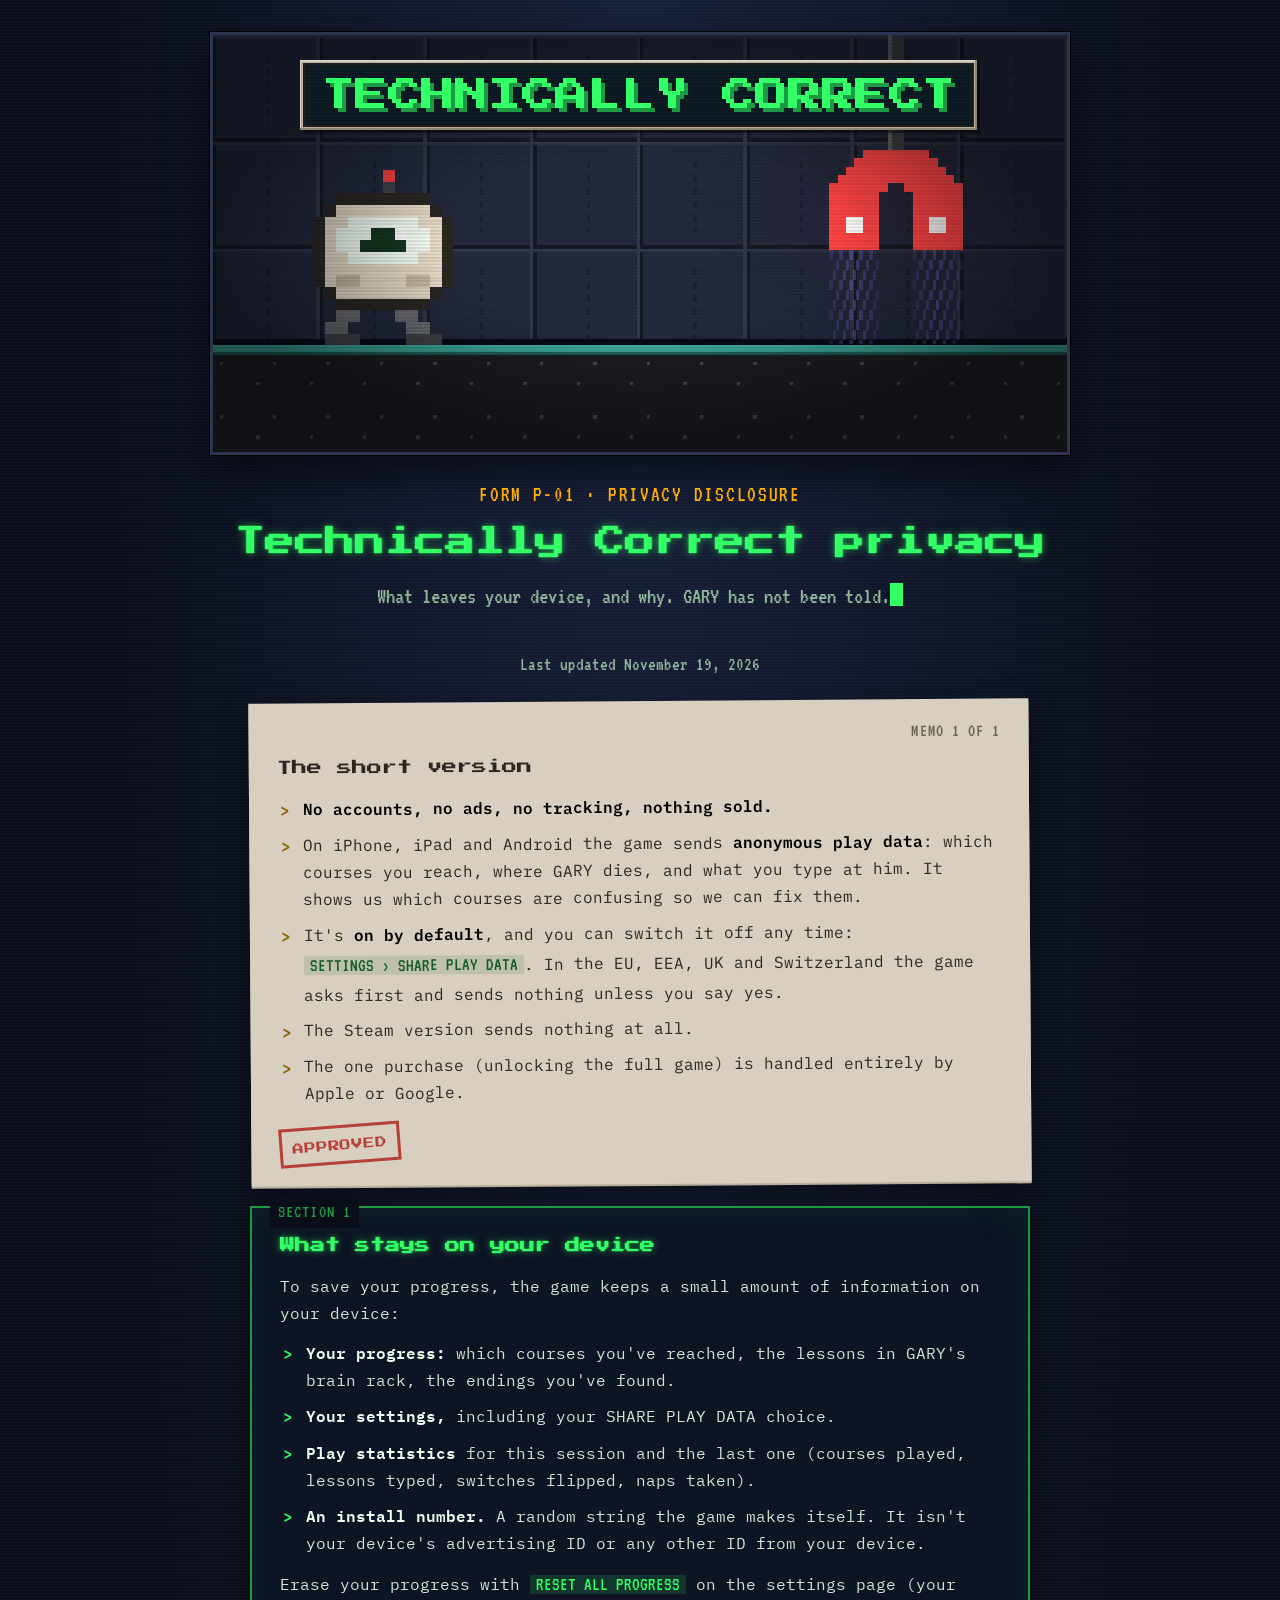
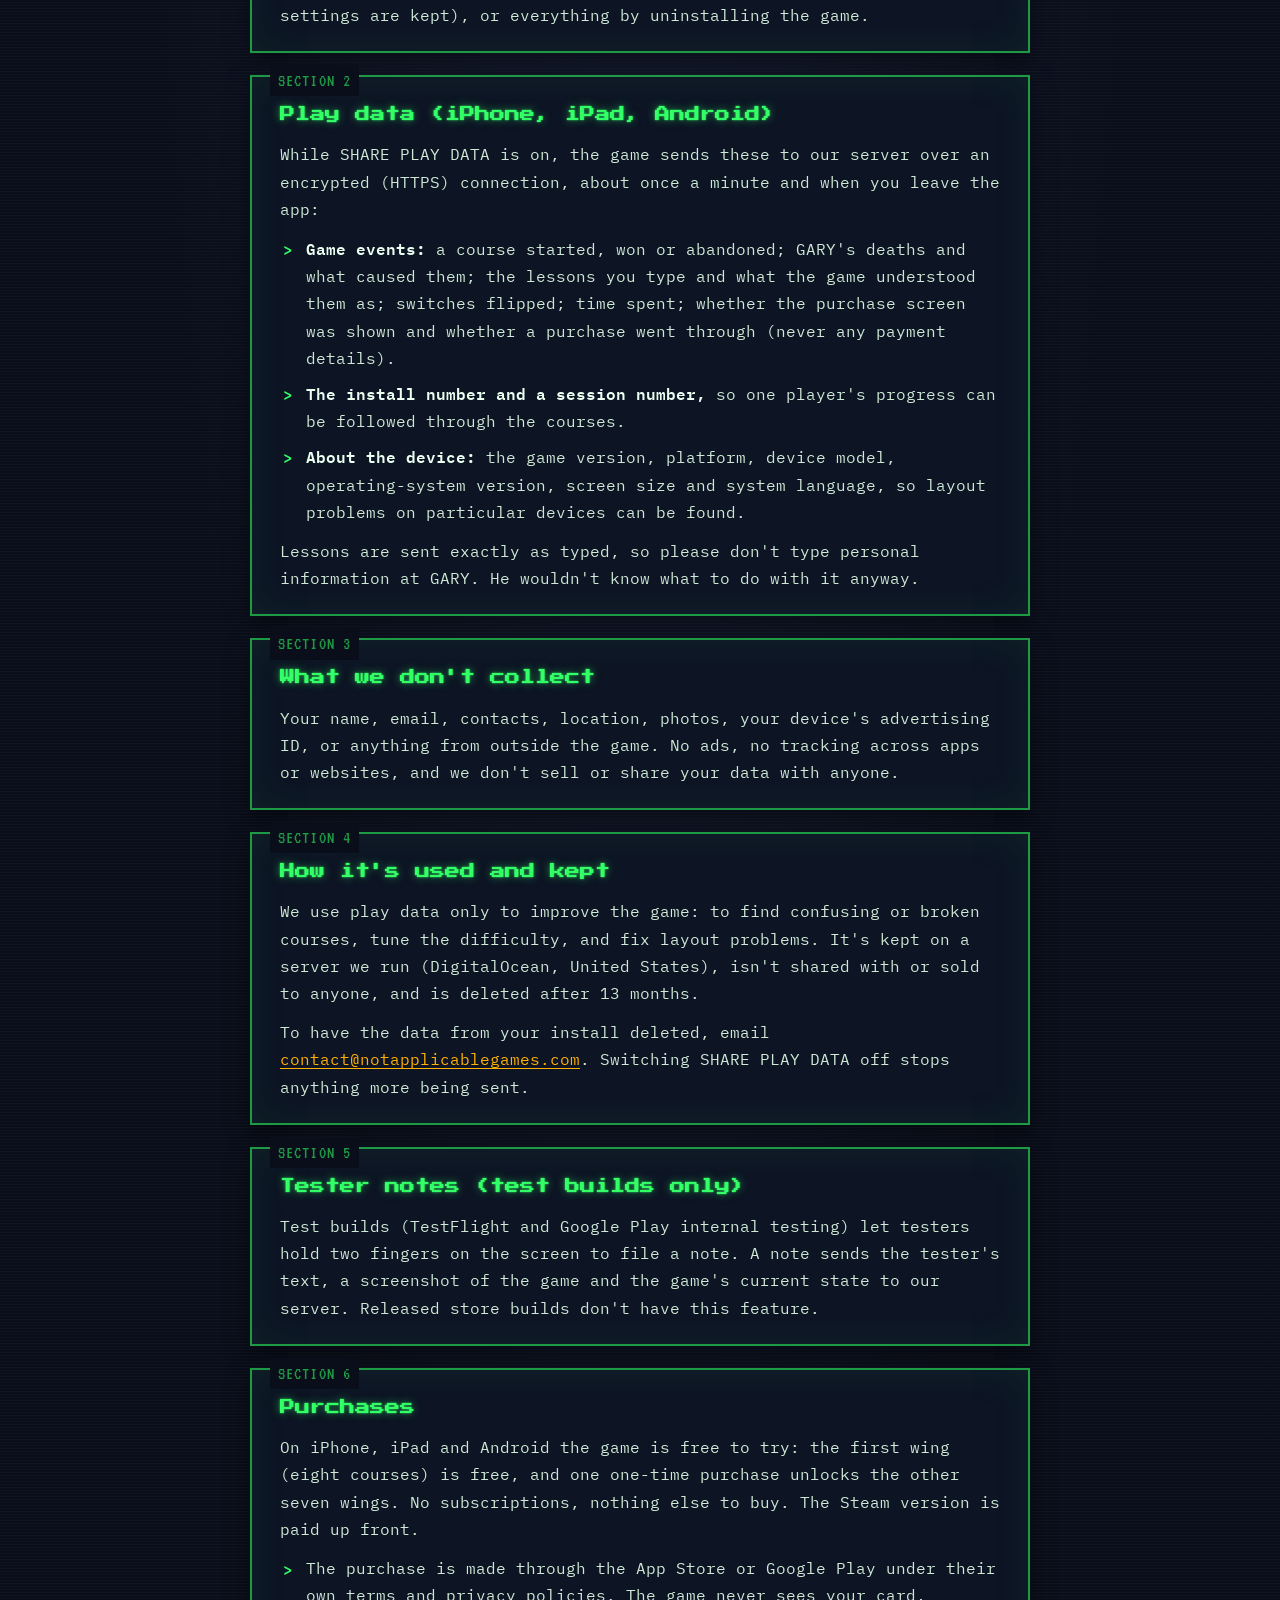
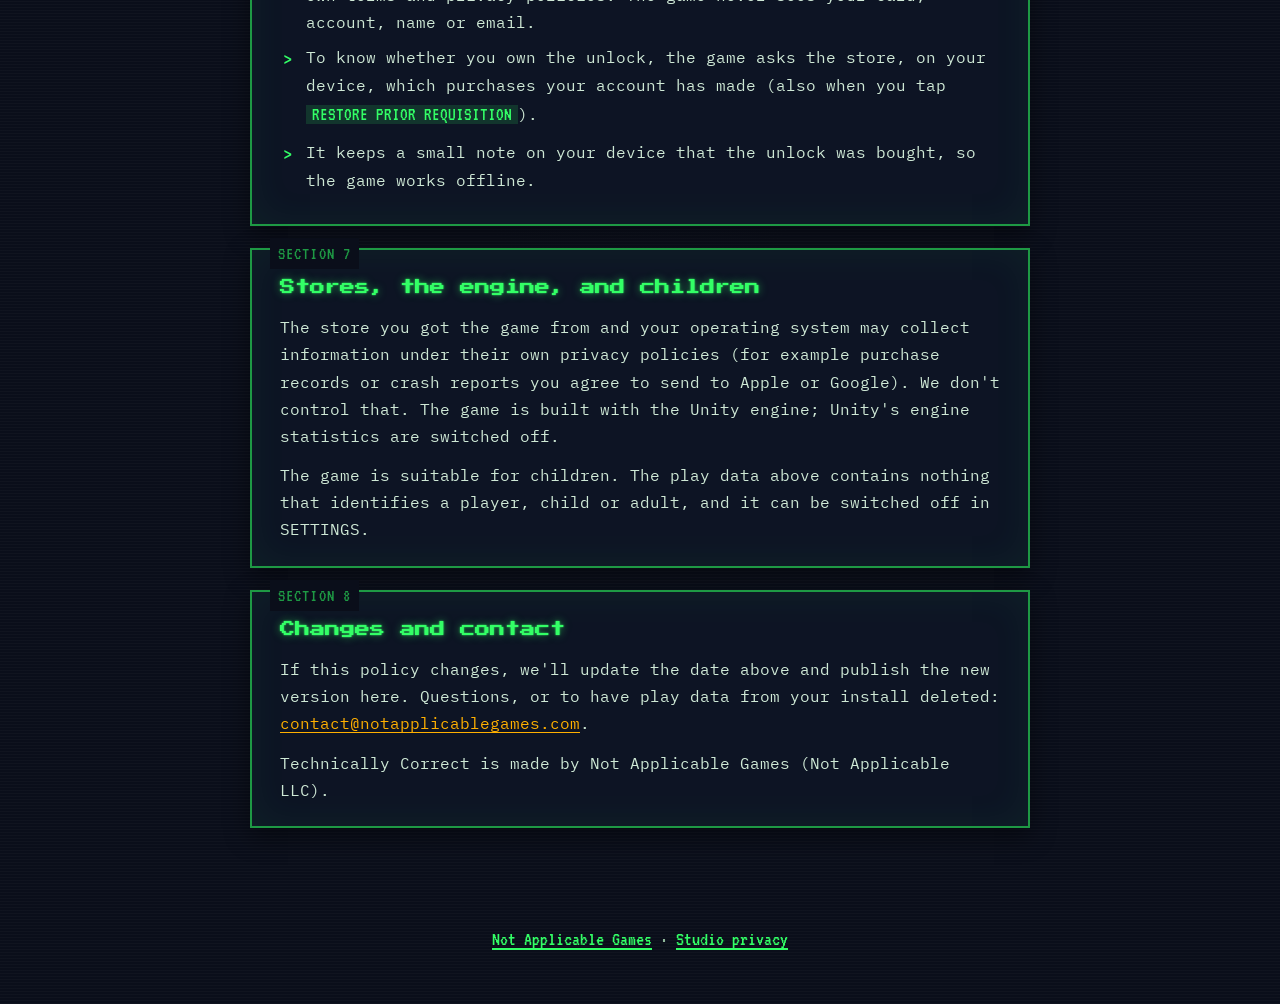
<file: technically-correct/privacy.html>
<!DOCTYPE html>
<html lang="en">
<head>
<meta charset="utf-8">
<meta name="viewport" content="width=device-width, initial-scale=1">
<title>Technically Correct privacy | Not Applicable Games</title>
<meta name="description" content="What Technically Correct sends off your device, why, and how to switch it off.">
<link rel="canonical" href="https://notapplicablegames.com/technically-correct/privacy.html">
<meta name="theme-color" content="#0a0e1a">
<meta name="color-scheme" content="dark">
<link rel="icon" type="image/png" href="/assets/technically-correct/icon_64.png">
<link rel="apple-touch-icon" href="/assets/technically-correct/icon_180.png">
<meta property="og:type" content="website">
<meta property="og:site_name" content="Not Applicable Games">
<meta property="og:url" content="https://notapplicablegames.com/technically-correct/privacy.html">
<meta property="og:title" content="Technically Correct privacy">
<meta property="og:description" content="What Technically Correct sends off your device, why, and how to switch it off.">
<meta property="og:image" content="https://notapplicablegames.com/assets/technically-correct/feature_1024x500.png">
<meta property="og:image:alt" content="GARY, a round white robot, stands in a dark facility corridor next to a big red magnet, under a green TECHNICALLY CORRECT sign.">
<link rel="preconnect" href="https://fonts.googleapis.com">
<link rel="preconnect" href="https://fonts.gstatic.com" crossorigin>
<link rel="stylesheet" href="https://fonts.googleapis.com/css2?family=Press+Start+2P&amp;family=VT323&amp;family=IBM+Plex+Mono:ital,wght@0,400;0,600;1,400&amp;display=swap">
<style>
:root {
  --navy: #0a0e1a;
  --navy-2: #131a2e;
  --panel: #0d1424;
  --phosphor: #33ff66;
  --phosphor-dim: #1e9944;
  --phosphor-faint: rgba(51, 255, 102, 0.14);
  --amber: #ffb000;
  --amber-dim: #8a6200;
  --alert: #ff4444;
  --putty: #d8cfc0;
  --putty-dark: #b8ae9c;
  --ink: #2a2620;
  --text: #cfe9d6;
  --muted: #8fb79a;
}
*, *::before, *::after { box-sizing: border-box; }
* { margin: 0; padding: 0; }
html { -webkit-text-size-adjust: 100%; text-size-adjust: 100%; scroll-behavior: smooth; }
body {
  background:
    repeating-linear-gradient(0deg, rgba(255,255,255,0.025) 0 1px, transparent 1px 3px),
    radial-gradient(ellipse at 50% 0%, #17203a 0%, var(--navy) 60%);
  background-color: var(--navy);
  color: var(--text);
  font-family: "IBM Plex Mono", ui-monospace, "SF Mono", Menlo, monospace;
  font-size: 1rem;
  line-height: 1.7;
  -webkit-font-smoothing: antialiased;
  min-height: 100vh;
}
a { color: var(--amber); text-underline-offset: 3px; }
a:hover { color: #ffd06a; }
:focus-visible { outline: 2px solid var(--amber); outline-offset: 3px; }
::selection { background: rgba(51, 255, 102, 0.3); color: #fff; }
.skip-link { position: absolute; left: 16px; top: -60px; background: var(--amber); color: #1a1200; font-weight: 600; padding: 10px 16px; text-decoration: none; }
.skip-link:focus { top: 12px; }

header { max-width: 900px; margin: 0 auto; padding: 32px 20px 8px; text-align: center; }
.banner { display: block; width: 100%; height: auto; image-rendering: pixelated; border: 3px solid #2b3550; box-shadow: 0 0 0 1px #000, 0 18px 40px rgba(0,0,0,0.55); }
.form-no { margin-top: 22px; font-family: "VT323", monospace; font-size: 1.35rem; letter-spacing: 0.08em; color: var(--amber); }
h1, h2 { font-family: "Press Start 2P", "VT323", monospace; font-weight: 400; color: var(--phosphor); text-shadow: 0 0 8px rgba(51,255,102,0.55), 0 0 2px rgba(51,255,102,0.9); }
h1 { font-size: clamp(1.15rem, 3.6vw, 1.9rem); line-height: 1.5; margin-top: 6px; }
.sub { margin-top: 12px; font-family: "VT323", monospace; font-size: 1.45rem; color: var(--muted); }
.sub .cursor { display: inline-block; width: 0.6em; height: 1em; background: var(--phosphor); vertical-align: -0.12em; animation: blink 1.1s steps(1) infinite; }
@keyframes blink { 50% { opacity: 0; } }
@media (prefers-reduced-motion: reduce) { .sub .cursor { animation: none; } }

main { max-width: 820px; margin: 0 auto; padding: 18px 20px 72px; }
.updated { font-family: "VT323", monospace; font-size: 1.2rem; color: var(--muted); margin: 6px 0 20px; text-align: center; }

.card {
  position: relative;
  background: var(--panel);
  border: 2px solid var(--phosphor-dim);
  box-shadow: inset 0 0 40px rgba(51,255,102,0.06), 0 8px 24px rgba(0,0,0,0.45);
  padding: 26px 28px 22px;
  margin-bottom: 22px;
}
.card::before {
  content: attr(data-form);
  position: absolute; top: -12px; left: 18px;
  background: var(--navy); padding: 0 8px;
  font-family: "VT323", monospace; font-size: 1.15rem; letter-spacing: 0.06em; color: var(--phosphor-dim);
}
.card h2 { font-size: 0.95rem; line-height: 1.6; margin-bottom: 14px; }
.card p { margin-bottom: 12px; }
.card p:last-child, .card ul:last-child { margin-bottom: 0; }
.card ul { list-style: none; margin: 0 0 12px; }
.card li { position: relative; padding-left: 1.6em; margin-bottom: 8px; }
.card li::before { content: ">"; position: absolute; left: 0.2em; color: var(--phosphor); font-weight: 600; }
strong { color: #eafff0; font-weight: 600; }
.path { font-family: "VT323", monospace; font-size: 1.2em; color: var(--phosphor); background: var(--phosphor-faint); padding: 0 6px; white-space: nowrap; }

/* the short version: a paper form with an amber stamp */
.memo {
  background: var(--putty);
  color: var(--ink);
  border: none;
  box-shadow: 0 2px 0 var(--putty-dark), 0 12px 28px rgba(0,0,0,0.5);
  transform: rotate(-0.4deg);
}
.memo::before { position: static; display: block; text-align: right; background: none; color: #6b6355; padding: 0; margin: -10px 0 6px; }
.memo h2 { color: var(--ink); text-shadow: none; }
.memo strong { color: #000; }
.memo li::before { color: #8a6200; }
.memo .path { color: #0f5a26; background: rgba(15,90,38,0.12); }
.memo a { color: #8a4b00; }
.stamp {
  display: inline-block; margin-top: 6px;
  font-family: "Press Start 2P", monospace; font-size: 0.7rem; letter-spacing: 0.08em;
  color: #b3261e; border: 3px solid #b3261e; padding: 8px 10px 6px;
  transform: rotate(-4deg); opacity: 0.85;
}

footer { max-width: 820px; margin: 0 auto; padding: 0 20px 48px; text-align: center; font-family: "VT323", monospace; font-size: 1.25rem; color: var(--muted); }
footer a { color: var(--phosphor); }

@media (max-width: 560px) {
  .card { padding: 22px 18px 18px; }
  body { font-size: 0.95rem; }
}
</style>
</head>
<body>
<a class="skip-link" href="#main">Skip to content</a>

<header>
  <img class="banner" src="/assets/technically-correct/feature_1024x500.png" width="1024" height="500" alt="GARY, a round white robot, stands in a dark facility corridor next to a big red magnet, under a green TECHNICALLY CORRECT sign.">
  <p class="form-no">FORM P-01 &middot; PRIVACY DISCLOSURE</p>
  <h1>Technically Correct privacy</h1>
  <p class="sub">What leaves your device, and why. GARY has not been told.<span class="cursor" aria-hidden="true"></span></p>
</header>

<main id="main">
<p class="updated">Last updated November 19, 2026</p>

<section class="card memo" data-form="MEMO 1 OF 1">
  <h2>The short version</h2>
  <ul>
    <li><strong>No accounts, no ads, no tracking, nothing sold.</strong></li>
    <li>On iPhone, iPad and Android the game sends <strong>anonymous play data</strong>: which courses you reach, where GARY dies, and what you type at him. It shows us which courses are confusing so we can fix them.</li>
    <li>It's <strong>on by default</strong>, and you can switch it off any time: <span class="path">SETTINGS &rsaquo; SHARE PLAY DATA</span>. In the EU, EEA, UK and Switzerland the game asks first and sends nothing unless you say yes.</li>
    <li>The Steam version sends nothing at all.</li>
    <li>The one purchase (unlocking the full game) is handled entirely by Apple or Google.</li>
  </ul>
  <span class="stamp">APPROVED</span>
</section>

<section class="card" data-form="SECTION 1">
  <h2>What stays on your device</h2>
  <p>To save your progress, the game keeps a small amount of information on your device:</p>
  <ul>
    <li><strong>Your progress:</strong> which courses you've reached, the lessons in GARY's brain rack, the endings you've found.</li>
    <li><strong>Your settings,</strong> including your SHARE PLAY DATA choice.</li>
    <li><strong>Play statistics</strong> for this session and the last one (courses played, lessons typed, switches flipped, naps taken).</li>
    <li><strong>An install number.</strong> A random string the game makes itself. It isn't your device's advertising ID or any other ID from your device.</li>
  </ul>
  <p>Erase your progress with <span class="path">RESET ALL PROGRESS</span> on the settings page (your settings are kept), or everything by uninstalling the game.</p>
</section>

<section class="card" data-form="SECTION 2">
  <h2>Play data (iPhone, iPad, Android)</h2>
  <p>While SHARE PLAY DATA is on, the game sends these to our server over an encrypted (HTTPS) connection, about once a minute and when you leave the app:</p>
  <ul>
    <li><strong>Game events:</strong> a course started, won or abandoned; GARY's deaths and what caused them; the lessons you type and what the game understood them as; switches flipped; time spent; whether the purchase screen was shown and whether a purchase went through (never any payment details).</li>
    <li><strong>The install number and a session number,</strong> so one player's progress can be followed through the courses.</li>
    <li><strong>About the device:</strong> the game version, platform, device model, operating-system version, screen size and system language, so layout problems on particular devices can be found.</li>
  </ul>
  <p>Lessons are sent exactly as typed, so please don't type personal information at GARY. He wouldn't know what to do with it anyway.</p>
</section>

<section class="card" data-form="SECTION 3">
  <h2>What we don't collect</h2>
  <p>Your name, email, contacts, location, photos, your device's advertising ID, or anything from outside the game. No ads, no tracking across apps or websites, and we don't sell or share your data with anyone.</p>
</section>

<section class="card" data-form="SECTION 4">
  <h2>How it's used and kept</h2>
  <p>We use play data only to improve the game: to find confusing or broken courses, tune the difficulty, and fix layout problems. It's kept on a server we run (DigitalOcean, United States), isn't shared with or sold to anyone, and is deleted after 13 months.</p>
  <p>To have the data from your install deleted, email <a href="mailto:contact@notapplicablegames.com">contact@notapplicablegames.com</a>. Switching SHARE PLAY DATA off stops anything more being sent.</p>
</section>

<section class="card" data-form="SECTION 5">
  <h2>Tester notes (test builds only)</h2>
  <p>Test builds (TestFlight and Google Play internal testing) let testers hold two fingers on the screen to file a note. A note sends the tester's text, a screenshot of the game and the game's current state to our server. Released store builds don't have this feature.</p>
</section>

<section class="card" data-form="SECTION 6">
  <h2>Purchases</h2>
  <p>On iPhone, iPad and Android the game is free to try: the first wing (eight courses) is free, and one one-time purchase unlocks the other seven wings. No subscriptions, nothing else to buy. The Steam version is paid up front.</p>
  <ul>
    <li>The purchase is made through the App Store or Google Play under their own terms and privacy policies. The game never sees your card, account, name or email.</li>
    <li>To know whether you own the unlock, the game asks the store, on your device, which purchases your account has made (also when you tap <span class="path">RESTORE PRIOR REQUISITION</span>).</li>
    <li>It keeps a small note on your device that the unlock was bought, so the game works offline.</li>
  </ul>
</section>

<section class="card" data-form="SECTION 7">
  <h2>Stores, the engine, and children</h2>
  <p>The store you got the game from and your operating system may collect information under their own privacy policies (for example purchase records or crash reports you agree to send to Apple or Google). We don't control that. The game is built with the Unity engine; Unity's engine statistics are switched off.</p>
  <p>The game is suitable for children. The play data above contains nothing that identifies a player, child or adult, and it can be switched off in SETTINGS.</p>
</section>

<section class="card" data-form="SECTION 8">
  <h2>Changes and contact</h2>
  <p>If this policy changes, we'll update the date above and publish the new version here. Questions, or to have play data from your install deleted: <a href="mailto:contact@notapplicablegames.com">contact@notapplicablegames.com</a>.</p>
  <p>Technically Correct is made by Not Applicable Games (Not Applicable LLC).</p>
</section>
</main>

<footer>
  <p><a href="/">Not Applicable Games</a> &middot; <a href="/privacy.html">Studio privacy</a></p>
</footer>
</body>
</html>
</file>
<file: style.css>
/* Not Applicable Games / Procession Engine */

:root {
  --bg: #120e17;
  --bg-raise: #191420;
  --panel: #1f1927;
  --panel-2: #272030;
  --line: rgba(233, 220, 192, 0.1);
  --line-strong: rgba(233, 220, 192, 0.2);
  --iron: #3a3342;
  --iron-hi: #5b5262;
  --text: #ede3cf;
  --muted: #b9ab98;
  --faint: #8f8374;
  --steel: #c9c4cf;
  --cream: #f1dfb4;
  --ember: #f08a3e;
  --ember-hi: #ffb168;
  --ember-deep: #c65f22;
  --rose: #e39ab6;
  --brass: #d3a954;
  --brass-hi: #ecc878;
  --brass-lo: #b0833a;
  --brass-ink: #4a2e0e;
  --timber: #3a281c;
  --timber-lo: #2a1c14;
  --verdant: #97cc68;
  --forge: #e8a24a;
  --violet: #c08ef2;
  --radius: 12px;
  --maxw: 1200px;
  --nav-h: 68px;
  --font-display: "Cinzel", "Trajan Pro", Georgia, "Times New Roman", serif;
  --font-body: "Alegreya Sans", "Segoe UI", -apple-system, BlinkMacSystemFont, system-ui, sans-serif;
  --cog: url("data:image/svg+xml,%3Csvg xmlns='http://www.w3.org/2000/svg' viewBox='0 0 24 24'%3E%3Cpath fill='%23000' fill-rule='evenodd' d='M10.3 1h3.4l.5 3.1 1.8.8 2.6-1.9 2.4 2.4-1.9 2.6.8 1.8 3.1.5v3.4l-3.1.5-.8 1.8 1.9 2.6-2.4 2.4-2.6-1.9-1.8.8-.5 3.1h-3.4l-.5-3.1-1.8-.8-2.6 1.9-2.4-2.4 1.9-2.6-.8-1.8L1 13.7v-3.4l3.1-.5.8-1.8L3 5.4 5.4 3l2.6 1.9 1.8-.8zM12 8a4 4 0 1 0 0 8 4 4 0 0 0 0-8z'/%3E%3C/svg%3E");
}

*, *::before, *::after { box-sizing: border-box; }
* { margin: 0; padding: 0; }

html {
  scroll-behavior: smooth;
  -webkit-text-size-adjust: 100%;
  text-size-adjust: 100%;
}

body {
  background: var(--bg);
  color: var(--text);
  font-family: var(--font-body);
  font-size: 1.125rem;
  line-height: 1.6;
  -webkit-font-smoothing: antialiased;
  -moz-osx-font-smoothing: grayscale;
  overflow-x: hidden;
}

img { max-width: 100%; height: auto; display: block; }

a { color: var(--ember-hi); text-decoration-thickness: 1px; text-underline-offset: 3px; }
a:hover { color: #ffd09a; }

:focus-visible {
  outline: 2px solid var(--ember-hi);
  outline-offset: 3px;
  border-radius: 4px;
}

::selection { background: rgba(240, 138, 62, 0.35); color: #fff; }

.skip-link {
  position: absolute; left: 16px; top: -60px; z-index: 100;
  background: var(--brass); color: var(--brass-ink); font-weight: 700;
  padding: 10px 16px; border-radius: 6px; text-decoration: none;
  transition: top 0.15s;
}
.skip-link:focus { top: 12px; color: var(--brass-ink); }

.visually-hidden {
  position: absolute !important; width: 1px; height: 1px; overflow: hidden;
  clip: rect(0 0 0 0); clip-path: inset(50%); white-space: nowrap;
}

.container { max-width: var(--maxw); margin: 0 auto; padding: 0 24px; }
.narrow { max-width: 760px; }

section[id], [id].anchor { scroll-margin-top: calc(var(--nav-h) + 16px); }

/* ---------- Type ---------- */

.eyebrow {
  display: inline-flex; align-items: center; gap: 12px;
  font-family: var(--font-display);
  font-size: 0.8rem; font-weight: 700;
  letter-spacing: 0.24em; text-transform: uppercase;
  color: var(--brass);
}
.eyebrow::before, .eyebrow.centered::after {
  content: ""; width: 30px; height: 2px;
  background:
    radial-gradient(circle, currentColor 1.2px, transparent 1.6px) 0 50% / 8px 2px repeat-x;
  opacity: 0.85;
}

h1, h2, h3 {
  font-family: var(--font-display);
  color: var(--cream);
  font-weight: 700;
  letter-spacing: 0.01em;
  line-height: 1.15;
  text-wrap: balance;
}
h2 {
  font-size: clamp(1.85rem, 3.4vw, 2.8rem); margin: 14px 0 20px;
  background: linear-gradient(180deg, var(--steel) 10%, var(--cream) 85%);
  -webkit-background-clip: text; background-clip: text;
  -webkit-text-fill-color: transparent;
  filter: drop-shadow(0 2px 0 rgba(0, 0, 0, 0.55));
}
h3 { font-size: clamp(1.35rem, 2.2vw, 1.8rem); margin-bottom: 14px; }

.lede { font-size: clamp(1.15rem, 1.6vw, 1.32rem); color: var(--text); line-height: 1.55; }
p { color: var(--muted); }
p + p { margin-top: 14px; }
p strong { color: var(--text); font-weight: 700; }

.ornament {
  display: flex; align-items: center; justify-content: center; gap: 14px;
  color: var(--faint); margin: 0 auto;
}
.ornament::before, .ornament::after {
  content: ""; height: 1px; width: min(120px, 22vw);
  background: linear-gradient(90deg, transparent, rgba(211, 169, 84, 0.5));
}
.ornament::after { background: linear-gradient(90deg, rgba(211, 169, 84, 0.5), transparent); }
.ornament span {
  width: 20px; height: 20px;
  background: linear-gradient(180deg, var(--cream), var(--brass));
  -webkit-mask: var(--cog) center / contain no-repeat;
  mask: var(--cog) center / contain no-repeat;
}

/* ---------- Buttons: brass plates and timber boards ---------- */

.btn {
  --rivet: #1c130d;
  --rv: 9px;
  position: relative;
  display: inline-flex; align-items: center; justify-content: center; gap: 10px;
  min-height: 48px; padding: 0 28px;
  border-radius: 4px;
  border: 1px solid #120c08;
  background:
    radial-gradient(circle at var(--rv) var(--rv), #8a8590 1.4px, var(--rivet) 2.2px, transparent 2.8px),
    radial-gradient(circle at calc(100% - var(--rv)) var(--rv), #8a8590 1.4px, var(--rivet) 2.2px, transparent 2.8px),
    radial-gradient(circle at var(--rv) calc(100% - var(--rv)), #8a8590 1.4px, var(--rivet) 2.2px, transparent 2.8px),
    radial-gradient(circle at calc(100% - var(--rv)) calc(100% - var(--rv)), #8a8590 1.4px, var(--rivet) 2.2px, transparent 2.8px),
    linear-gradient(90deg, #4c4552 0 4px, transparent 4px calc(100% - 4px), #4c4552 calc(100% - 4px)),
    linear-gradient(180deg, #4a3324 0%, #3c2a1e 48%, #24180f 50%, #3a281c 53%, #2f2017 100%);
  color: #ece2cb;
  font-family: var(--font-display); font-size: 1.02rem; font-weight: 700;
  letter-spacing: 0.04em; line-height: 1.2;
  text-decoration: none; text-align: center;
  text-shadow: 0 1px 0 rgba(0, 0, 0, 0.8);
  box-shadow: inset 0 1px 0 rgba(255, 214, 160, 0.16), inset 0 -2px 0 rgba(0, 0, 0, 0.35), 0 10px 22px -12px rgba(0, 0, 0, 0.9);
  cursor: pointer;
  transition: transform 0.18s ease, box-shadow 0.2s, filter 0.2s, color 0.2s;
}
.btn:hover {
  color: #fff6e2;
  filter: brightness(1.12);
  transform: translateY(-1px);
  box-shadow: inset 0 1px 0 rgba(255, 214, 160, 0.24), inset 0 -2px 0 rgba(0, 0, 0, 0.35), 0 12px 26px -12px rgba(0, 0, 0, 0.9), 0 0 22px -6px rgba(255, 170, 90, 0.45);
}
.btn:active { transform: translateY(0); }
.btn svg { width: 18px; height: 18px; flex: none; }

.btn-primary {
  --rivet: #6e4b1c;
  border-color: #5e3f15;
  background:
    radial-gradient(circle at var(--rv) var(--rv), #fbe2a4 1px, var(--rivet) 2.2px, transparent 2.8px),
    radial-gradient(circle at calc(100% - var(--rv)) var(--rv), #fbe2a4 1px, var(--rivet) 2.2px, transparent 2.8px),
    radial-gradient(circle at var(--rv) calc(100% - var(--rv)), #fbe2a4 1px, var(--rivet) 2.2px, transparent 2.8px),
    radial-gradient(circle at calc(100% - var(--rv)) calc(100% - var(--rv)), #fbe2a4 1px, var(--rivet) 2.2px, transparent 2.8px),
    linear-gradient(180deg, var(--brass-hi) 0%, var(--brass) 46%, var(--brass-lo) 100%);
  color: var(--brass-ink);
  text-shadow: 0 1px 0 rgba(255, 236, 190, 0.45);
  box-shadow: inset 0 1px 0 rgba(255, 244, 210, 0.7), inset 0 -2px 0 rgba(90, 58, 16, 0.45), 0 0 0 1px rgba(0, 0, 0, 0.35), 0 12px 30px -12px rgba(240, 160, 70, 0.55);
}
.btn-primary:hover {
  color: #2e1a05;
  box-shadow: inset 0 1px 0 rgba(255, 244, 210, 0.8), inset 0 -2px 0 rgba(90, 58, 16, 0.45), 0 0 0 1px rgba(0, 0, 0, 0.35), 0 14px 34px -12px rgba(240, 160, 70, 0.7), 0 0 30px -6px rgba(255, 190, 100, 0.55);
}
.btn-lg { min-height: 58px; padding: 0 34px; font-size: 1.1rem; }
.btn-sm { min-height: 40px; padding: 0 18px; font-size: 0.9rem; }
.btn-sm { --rv: 6px; }

.btn-row { display: flex; flex-wrap: wrap; gap: 14px; }
.btn-row.center { justify-content: center; }
.btn-row.spaced { margin-top: 26px; }

.text-link {
  display: inline-flex; align-items: center; gap: 8px;
  font-weight: 700; text-decoration: none; color: var(--ember-hi);
}
.text-link:hover { color: #ffd09a; }
.text-link span[aria-hidden] { transition: transform 0.2s; }
.text-link:hover span[aria-hidden] { transform: translateX(3px); }

/* ---------- Navigation ---------- */

.site-nav {
  position: fixed; top: 0; left: 0; right: 0; z-index: 50;
  background: rgba(18, 14, 23, 0.88);
  -webkit-backdrop-filter: blur(12px);
  backdrop-filter: blur(12px);
  border-bottom: 1px solid var(--line);
  transition: background-color 0.3s, border-color 0.3s;
}
html.js .home .site-nav:not(.is-scrolled):not(.is-open) {
  background: linear-gradient(180deg, rgba(10, 8, 14, 0.7), rgba(10, 8, 14, 0));
  border-bottom-color: transparent;
  -webkit-backdrop-filter: none;
  backdrop-filter: none;
}
.nav-inner {
  max-width: var(--maxw); margin: 0 auto; padding: 0 24px;
  min-height: var(--nav-h);
  display: flex; align-items: center; gap: 28px;
}
.brand {
  display: inline-flex; align-items: center; gap: 12px;
  color: var(--text); text-decoration: none;
  font-family: var(--font-display); font-weight: 700;
  font-size: 0.98rem; letter-spacing: 0.08em;
  white-space: nowrap;
}
.brand:hover { color: #fff; }
.brand img { width: 36px; height: 36px; border-radius: 9px; box-shadow: 0 0 0 1px var(--line-strong); }

.nav-links {
  display: flex; align-items: center; gap: 26px;
  margin-left: auto; list-style: none;
}
.nav-links a {
  color: var(--muted); text-decoration: none;
  font-size: 1.02rem; font-weight: 500;
  padding: 6px 0;
  transition: color 0.2s;
}
.nav-links a:hover, .nav-links a[aria-current="page"] { color: var(--cream); }
.nav-links a.btn { padding: 0 18px; color: var(--brass-ink); font-weight: 700; font-size: 0.9rem; }
.nav-links a.btn:hover { color: #2e1a05; }
.nav-links .nav-social { display: flex; gap: 6px; margin-left: 4px; }
.nav-links .nav-social a {
  display: inline-flex; align-items: center; justify-content: center;
  width: 36px; height: 36px; border-radius: 8px; padding: 0;
}
.nav-links .nav-social a:hover { background: rgba(236, 226, 208, 0.08); }
.nav-links .nav-social svg { width: 19px; height: 19px; }
.nav-cta { margin-left: 4px; }

.nav-toggle {
  display: none;
  margin-left: auto;
  width: 44px; height: 44px;
  border-radius: 8px;
  border: 1px solid var(--line-strong);
  background: rgba(31, 25, 39, 0.8);
  color: var(--text);
  cursor: pointer;
  align-items: center; justify-content: center;
}
.nav-toggle-bars, .nav-toggle-bars::before, .nav-toggle-bars::after {
  display: block; width: 18px; height: 2px; border-radius: 2px;
  background: currentColor; position: relative;
  transition: transform 0.2s, background-color 0.2s;
}
.nav-toggle-bars::before, .nav-toggle-bars::after { content: ""; position: absolute; left: 0; }
.nav-toggle-bars::before { top: -6px; }
.nav-toggle-bars::after { top: 6px; }
.site-nav.is-open .nav-toggle-bars { background: transparent; }
.site-nav.is-open .nav-toggle-bars::before { transform: translateY(6px) rotate(45deg); }
.site-nav.is-open .nav-toggle-bars::after { transform: translateY(-6px) rotate(-45deg); }

@media (max-width: 920px) {
  /* Without the script the links wrap into a row under the brand. */
  html:not(.js) .nav-inner { flex-wrap: wrap; gap: 0 16px; padding-top: 10px; }
  html:not(.js) .nav-links {
    width: 100%; margin: 0;
    flex-wrap: wrap; justify-content: center;
    gap: 2px 18px; padding: 4px 0 12px;
  }
  html:not(.js) .site-nav { position: relative; }
  .nav-links .nav-social { margin-left: 0; }

  html.js .nav-toggle { display: inline-flex; flex: none; }
  html.js .nav-links {
    display: none;
    position: absolute; top: 100%; left: 0; right: 0;
    flex-direction: column; align-items: stretch; gap: 0;
    padding: 6px 24px 22px;
    background: rgba(18, 14, 23, 0.98);
    border-top: 1px solid var(--line);
    border-bottom: 1px solid var(--line);
    max-height: calc(100vh - var(--nav-h));
    overflow-y: auto;
    box-shadow: 0 30px 50px -20px rgba(0, 0, 0, 0.8);
  }
  html.js .site-nav.is-open .nav-links { display: flex; }
  html.js .nav-links > li > a { display: block; padding: 13px 2px; font-size: 1.1rem; border-bottom: 1px solid var(--line); }
  html.js .nav-links .nav-social { justify-content: center; padding-top: 16px; gap: 14px; }
  html.js .nav-links .nav-social a { display: inline-flex; padding: 0; width: 46px; height: 46px; border: 1px solid var(--line); }
  html.js .nav-links .nav-cta { margin: 16px 0 0; }
  html.js .nav-links .nav-cta .btn { display: flex; width: 100%; min-height: 50px; padding: 0 16px; font-size: 1rem; border-bottom: 1px solid #5e3f15; }
}
@media (max-width: 420px) {
  .nav-inner { padding: 0 16px; }
  html.js .nav-links { padding-left: 16px; padding-right: 16px; }
  .brand { font-size: 0.84rem; letter-spacing: 0.05em; gap: 10px; min-width: 0; }
  .brand img { width: 32px; height: 32px; }
}

/* ---------- Hero: the gate scene, drawn as stacked plates ---------- */

/* The scene is a 2560 x 1080 stage. It shows whole when the window is wide; narrower windows see a crop held on
   the name, sized so the name always fits across. */
.hero {
  --scene-h: max(42.1875vw, min(94vw, 64svh));
  --stage-w: calc(var(--scene-h) * 2.370370);
  position: relative;
  isolation: isolate;
  background: var(--bg);
}
.hero-scene {
  position: relative; overflow: hidden;
  height: var(--scene-h);
  background: #1c1726;
}
.stage {
  position: absolute; top: 0; height: 100%;
  width: var(--stage-w);
  left: clamp(calc(100vw - var(--stage-w)), calc(50vw - var(--stage-w) * 0.5395), 0px);
}
.pl { position: absolute; margin: 0; }
.pl picture, .pl img { display: block; width: 100%; height: 100%; max-width: none; }
.pl-glow-lamps, .pl-glow-flame, .pl-glow-eye { mix-blend-mode: screen; pointer-events: none; }
.pl-sky { left: 0%; top: 0%; width: 100%; height: 100%; }
.pl-cloud-high { left: 0%; top: 0%; width: 100%; height: 20.5556%; }
.pl-cloud-mid { left: 0%; top: 8.5185%; width: 100%; height: 46.0185%; }
.pl-cloud-low { left: 0%; top: 45.463%; width: 100%; height: 26.9444%; }
.pl-valley { left: 0%; top: 71.8519%; width: 100%; height: 28.1481%; }
.pl-smoke1 { left: 51.5234%; top: 52.7778%; width: 16.7969%; height: 19.2593%; transform-origin: 50% 99.5%; }
.pl-smoke2 { left: 55.3125%; top: 54.6296%; width: 16.6406%; height: 17.7778%; transform-origin: 50% 99.5%; }
.pl-smoke3 { left: 58.9453%; top: 62.037%; width: 16.5625%; height: 10.463%; transform-origin: 50% 99.1%; }
.pl-front { left: 0%; top: 0%; width: 100%; height: 100%; }
.pl-logo { left: 34.4141%; top: 24.8148%; width: 39.0625%; height: 22.4074%; }
.pl-glow-lamps { left: 2.4219%; top: 0%; width: 73.9062%; height: 96.6667%; }
.pl-glow-flame { left: 78.0469%; top: 10.7407%; width: 5.3125%; height: 12.5926%; }
.pl-glow-eye { left: 41.7969%; top: 23.6111%; width: 7.5781%; height: 17.7778%; }

/* The scene's own sill runs into the page below it. */
.hero-scene::after {
  content: ""; position: absolute; left: 0; right: 0; bottom: 0; height: 18%;
  background: linear-gradient(180deg, rgba(18, 14, 23, 0), var(--bg));
  pointer-events: none;
}

/* Quiet life: clouds drift (widened a little so no edge ever shows), the smoke bends, lamps flicker, the eye breathes. Compositor-only, and only
   for visitors who have not asked for less motion. */
@media (prefers-reduced-motion: no-preference) {
  .pl-cloud-high { animation: drift-a 10s ease-in-out -5s infinite alternate; }
  .pl-cloud-mid { animation: drift-b 10s ease-in-out -8s infinite alternate; }
  .pl-cloud-low { animation: drift-c 10s ease-in-out -1s infinite alternate; }
  .pl-smoke1 { animation: bend 10s ease-in-out -2.1s infinite alternate; }
  .pl-smoke2 { animation: bend 10s ease-in-out -4.2s infinite alternate; }
  .pl-smoke3 { animation: bend 10s ease-in-out -6.3s infinite alternate; }
  .pl-glow-lamps { animation: flicker 7.3s linear infinite; }
  .pl-glow-flame { animation: flicker-fast 1.7s linear infinite; }
  .pl-glow-eye { animation: breathe 4.6s ease-in-out infinite alternate; }
  .hero.is-offscreen .pl { animation-play-state: paused; }
}
@keyframes drift-a { from { transform: translateX(-0.39%) scaleX(1.03); } to { transform: translateX(0.39%) scaleX(1.03); } }
@keyframes drift-b { from { transform: translateX(-0.7%) scaleX(1.03); } to { transform: translateX(0.7%) scaleX(1.03); } }
@keyframes drift-c { from { transform: translateX(-1.02%) scaleX(1.03); } to { transform: translateX(1.02%) scaleX(1.03); } }
@keyframes bend { from { transform: skewX(-2.6deg); } to { transform: skewX(2.6deg); } }
@keyframes flicker {
  0% { opacity: 1; } 13% { opacity: 0.93; } 22% { opacity: 0.99; } 41% { opacity: 0.9; }
  55% { opacity: 0.97; } 68% { opacity: 0.92; } 84% { opacity: 1; } 100% { opacity: 1; }
}
@keyframes flicker-fast {
  0% { opacity: 1; } 20% { opacity: 0.86; } 45% { opacity: 0.97; } 70% { opacity: 0.88; } 100% { opacity: 1; }
}
@keyframes breathe { from { opacity: 0.82; } to { opacity: 1; } }

.hero-inner {
  position: relative;
  width: 100%; max-width: var(--maxw); margin: 0 auto;
  padding: clamp(6px, 1.5vw, 18px) 24px clamp(48px, 7vh, 84px);
  display: flex; flex-direction: column; align-items: center;
  text-align: center;
}
.hero-copy { max-width: 720px; }
.hero-copy .lede { color: #f1e8d6; }
.hero-copy .btn-row { margin-top: 26px; justify-content: center; }
.hero-meta {
  margin-top: 22px;
  display: flex; flex-wrap: wrap; justify-content: center; gap: 6px 18px;
  font-family: var(--font-display);
  font-size: 0.8rem; font-weight: 700; letter-spacing: 0.16em; text-transform: uppercase;
  color: #d1c4ae;
}
.hero-meta li { list-style: none; display: inline-flex; align-items: center; gap: 18px; }
.hero-meta li + li::before {
  content: ""; width: 11px; height: 11px;
  background: var(--brass);
  -webkit-mask: var(--cog) center / contain no-repeat;
  mask: var(--cog) center / contain no-repeat;
}

@media (max-width: 480px) {
  .hero-copy .btn-row { flex-direction: column; align-items: center; }
  .hero-copy .btn-row .btn { width: 100%; max-width: 330px; }
  .hero-meta { flex-direction: column; align-items: center; gap: 4px; font-size: 0.74rem; letter-spacing: 0.12em; }
  .hero-meta li + li::before { display: none; }
  .cta-band .btn-row { flex-direction: column; align-items: center; }
  .cta-band .btn-row .btn { width: 100%; max-width: 330px; }
  .container { padding: 0 20px; }
}

/* ---------- Sections ---------- */

.section { padding: clamp(72px, 10vw, 128px) 0; position: relative; }
.section-head { max-width: 760px; margin-bottom: clamp(36px, 5vw, 56px); }
.section-head.center { margin-left: auto; margin-right: auto; text-align: center; }
.section-head .text-link { margin-top: 10px; }
.section-alt {
  background:
    radial-gradient(80% 60% at 50% 0%, rgba(62, 53, 80, 0.35), transparent 70%),
    linear-gradient(180deg, var(--bg) 0%, var(--bg-raise) 16%, var(--bg-raise) 84%, var(--bg) 100%);
}

/* Intro */
.intro { text-align: center; }
.intro .lede { max-width: 760px; margin: 0 auto; }
.intro p:not(.lede) { max-width: 700px; margin-left: auto; margin-right: auto; }
.intro .ornament { margin-bottom: 26px; }

.pillars {
  list-style: none;
  display: grid; grid-template-columns: repeat(4, 1fr); gap: 10px;
  margin: clamp(44px, 6vw, 64px) auto 0; max-width: 920px;
}
.pillars li {
  position: relative;
  padding: 26px 16px 24px; text-align: center;
  background:
    radial-gradient(circle at 10px 10px, var(--iron-hi) 1.6px, transparent 2.4px),
    radial-gradient(circle at calc(100% - 10px) 10px, var(--iron-hi) 1.6px, transparent 2.4px),
    radial-gradient(circle at 10px calc(100% - 10px), var(--iron-hi) 1.6px, transparent 2.4px),
    radial-gradient(circle at calc(100% - 10px) calc(100% - 10px), var(--iron-hi) 1.6px, transparent 2.4px),
    linear-gradient(180deg, #252030, #1b1622);
  border: 1px solid #2f2838;
  border-radius: 6px;
  box-shadow: inset 0 1px 0 rgba(255, 255, 255, 0.05), 0 14px 30px -20px #000;
}
.pillars .num {
  display: block; font-family: var(--font-display); font-weight: 700;
  font-size: clamp(2.2rem, 4vw, 3rem); line-height: 1;
  background: linear-gradient(180deg, var(--steel) 15%, var(--cream) 85%);
  -webkit-background-clip: text; background-clip: text;
  -webkit-text-fill-color: transparent;
}
.pillars .label { display: block; margin-top: 10px; font-size: 1rem; color: var(--muted); letter-spacing: 0.03em; }
@media (max-width: 640px) { .pillars { grid-template-columns: repeat(2, 1fr); } }

/* Feature rows */
.feature {
  display: grid; grid-template-columns: minmax(0, 1.3fr) minmax(0, 1fr);
  gap: clamp(28px, 5vw, 72px); align-items: center;
}
.feature + .feature { margin-top: clamp(64px, 9vw, 120px); }
.feature.flip .feature-media { order: 2; }
.feature-text { max-width: 480px; }
.feature-num {
  display: block;
  font-family: var(--font-display); font-weight: 700; font-size: 0.88rem;
  letter-spacing: 0.24em; color: var(--brass); margin-bottom: 10px;
}
.feature-media { position: relative; }
.feature-media::before {
  content: ""; position: absolute; inset: 12% 6% -8% 6%; z-index: -1;
  background: radial-gradient(closest-side, rgba(240, 138, 62, 0.2), transparent);
  filter: blur(30px);
}
@media (max-width: 820px) {
  .feature { grid-template-columns: 1fr; }
  .feature.flip .feature-media { order: 0; }
  .feature-text { max-width: none; }
}

/* Screenshot frames: an iron mount with a lit lower lip, as the gate's beam. */
.shot-frame {
  display: block;
  border-radius: 6px; overflow: hidden;
  border: 1px solid #0c090f;
  background: var(--panel);
  box-shadow:
    0 0 0 3px #2c2634,
    0 0 0 4px #0c090f,
    0 4px 0 3px rgba(200, 110, 56, 0.35),
    0 30px 70px -24px rgba(0, 0, 0, 0.9);
}
.shot-frame img { width: 100%; aspect-ratio: 16 / 9; object-fit: cover; transition: transform 0.5s ease; }
a.shot-frame:hover img { transform: scale(1.025); }

/* Trailer */
.trailer { padding-bottom: 0; }
.trailer-frame { max-width: 1100px; margin: 0 auto; }
.trailer-dl { margin-top: 22px; text-align: center; }
.trailer-frame video { display: block; width: 100%; height: auto; aspect-ratio: 16 / 9; background: #000; }

/* Detail cards */
.cards {
  display: grid; grid-template-columns: repeat(3, minmax(0, 1fr)); gap: 22px;
  margin-top: clamp(72px, 9vw, 110px);
}
.card {
  background: linear-gradient(180deg, var(--panel-2), var(--panel));
  border: 1px solid #2f2838; border-radius: 8px;
  box-shadow: inset 0 1px 0 rgba(255, 255, 255, 0.05), 0 20px 40px -28px #000;
  overflow: hidden; display: flex; flex-direction: column;
}
.card-media { display: block; aspect-ratio: 16 / 9; overflow: hidden; border-bottom: 2px solid #0c090f; box-shadow: 0 1px 0 rgba(200, 110, 56, 0.35); }
.card-media img { width: 100%; height: 100%; object-fit: cover; transition: transform 0.5s ease; }
a.card-media:hover img { transform: scale(1.04); }
.card-body { padding: 22px 24px 26px; }
.card h3 { font-size: 1.3rem; margin-bottom: 8px; }
.card p { font-size: 1.04rem; }
@media (max-width: 900px) { .cards { grid-template-columns: 1fr; max-width: 560px; margin-left: auto; margin-right: auto; } }

/* Races */
.races { display: grid; grid-template-columns: repeat(3, minmax(0, 1fr)); gap: 22px; }
.race {
  --race: var(--ember);
  position: relative;
  display: flex; flex-direction: column;
  background: var(--panel);
  border: 1px solid #2f2838;
  border-radius: 8px; overflow: hidden;
  transition: transform 0.25s ease, border-color 0.25s, box-shadow 0.25s;
}
.race:hover { transform: translateY(-3px); border-color: color-mix(in srgb, var(--race) 45%, transparent); box-shadow: 0 24px 60px -30px color-mix(in srgb, var(--race) 60%, transparent); }
.race::before {
  content: ""; position: absolute; top: 0; left: 0; right: 0; height: 3px; z-index: 2;
  background: linear-gradient(90deg, transparent, var(--race), transparent);
}
.race-art {
  aspect-ratio: 1 / 1;
  background-repeat: no-repeat;
  background-size: cover;
  background-position: center;
  position: relative;
}
.race-art::after {
  content: ""; position: absolute; inset: 0;
  background:
    linear-gradient(180deg, rgba(18, 14, 23, 0) 70%, var(--panel) 100%),
    radial-gradient(130% 100% at 50% 30%, transparent 55%, rgba(18, 14, 23, 0.5));
}
.race-body { padding: 4px 26px 30px; position: relative; margin-top: -30px; }
.race-tag {
  display: block;
  font-family: var(--font-display); font-size: 0.78rem; font-weight: 700;
  letter-spacing: 0.22em; text-transform: uppercase;
  color: var(--race); margin-bottom: 8px;
}
.race h3 { font-size: 1.65rem; margin-bottom: 10px; }
.race p { font-size: 1.04rem; }
.race-note {
  display: inline-block; margin-top: 16px;
  font-size: 0.86rem; font-weight: 700; letter-spacing: 0.05em;
  color: var(--race);
  border: 1px solid color-mix(in srgb, var(--race) 45%, transparent);
  background: color-mix(in srgb, var(--race) 10%, transparent);
  padding: 4px 10px; border-radius: 4px;
}
.race--bloom { --race: var(--verdant); }
.race--bloom .race-art { background-image: url("assets/race_bloomwardens.jpg?v=2"); }
.race--iron { --race: var(--forge); }
.race--iron .race-art { background-image: url("assets/race_ironconcord.jpg?v=2"); }
.race--choir { --race: var(--violet); }
.race--choir .race-art { background-image: url("assets/race_hollowchoir.jpg?v=2"); }
@media (max-width: 900px) {
  .races { grid-template-columns: 1fr; max-width: 560px; margin: 0 auto; }
  .race-art { aspect-ratio: 4 / 3; background-position: center 72%; }
}

/* Gallery */
.gallery-grid {
  display: grid; grid-template-columns: repeat(3, minmax(0, 1fr)); gap: 14px;
}
.g-item {
  position: relative; display: block;
  border-radius: 6px; overflow: hidden;
  border: 1px solid #2f2838;
  background: var(--panel);
}
.g-item img { width: 100%; height: 100%; aspect-ratio: 16 / 9; object-fit: cover; transition: transform 0.5s ease, filter 0.3s; }
.g-item::after {
  content: ""; position: absolute; inset: 0;
  box-shadow: inset 0 0 0 1px rgba(255, 255, 255, 0.04);
  background: linear-gradient(180deg, transparent 60%, rgba(18, 14, 23, 0.55));
  opacity: 0; transition: opacity 0.3s;
  pointer-events: none;
}
.g-item:hover img, .g-item:focus-visible img { transform: scale(1.035); }
.g-item:hover::after, .g-item:focus-visible::after { opacity: 1; }
.g-item.feature-shot { grid-column: span 2; grid-row: span 2; }
.gallery-foot { margin-top: 26px; display: flex; justify-content: space-between; align-items: center; flex-wrap: wrap; gap: 14px; }
.gallery-foot p { font-size: 1rem; color: var(--faint); }
@media (max-width: 700px) {
  .gallery-grid { grid-template-columns: repeat(2, minmax(0, 1fr)); gap: 10px; }
  .g-item.feature-shot { grid-row: auto; }
}

/* Call to action band: the view through the gate. */
.cta-band {
  position: relative; isolation: isolate; overflow: hidden;
  text-align: center;
  padding: clamp(80px, 11vw, 140px) 0;
  border-top: 1px solid var(--line);
  border-bottom: 1px solid var(--line);
  background: var(--bg-raise);
}
.cta-band::before {
  content: ""; position: absolute; inset: 0; z-index: -2;
  background-image: url("assets/keyart_gate_1920.jpg");
  background-image: image-set(url("assets/keyart_gate_1920.avif") type("image/avif"), url("assets/keyart_gate_1920.webp") type("image/webp"), url("assets/keyart_gate_1920.jpg") type("image/jpeg"));
  background-size: cover; background-position: 50% 90%;
  opacity: 0.5;
}
.cta-band::after {
  content: ""; position: absolute; inset: 0; z-index: -1;
  background:
    radial-gradient(60% 70% at 50% 50%, rgba(18, 14, 23, 0.55), rgba(18, 14, 23, 0.85) 100%),
    linear-gradient(180deg, var(--bg-raise), rgba(25, 20, 32, 0) 30%, rgba(25, 20, 32, 0) 70%, var(--bg-raise));
}
.cta-emblem {
  width: 96px; height: 96px; margin: 0 auto 22px;
  filter: drop-shadow(0 10px 24px rgba(0, 0, 0, 0.8)) drop-shadow(0 0 28px rgba(255, 170, 80, 0.35));
}
.cta-band h2 { margin-top: 0; }
.cta-band p { max-width: 600px; margin: 0 auto; color: #d4c7b3; }
.cta-band .btn-row { margin-top: 32px; }
.cta-band .fine { margin-top: 18px; font-size: 0.95rem; color: var(--muted); }

/* Studio + community */
.studio {
  display: grid; grid-template-columns: minmax(0, 1.1fr) minmax(0, 1fr);
  gap: clamp(36px, 6vw, 88px); align-items: start;
}
.studio-text p a { font-weight: 700; }
.community { list-style: none; display: grid; gap: 12px; }
.community a {
  display: grid; grid-template-columns: 48px 1fr auto; align-items: center; gap: 16px;
  padding: 16px 20px;
  border: 1px solid #2f2838; border-radius: 8px;
  background: linear-gradient(180deg, var(--panel-2), var(--panel));
  color: var(--text); text-decoration: none;
  transition: border-color 0.2s, background-color 0.2s, transform 0.2s;
}
.community a:hover { border-color: rgba(211, 169, 84, 0.6); transform: translateX(3px); color: var(--text); }
.community .icon {
  width: 48px; height: 48px; border-radius: 8px;
  display: grid; place-items: center;
  background: rgba(236, 226, 208, 0.06); color: var(--steel);
}
.community .icon svg { width: 22px; height: 22px; }
.community strong { display: block; font-size: 1.1rem; }
.community small { display: block; color: var(--muted); font-size: 0.97rem; }
.community .arrow { color: var(--faint); font-size: 1.2rem; }
@media (max-width: 860px) { .studio { grid-template-columns: 1fr; } }
@media (max-width: 420px) {
  .community a { grid-template-columns: 40px 1fr; padding: 14px 16px; gap: 14px; }
  .community .icon { width: 40px; height: 40px; }
  .community .arrow { display: none; }
  .community small { overflow-wrap: anywhere; }
}

/* ---------- Footer ---------- */

.site-footer {
  border-top: 1px solid var(--line);
  padding: 56px 0 40px;
  font-size: 1rem;
  color: var(--muted);
  background: linear-gradient(180deg, var(--bg), #0c0a10);
}
.footer-grid {
  display: grid; grid-template-columns: minmax(0, 1.5fr) repeat(3, minmax(0, 1fr));
  gap: 36px;
}
.footer-brand .brand { margin-bottom: 14px; }
.footer-brand p { font-size: 1rem; max-width: 300px; }
.footer-col h2 {
  font-family: var(--font-display); font-size: 0.8rem; font-weight: 700;
  letter-spacing: 0.22em; text-transform: uppercase;
  color: var(--brass); margin: 0 0 14px;
  background: none; -webkit-text-fill-color: currentColor; filter: none;
}
.footer-col ul { list-style: none; display: grid; gap: 8px; }
.footer-col a { color: var(--muted); text-decoration: none; }
.footer-col a:hover { color: var(--text); text-decoration: underline; }
.footer-legal {
  margin-top: 44px; padding-top: 22px;
  border-top: 1px solid var(--line);
  font-size: 0.9rem; color: var(--faint);
}
@media (max-width: 860px) {
  .footer-grid { grid-template-columns: repeat(3, minmax(0, 1fr)); }
  .footer-brand { grid-column: 1 / -1; }
}
@media (max-width: 480px) {
  .footer-grid { grid-template-columns: repeat(2, minmax(0, 1fr)); gap: 28px 20px; }
}

/* ---------- Inner page header ---------- */

.page-hero {
  position: relative; isolation: isolate; overflow: hidden;
  padding: calc(var(--nav-h) + clamp(48px, 8vw, 96px)) 0 clamp(44px, 6vw, 72px);
  border-bottom: 1px solid var(--line);
}
.page-hero::before {
  content: ""; position: absolute; inset: 0; z-index: -2;
  background-image: url("assets/keyart_gate_1920.jpg");
  background-image: image-set(url("assets/keyart_gate_1920.avif") type("image/avif"), url("assets/keyart_gate_1920.webp") type("image/webp"), url("assets/keyart_gate_1920.jpg") type("image/jpeg"));
  background-size: cover; background-position: 62% 60%; background-repeat: no-repeat;
  opacity: 0.6;
}
.page-hero::after {
  content: ""; position: absolute; inset: 0; z-index: -1;
  background:
    linear-gradient(90deg, rgba(18, 14, 23, 0.96) 0%, rgba(18, 14, 23, 0.84) 45%, rgba(18, 14, 23, 0.45) 100%),
    linear-gradient(180deg, rgba(18, 14, 23, 0.3) 0%, rgba(18, 14, 23, 0.2) 60%, var(--bg) 100%);
}
.page-hero h1 {
  font-size: clamp(2.2rem, 5vw, 3.6rem); margin: 14px 0 16px;
  background: linear-gradient(180deg, var(--steel) 10%, var(--cream) 85%);
  -webkit-background-clip: text; background-clip: text;
  -webkit-text-fill-color: transparent;
  filter: drop-shadow(0 2px 0 rgba(0, 0, 0, 0.6));
}
.page-hero .lede { max-width: 640px; color: #e9e0cf; }
.page-hero .btn-row { margin-top: 28px; }
.page-hero.plain::before { opacity: 0.32; }

.jump {
  display: flex; flex-wrap: wrap; gap: 8px; list-style: none;
  margin-top: 30px;
}
.jump a {
  display: inline-block; padding: 6px 14px;
  border: 1px solid var(--line-strong); border-radius: 4px;
  background: rgba(31, 25, 39, 0.7);
  color: var(--muted); text-decoration: none;
  font-size: 0.97rem; font-weight: 500;
}
.jump a:hover { color: var(--text); border-color: rgba(211, 169, 84, 0.6); }

/* ---------- Press kit ---------- */

.press-layout {
  display: grid; grid-template-columns: minmax(0, 380px) minmax(0, 1fr);
  gap: clamp(32px, 5vw, 64px); align-items: start;
}
.factsheet {
  position: sticky; top: calc(var(--nav-h) + 20px);
  background: linear-gradient(180deg, var(--panel-2), var(--panel));
  border: 1px solid #2f2838; border-radius: 8px;
  box-shadow: inset 0 1px 0 rgba(255, 255, 255, 0.05);
  padding: 26px 26px 10px;
}
.factsheet h2 { font-size: 1.35rem; margin: 0 0 16px; }
.factsheet dl { display: grid; }
.factsheet .row { padding: 12px 0; border-top: 1px solid var(--line); }
.factsheet dt {
  font-size: 0.78rem; font-weight: 700; letter-spacing: 0.16em; text-transform: uppercase;
  color: var(--faint); margin-bottom: 3px;
}
.factsheet dd { color: var(--text); font-size: 1.04rem; overflow-wrap: anywhere; }
.factsheet dd small { display: block; color: var(--muted); font-size: 0.95rem; }
.press-main > section + section { margin-top: clamp(48px, 6vw, 72px); }
.press-main h2 { margin-top: 10px; }
.quote-box {
  border-left: 3px solid var(--brass);
  background: rgba(211, 169, 84, 0.07);
  padding: 18px 22px; border-radius: 0 6px 6px 0;
  color: var(--text); font-size: 1.15rem;
}
.label {
  display: block;
  font-size: 0.78rem; font-weight: 700; letter-spacing: 0.16em; text-transform: uppercase;
  color: var(--faint); margin: 26px 0 8px;
}
@media (max-width: 960px) {
  .press-layout { grid-template-columns: 1fr; }
  .factsheet { position: static; }
}

.feature-list { list-style: none; display: grid; gap: 12px; }
.feature-list li { position: relative; padding-left: 30px; color: var(--muted); }
.feature-list li::before {
  content: ""; position: absolute; left: 2px; top: 0.3em;
  width: 16px; height: 16px;
  background: var(--brass);
  -webkit-mask: var(--cog) center / contain no-repeat;
  mask: var(--cog) center / contain no-repeat;
}
.feature-list strong { color: var(--text); }

.dl-grid { display: grid; grid-template-columns: repeat(auto-fill, minmax(min(100%, 300px), 1fr)); gap: 20px; }
.dl-card {
  display: flex; flex-direction: column;
  background: linear-gradient(180deg, var(--panel-2), var(--panel));
  border: 1px solid #2f2838; border-radius: 8px; overflow: hidden;
}
.dl-card .dl-media { display: block; aspect-ratio: 16 / 9; overflow: hidden; background: #0f0c13; border-bottom: 1px solid var(--line); }
.dl-card .dl-media img { width: 100%; height: 100%; object-fit: cover; transition: transform 0.4s ease; }
.dl-card .dl-media.contain img { object-fit: contain; padding: 14px; }
.dl-card .dl-media.fit img { object-fit: contain; }
.dl-card .dl-media picture { display: contents; }
.kit-group {
  display: flex; align-items: center; gap: 12px;
  font-size: clamp(1.2rem, 1.8vw, 1.45rem); margin: clamp(36px, 5vw, 52px) 0 18px;
}
.kit-group:first-of-type { margin-top: 0; }
.kit-group::after { content: ""; flex: 1; height: 1px; background: linear-gradient(90deg, rgba(211, 169, 84, 0.45), transparent); }
.kit-all { display: flex; flex-wrap: wrap; align-items: center; gap: 12px 18px; margin-top: clamp(36px, 5vw, 52px); }
.kit-all .dl-meta { font-size: 0.92rem; color: var(--faint); }
.dl-card .dl-media:hover img { transform: scale(1.03); }
.dl-card .dl-body { padding: 16px 18px 18px; display: flex; flex-direction: column; gap: 12px; flex: 1; }
.dl-card .dl-title { color: var(--text); font-weight: 700; line-height: 1.4; }
.dl-card .dl-meta { font-size: 0.92rem; color: var(--faint); }
.dl-card .btn { margin-top: auto; align-self: flex-start; }
.dl-card .btn svg { width: 16px; height: 16px; }
.checker {
  background-color: #1d1924;
  background-image:
    linear-gradient(45deg, #26212e 25%, transparent 25%), linear-gradient(-45deg, #26212e 25%, transparent 25%),
    linear-gradient(45deg, transparent 75%, #26212e 75%), linear-gradient(-45deg, transparent 75%, #26212e 75%);
  background-size: 20px 20px;
  background-position: 0 0, 0 10px, 10px -10px, -10px 0;
}

/* ---------- Privacy / prose ---------- */

.prose { max-width: 720px; }
.prose h2 { font-size: clamp(1.3rem, 2.4vw, 1.6rem); margin: 44px 0 10px; }
.prose p { margin: 0 0 12px; }
.prose p + p { margin-top: 0; }
.summary-box {
  border: 1px solid #3a3244;
  background: linear-gradient(180deg, var(--panel-2), var(--panel));
  border-radius: 8px;
  padding: 24px 26px;
}
.summary-box .eyebrow { margin-bottom: 8px; }
.summary-box p { color: var(--text); font-size: 1.15rem; }
.updated { margin-top: 44px; font-size: 0.97rem; color: var(--faint); }

/* ---------- 404 ---------- */

.not-found {
  min-height: 100vh; min-height: 100svh;
  display: grid; place-items: center; text-align: center;
  padding: calc(var(--nav-h) + 40px) 24px 60px;
}
.not-found h1 { font-size: clamp(2rem, 5vw, 3rem); margin: 14px 0 12px; }
.not-found p { max-width: 460px; margin: 0 auto; }
.not-found .btn-row { margin-top: 28px; }

/* ---------- Lightbox ---------- */

.lightbox {
  width: 100vw; height: 100vh; max-width: 100vw; max-height: 100vh;
  margin: 0; padding: 0; border: 0;
  background: transparent; color: var(--text);
  overflow: hidden;
}
.lightbox::backdrop { background: rgba(10, 8, 14, 0.94); -webkit-backdrop-filter: blur(4px); backdrop-filter: blur(4px); }
.lightbox[open] { display: grid; place-items: center; }
.lb-figure {
  display: flex; flex-direction: column; align-items: center;
  max-width: min(1600px, calc(100vw - 140px));
  padding: 64px 0 20px;
}
.lb-img {
  max-width: 100%; max-height: calc(100vh - 170px);
  width: auto; height: auto;
  border-radius: 4px;
  box-shadow: 0 30px 80px -20px rgba(0, 0, 0, 1), 0 0 0 1px var(--line-strong);
  background: var(--panel);
}
.lb-caption {
  margin-top: 16px; display: flex; flex-wrap: wrap; justify-content: center; align-items: baseline; gap: 6px 18px;
  color: var(--muted); font-size: 1.02rem; text-align: center; max-width: 900px;
}
.lb-count { color: var(--faint); font-size: 0.92rem; font-variant-numeric: tabular-nums; }
.lb-full { font-weight: 700; font-size: 0.96rem; white-space: nowrap; }
.lb-btn {
  position: fixed; z-index: 2;
  width: 52px; height: 52px; border-radius: 50%;
  display: grid; place-items: center;
  border: 1px solid var(--line-strong);
  background: rgba(31, 25, 39, 0.88);
  color: var(--text); cursor: pointer;
  transition: background-color 0.2s, border-color 0.2s;
}
.lb-btn:hover { background: rgba(46, 38, 56, 0.96); border-color: rgba(211, 169, 84, 0.7); }
.lb-btn svg { width: 22px; height: 22px; }
.lb-close { top: 16px; right: 16px; }
.lb-prev { left: 20px; top: 50%; transform: translateY(-50%); }
.lb-next { right: 20px; top: 50%; transform: translateY(-50%); }
@media (max-width: 700px) {
  .lb-figure { max-width: calc(100vw - 24px); padding: 72px 0 96px; }
  .lb-img { max-height: calc(100vh - 240px); }
  .lb-prev, .lb-next { top: auto; bottom: 20px; transform: none; }
  .lb-prev { left: calc(50% - 64px); }
  .lb-next { right: calc(50% - 64px); }
}

/* ---------- Motion preferences ---------- */

@media (prefers-reduced-motion: reduce) {
  html { scroll-behavior: auto; }
  *, *::before, *::after {
    animation-duration: 0.01ms !important;
    animation-iteration-count: 1 !important;
    transition-duration: 0.01ms !important;
  }
}
</file>
